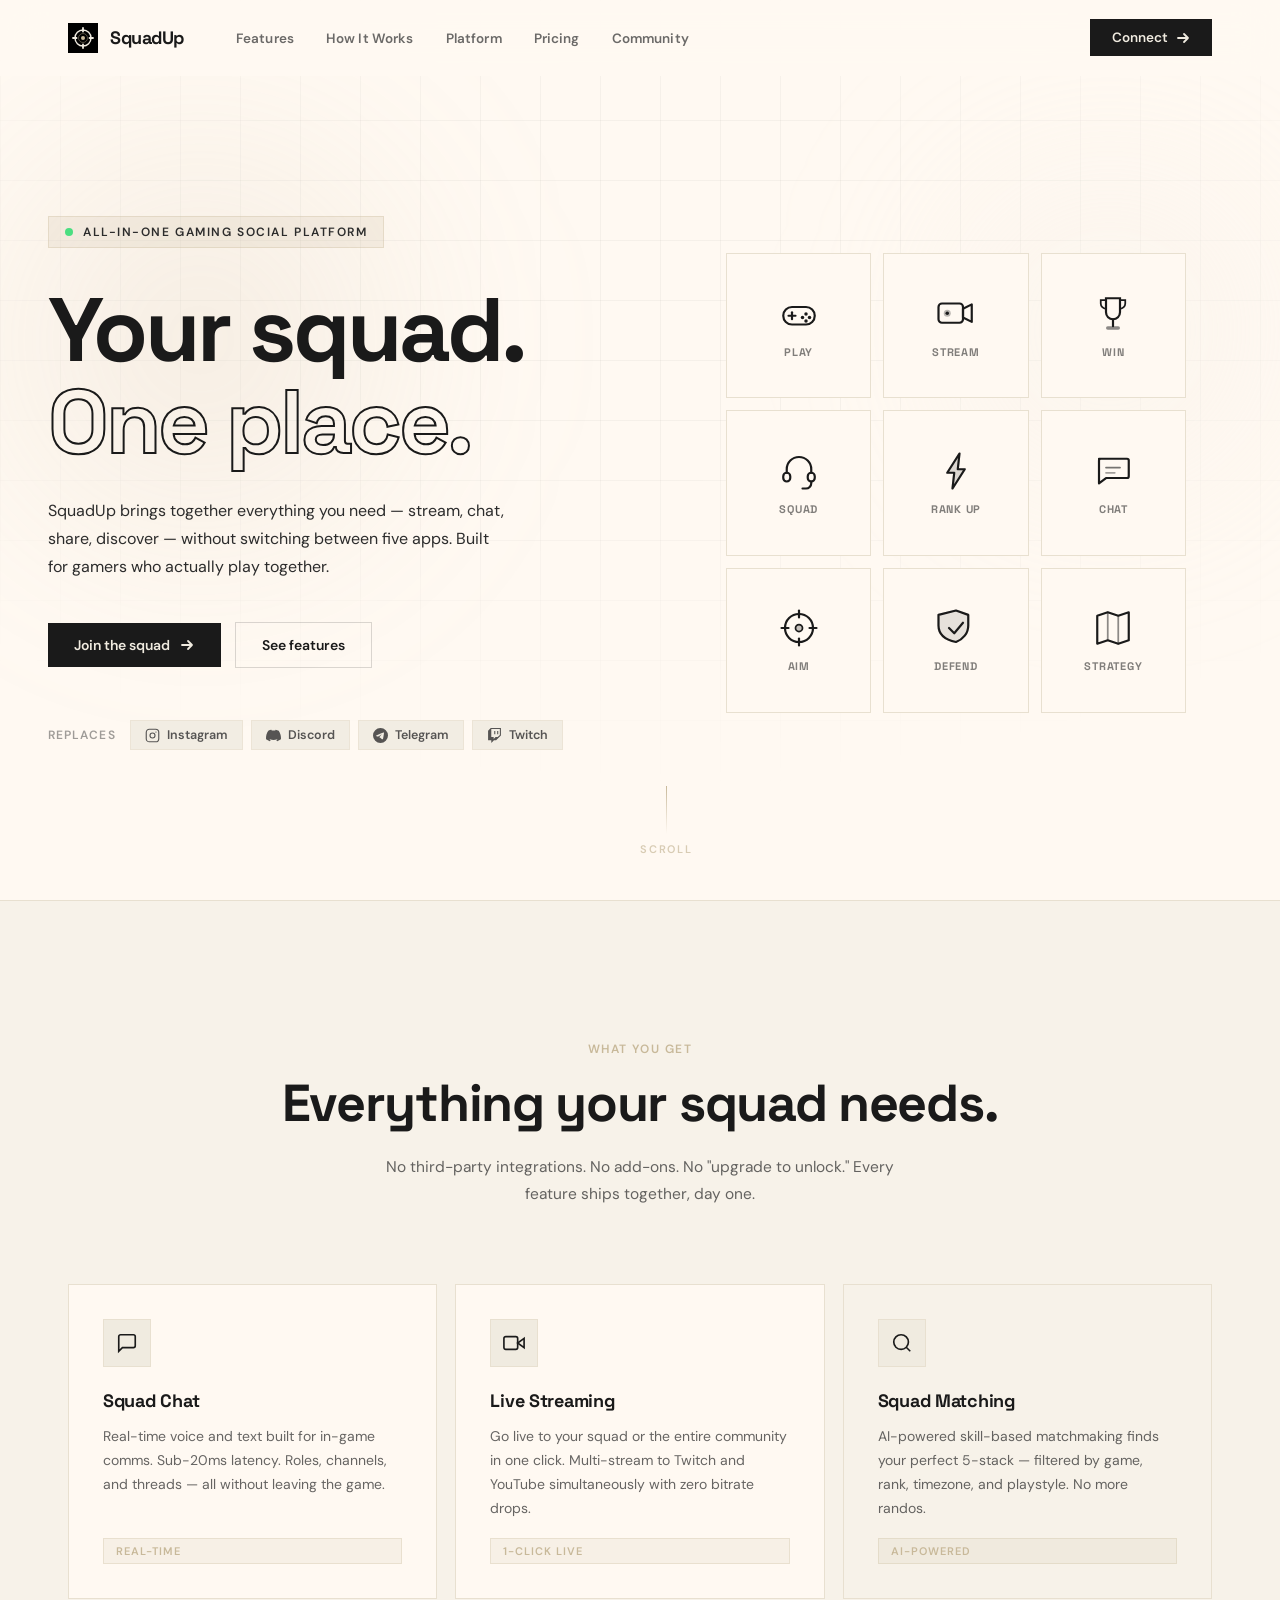
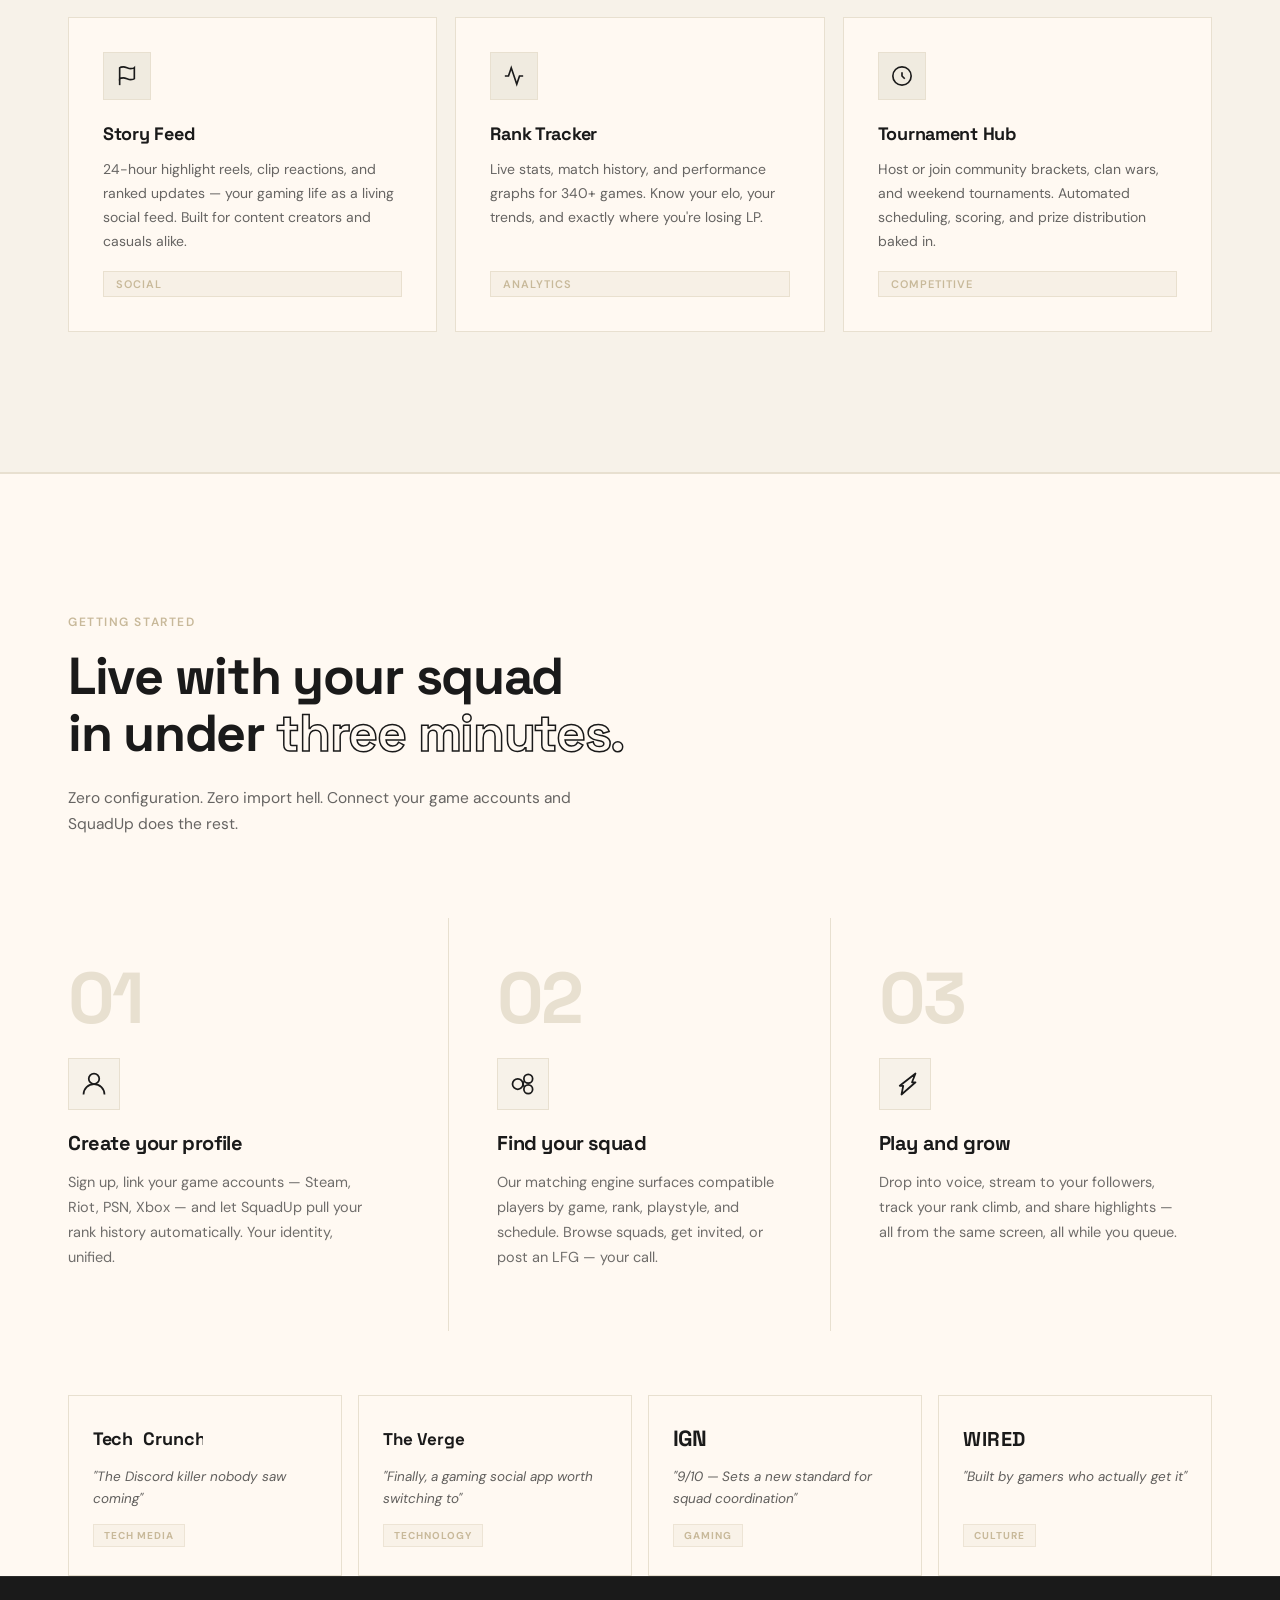
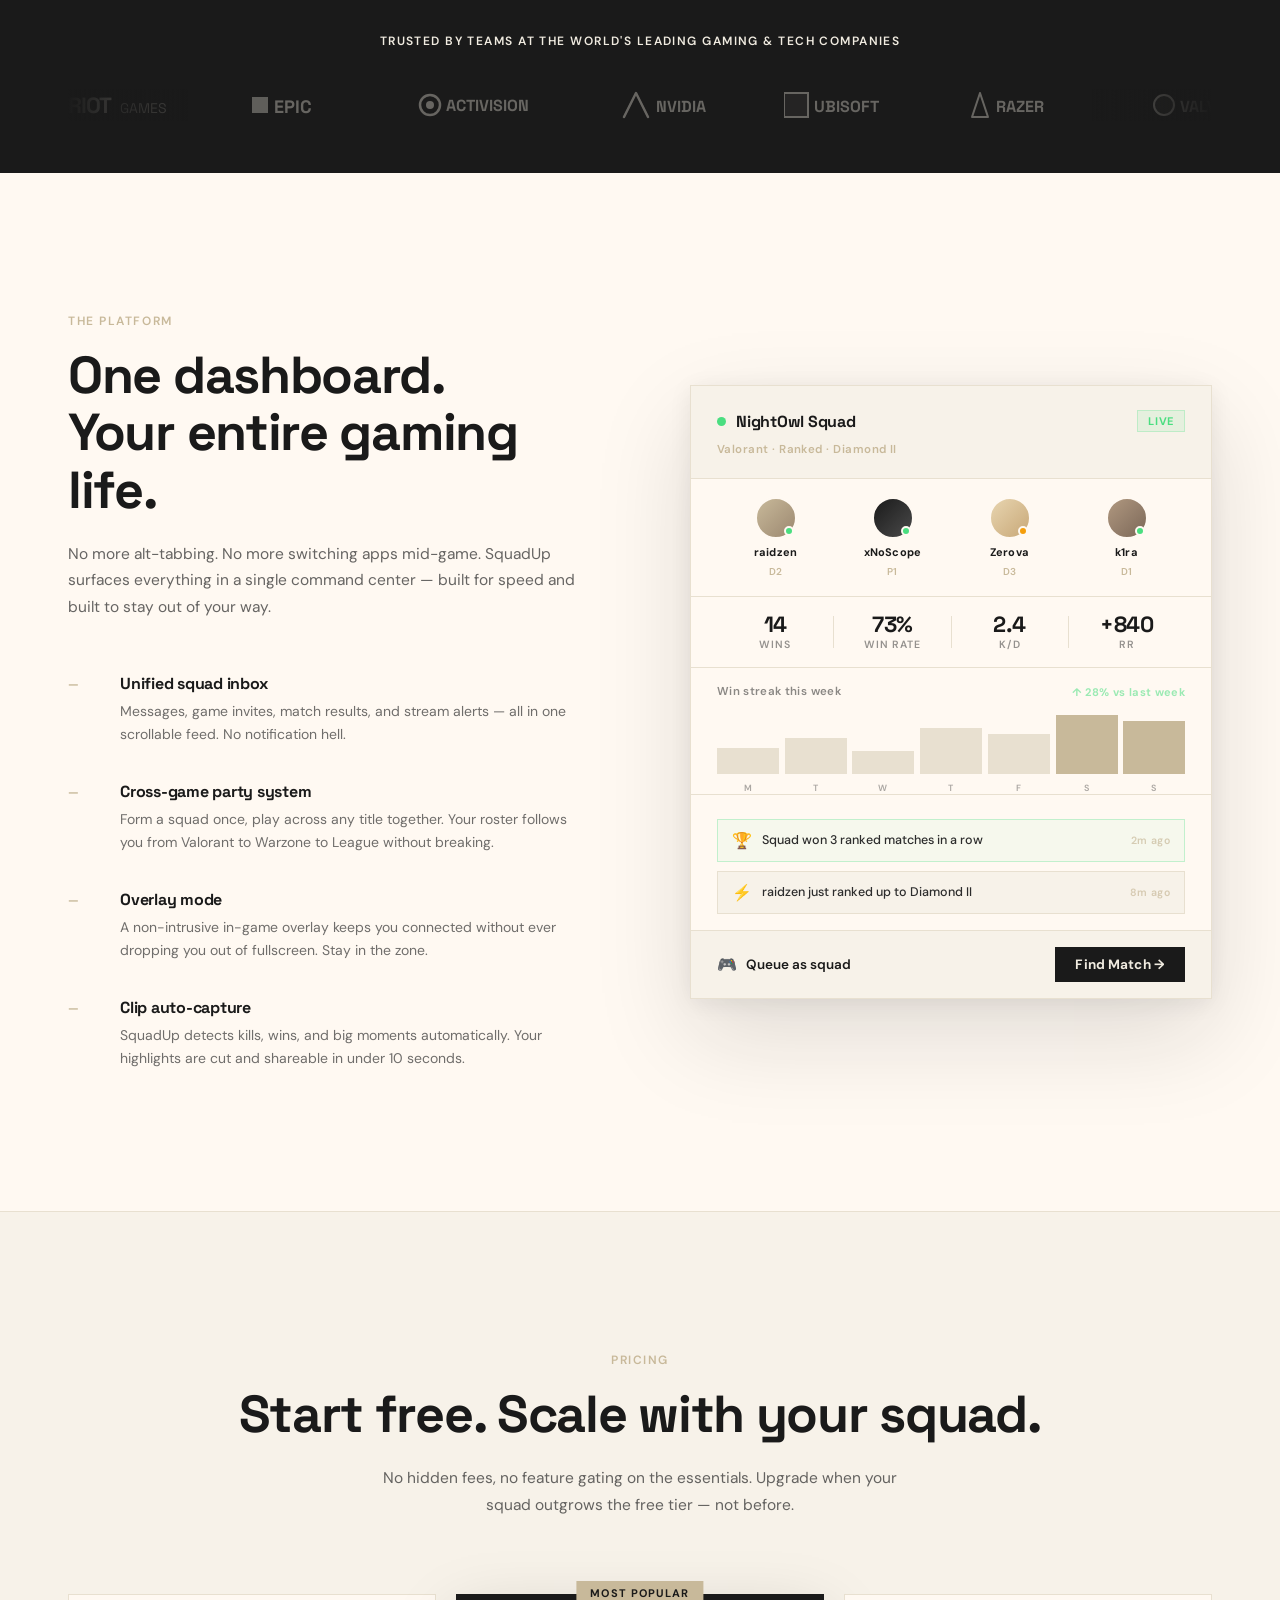
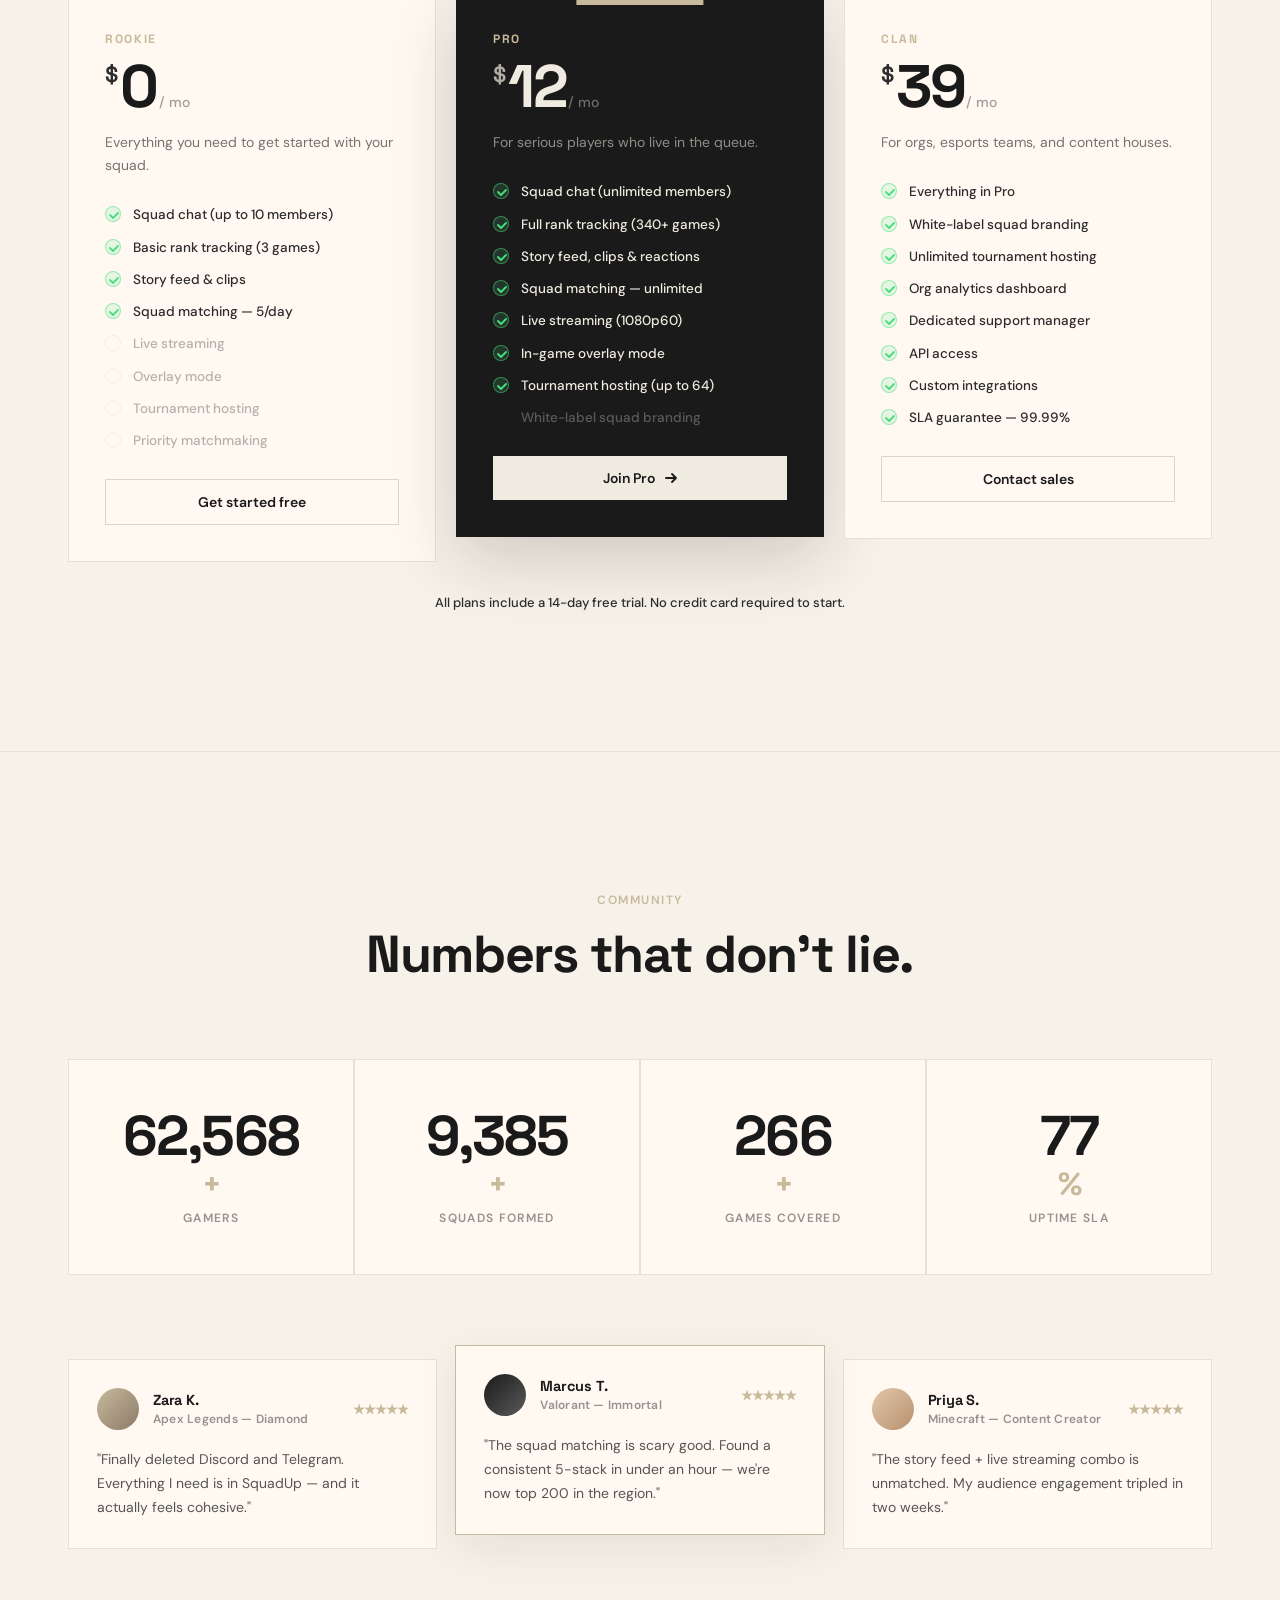
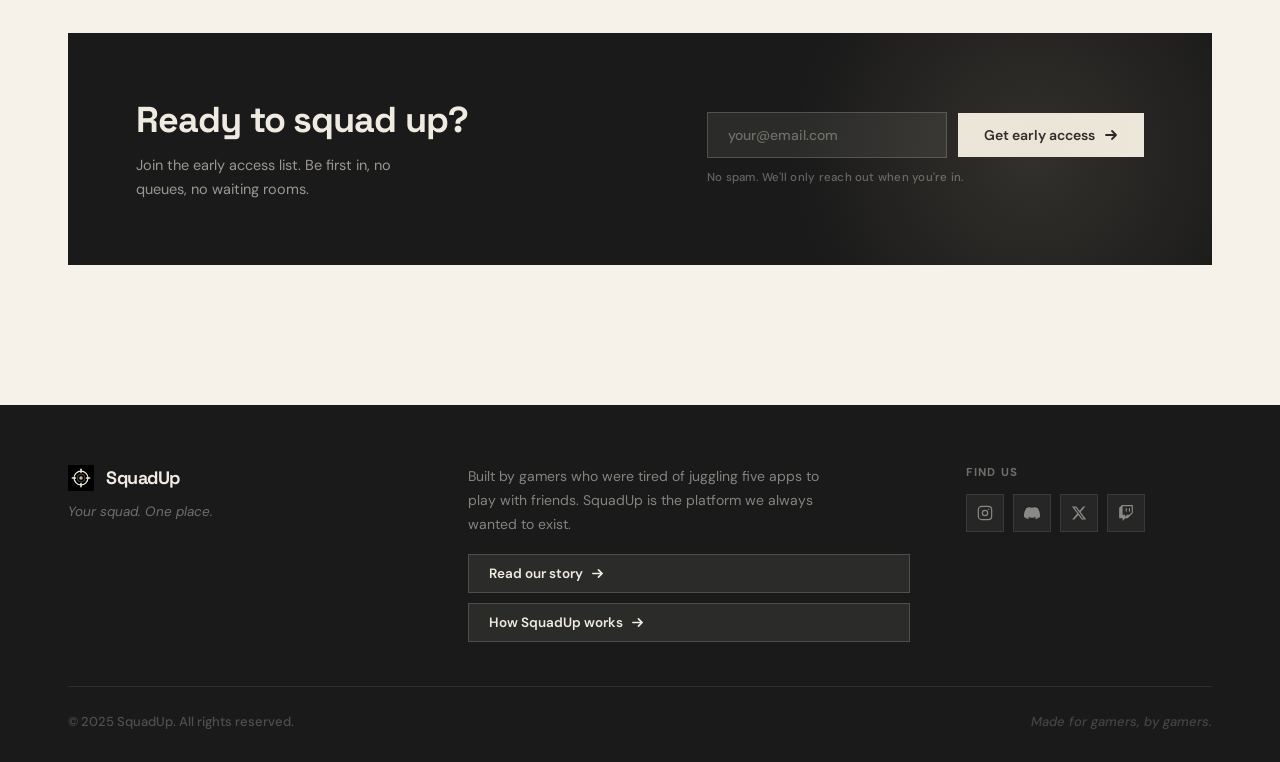
<file: index.html>
<!DOCTYPE html>
<html lang="en">
<head>
  <meta charset="UTF-8" />
  <meta name="viewport" content="width=device-width, initial-scale=1.0"/>
  <title>SquadUp</title>
  <link rel="stylesheet" href="style.css" />
  <link rel="preconnect" href="https://fonts.googleapis.com" />
  <link rel="preconnect" href="https://fonts.gstatic.com" crossorigin />
  <link href="https://fonts.googleapis.com/css2?family=DM+Sans:wght@300;400;500;600;700&family=Space+Grotesk:wght@400;500;600;700&display=swap" rel="stylesheet" />
</head>
<body>

  <!-- ═══════════════════ NAVBAR ═══════════════════ -->
  <nav class="navbar" id="navbar">
    <div class="nav-inner">
      <a href="/" class="nav-logo">
        <div class="logo-mark">
          <svg width="30" height="30" viewBox="0 0 30 30" fill="none" xmlns="http://www.w3.org/2000/svg">
            <rect width="30" height="30" fill="#000000"/>
            <!-- Crosshair outer ring -->
            <circle cx="15" cy="15" r="8" stroke="#f0ebe0" stroke-width="1.4" fill="none"/>
            <!-- Crosshair tick marks -->
            <line x1="15" y1="5" x2="15" y2="8.5" stroke="#f0ebe0" stroke-width="1.8" stroke-linecap="round"/>
            <line x1="15" y1="21.5" x2="15" y2="25" stroke="#f0ebe0" stroke-width="1.8" stroke-linecap="round"/>
            <line x1="5" y1="15" x2="8.5" y2="15" stroke="#f0ebe0" stroke-width="1.8" stroke-linecap="round"/>
            <line x1="21.5" y1="15" x2="25" y2="15" stroke="#f0ebe0" stroke-width="1.8" stroke-linecap="round"/>
            <!-- Center dot -->
            <circle cx="15" cy="15" r="2" fill="#c8b99a"/>
            <!-- Inner ring -->
            <circle cx="15" cy="15" r="4.5" stroke="#c8b99a" stroke-width="0.8" fill="none" opacity="0.5"/>
          </svg>
        </div>
        <span class="logo-text">SquadUp</span>
      </a>

      <ul class="nav-links">
        <li><a href="#features" class="nav-link">Features</a></li>
        <li><a href="#how-it-works" class="nav-link">How It Works</a></li>
        <li><a href="#platform" class="nav-link">Platform</a></li>
        <li><a href="#pricing" class="nav-link">Pricing</a></li>
        <li><a href="#community" class="nav-link">Community</a></li>
      </ul>

      <div class="nav-right">
        <a href="#connect" class="btn-connect">
          <span>Connect</span>
          <svg width="14" height="14" viewBox="0 0 14 14" fill="none">
            <path d="M2 7H12M12 7L8 3M12 7L8 11" stroke="currentColor" stroke-width="1.8" stroke-linecap="round" stroke-linejoin="round"/>
          </svg>
        </a>
      </div>

      <div class="nav-hamburger-wrap">
        <button class="nav-hamburger" id="navHamburger" aria-label="Menu">
          <span></span><span></span><span></span>
        </button>
        <div class="mobile-menu" id="mobileMenu">
          <a href="#features" class="mobile-link">Features</a>
          <a href="#how-it-works" class="mobile-link">How It Works</a>
          <a href="#platform" class="mobile-link">Platform</a>
          <a href="#pricing" class="mobile-link">Pricing</a>
          <a href="#community" class="mobile-link">Community</a>
          <a href="#connect" class="mobile-link mobile-link--cta">Connect →</a>
        </div>
      </div>
    </div>
  </nav>

  <!-- ═══════════════════ HERO ═══════════════════ -->
  <section class="hero" id="hero">
    <div class="hero-bg-grid"></div>
    <div class="hero-orb hero-orb--1"></div>
    <div class="hero-orb hero-orb--2"></div>

    <div class="hero-split">
      <div class="hero-left">
        <div class="hero-eyebrow reveal">
          <span class="dot-pulse"></span>
          All-in-one gaming social platform
        </div>
        <h1 class="hero-title reveal reveal--delay-1">
          Your squad.<br/>
          <em>One place.</em>
        </h1>
        <p class="hero-sub reveal reveal--delay-2">
          SquadUp brings together everything you need — stream, chat, share, discover —
          without switching between five apps. Built for gamers who actually play together.
        </p>
        <div class="hero-cta reveal reveal--delay-3">
          <a href="#connect" class="btn-primary">
            Join the squad
            <svg width="16" height="16" viewBox="0 0 16 16" fill="none">
              <path d="M3 8H13M13 8L9 4M13 8L9 12" stroke="currentColor" stroke-width="1.8" stroke-linecap="round" stroke-linejoin="round"/>
            </svg>
          </a>
          <a href="#features" class="btn-ghost">See features</a>
        </div>
        <div class="hero-platforms reveal reveal--delay-4">
          <span class="platform-label">Replaces</span>
          <div class="platform-pills">
            <div class="pill">
              <svg width="15" height="15" viewBox="0 0 24 24" fill="none" stroke="currentColor" stroke-width="1.8"><rect x="2" y="2" width="20" height="20" rx="5"/><circle cx="12" cy="12" r="4"/><circle cx="17.5" cy="6.5" r="1" fill="currentColor" stroke="none"/></svg>
              Instagram
            </div>
            <div class="pill">
              <svg width="15" height="15" viewBox="0 0 24 24" fill="currentColor"><path d="M20.317 4.37a19.791 19.791 0 0 0-4.885-1.515.074.074 0 0 0-.079.037c-.21.375-.444.864-.608 1.25a18.27 18.27 0 0 0-5.487 0 12.64 12.64 0 0 0-.617-1.25.077.077 0 0 0-.079-.037A19.736 19.736 0 0 0 3.677 4.37a.07.07 0 0 0-.032.027C.533 9.046-.32 13.58.099 18.057a.082.082 0 0 0 .031.057 19.9 19.9 0 0 0 5.993 3.03.078.078 0 0 0 .084-.028c.462-.63.874-1.295 1.226-1.994a.076.076 0 0 0-.041-.106 13.107 13.107 0 0 1-1.872-.892.077.077 0 0 1-.008-.128 10.2 10.2 0 0 0 .372-.292.074.074 0 0 1 .077-.01c3.928 1.793 8.18 1.793 12.062 0a.074.074 0 0 1 .078.01c.12.098.246.198.373.292a.077.077 0 0 1-.006.127 12.299 12.299 0 0 1-1.873.892.077.077 0 0 0-.041.107c.36.698.772 1.362 1.225 1.993a.076.076 0 0 0 .084.028 19.839 19.839 0 0 0 6.002-3.03.077.077 0 0 0 .032-.054c.5-5.177-.838-9.674-3.549-13.66a.061.061 0 0 0-.031-.03z"/></svg>
              Discord
            </div>
            <div class="pill">
              <svg width="15" height="15" viewBox="0 0 24 24" fill="currentColor"><path d="M11.944 0A12 12 0 0 0 0 12a12 12 0 0 0 12 12 12 12 0 0 0 12-12A12 12 0 0 0 12 0a12 12 0 0 0-.056 0zm4.962 7.224c.1-.002.321.023.465.14a.506.506 0 0 1 .171.325c.016.093.036.306.02.472-.18 1.898-.96 6.502-1.36 8.627-.168.9-.499 1.201-.82 1.23-.696.065-1.225-.46-1.9-.902-1.056-.693-1.653-1.124-2.678-1.8-1.185-.78-.417-1.21.258-1.91.177-.184 3.247-2.977 3.307-3.23.007-.032.014-.15-.056-.212s-.174-.041-.249-.024c-.106.024-1.793 1.14-5.061 3.345-.48.33-.913.49-1.302.48-.428-.008-1.252-.241-1.865-.44-.752-.245-1.349-.374-1.297-.789.027-.216.325-.437.893-.663 3.498-1.524 5.83-2.529 6.998-3.014 3.332-1.386 4.025-1.627 4.476-1.635z"/></svg>
              Telegram
            </div>
            <div class="pill">
              <svg width="15" height="15" viewBox="0 0 24 24" fill="currentColor"><path d="M11.571 4.714h1.715v5.143H11.57zm4.715 0H18v5.143h-1.714zM6 0L1.714 4.286v15.428h5.143V24l4.286-4.286h3.428L22.286 12V0zm14.571 11.143l-3.428 3.428h-3.429l-3 3v-3H6.857V1.714h13.714z"/></svg>
              Twitch
            </div>
          </div>
        </div>
      </div>

      <div class="hero-right reveal reveal--delay-2">
        <div class="gamer-icons-grid">
          <div class="gicon-card gicon-card--lg gicon-pulse">
            <svg class="gicon" viewBox="0 0 48 48" fill="none">
              <rect x="6" y="16" width="36" height="20" rx="10" fill="none" stroke="currentColor" stroke-width="2.5"/>
              <line x1="16" y1="22" x2="16" y2="30" stroke="currentColor" stroke-width="2.5" stroke-linecap="round"/>
              <line x1="12" y1="26" x2="20" y2="26" stroke="currentColor" stroke-width="2.5" stroke-linecap="round"/>
              <circle cx="32" cy="24" r="2" fill="currentColor"/>
              <circle cx="36" cy="28" r="2" fill="currentColor"/>
              <circle cx="28" cy="28" r="2" fill="currentColor"/>
              <circle cx="32" cy="32" r="2" fill="currentColor"/>
            </svg>
            <span class="gicon-label">Play</span>
          </div>
          <div class="gicon-card gicon-float-1">
            <svg class="gicon" viewBox="0 0 48 48" fill="none">
              <rect x="4" y="12" width="28" height="22" rx="4" fill="none" stroke="currentColor" stroke-width="2.5"/>
              <path d="M32 18l10-5v20l-10-5V18z" stroke="currentColor" stroke-width="2.5" stroke-linejoin="round"/>
              <circle cx="14" cy="23" r="4" fill="currentColor" opacity="0.3"/>
              <circle cx="14" cy="23" r="2" fill="currentColor"/>
            </svg>
            <span class="gicon-label">Stream</span>
          </div>
          <div class="gicon-card gicon-float-2">
            <svg class="gicon" viewBox="0 0 48 48" fill="none">
              <path d="M16 6h16v16a8 8 0 0 1-16 0V6z" stroke="currentColor" stroke-width="2.5" fill="none"/>
              <path d="M10 8H16v10a6 6 0 0 1-6-6V8z" stroke="currentColor" stroke-width="2" fill="none"/>
              <path d="M32 8h6v4a6 6 0 0 1-6 6V8z" stroke="currentColor" stroke-width="2" fill="none"/>
              <line x1="24" y1="30" x2="24" y2="38" stroke="currentColor" stroke-width="2.5" stroke-linecap="round"/>
              <rect x="16" y="38" width="16" height="4" rx="2" fill="currentColor" opacity="0.5"/>
            </svg>
            <span class="gicon-label">Win</span>
          </div>
          <div class="gicon-card gicon-float-3">
            <svg class="gicon" viewBox="0 0 48 48" fill="none">
              <path d="M10 26v-4a14 14 0 0 1 28 0v4" stroke="currentColor" stroke-width="2.5" stroke-linecap="round"/>
              <rect x="6" y="26" width="8" height="10" rx="4" fill="none" stroke="currentColor" stroke-width="2.5"/>
              <rect x="34" y="26" width="8" height="10" rx="4" fill="none" stroke="currentColor" stroke-width="2.5"/>
              <path d="M38 36v2a6 6 0 0 1-6 6h-4" stroke="currentColor" stroke-width="2.5" stroke-linecap="round"/>
            </svg>
            <span class="gicon-label">Squad</span>
          </div>
          <div class="gicon-card gicon-card--lg gicon-float-4">
            <svg class="gicon" viewBox="0 0 48 48" fill="none">
              <polygon points="28,4 14,26 22,26 20,44 34,22 26,22" stroke="currentColor" stroke-width="2.5" stroke-linejoin="round" fill="currentColor" opacity="0.15"/>
              <polygon points="28,4 14,26 22,26 20,44 34,22 26,22" stroke="currentColor" stroke-width="2.5" stroke-linejoin="round" fill="none"/>
            </svg>
            <span class="gicon-label">Rank Up</span>
          </div>
          <div class="gicon-card gicon-float-5">
            <svg class="gicon" viewBox="0 0 48 48" fill="none">
              <path d="M8 10h32a2 2 0 0 1 2 2v18a2 2 0 0 1-2 2H16l-8 6V12a2 2 0 0 1 2-2z" stroke="currentColor" stroke-width="2.5" stroke-linejoin="round"/>
              <line x1="16" y1="20" x2="32" y2="20" stroke="currentColor" stroke-width="2" stroke-linecap="round" opacity="0.6"/>
              <line x1="16" y1="26" x2="26" y2="26" stroke="currentColor" stroke-width="2" stroke-linecap="round" opacity="0.4"/>
            </svg>
            <span class="gicon-label">Chat</span>
          </div>
          <div class="gicon-card gicon-float-6">
            <svg class="gicon" viewBox="0 0 48 48" fill="none">
              <circle cx="24" cy="24" r="16" stroke="currentColor" stroke-width="2.5"/>
              <circle cx="24" cy="24" r="4" fill="currentColor" opacity="0.25"/>
              <circle cx="24" cy="24" r="4" stroke="currentColor" stroke-width="2"/>
              <line x1="24" y1="4" x2="24" y2="12" stroke="currentColor" stroke-width="2.5" stroke-linecap="round"/>
              <line x1="24" y1="36" x2="24" y2="44" stroke="currentColor" stroke-width="2.5" stroke-linecap="round"/>
              <line x1="4" y1="24" x2="12" y2="24" stroke="currentColor" stroke-width="2.5" stroke-linecap="round"/>
              <line x1="36" y1="24" x2="44" y2="24" stroke="currentColor" stroke-width="2.5" stroke-linecap="round"/>
            </svg>
            <span class="gicon-label">Aim</span>
          </div>
          <div class="gicon-card gicon-float-7">
            <svg class="gicon" viewBox="0 0 48 48" fill="none">
              <path d="M24 4l14 5v12c0 9-6 16-14 19C10 37 4 30 4 21V9l20-5z" stroke="currentColor" stroke-width="2.5" stroke-linejoin="round" fill="currentColor" opacity="0.1"/>
              <path d="M24 4l14 5v12c0 9-6 16-14 19C10 37 4 30 4 21V9l20-5z" stroke="currentColor" stroke-width="2.5" stroke-linejoin="round"/>
              <path d="M16 24l6 6 10-12" stroke="currentColor" stroke-width="2.5" stroke-linecap="round" stroke-linejoin="round"/>
            </svg>
            <span class="gicon-label">Defend</span>
          </div>
          <div class="gicon-card gicon-float-1">
            <svg class="gicon" viewBox="0 0 48 48" fill="none">
              <path d="M6 10l12-4 12 4 12-4v32l-12 4-12-4-12 4V10z" stroke="currentColor" stroke-width="2.5" stroke-linejoin="round"/>
              <line x1="18" y1="6" x2="18" y2="38" stroke="currentColor" stroke-width="2" stroke-linecap="round" opacity="0.5"/>
              <line x1="30" y1="10" x2="30" y2="42" stroke="currentColor" stroke-width="2" stroke-linecap="round" opacity="0.5"/>
            </svg>
            <span class="gicon-label">Strategy</span>
          </div>
        </div>
      </div>
    </div>

    <div class="hero-scroll-hint reveal reveal--delay-5">
      <div class="scroll-line"></div>
      <span>scroll</span>
    </div>
  </section>

  <!-- ═══════════════════ FEATURES ═══════════════════ -->
  <section class="features-section" id="features">
    <div class="section-inner">
      <div class="section-header">
        <p class="section-eyebrow">What you get</p>
        <h2 class="section-title">Everything your squad needs.</h2>
        <p class="section-desc">No third-party integrations. No add-ons. No "upgrade to unlock." Every feature ships together, day one.</p>
      </div>

      <div class="features-grid">
        <div class="feature-card reveal">
          <div class="feature-icon">
            <svg width="22" height="22" viewBox="0 0 24 24" fill="none" stroke="currentColor" stroke-width="1.8"><path d="M21 15a2 2 0 0 1-2 2H7l-4 4V5a2 2 0 0 1 2-2h14a2 2 0 0 1 2 2z"/></svg>
          </div>
          <h3 class="feature-title">Squad Chat</h3>
          <p class="feature-body">Real-time voice and text built for in-game comms. Sub-20ms latency. Roles, channels, and threads — all without leaving the game.</p>
          <span class="feature-tag">Real-time</span>
        </div>

        <div class="feature-card reveal reveal--delay-1">
          <div class="feature-icon">
            <svg width="22" height="22" viewBox="0 0 24 24" fill="none" stroke="currentColor" stroke-width="1.8"><polygon points="23 7 16 12 23 17 23 7"/><rect x="1" y="5" width="15" height="14" rx="2" ry="2"/></svg>
          </div>
          <h3 class="feature-title">Live Streaming</h3>
          <p class="feature-body">Go live to your squad or the entire community in one click. Multi-stream to Twitch and YouTube simultaneously with zero bitrate drops.</p>
          <span class="feature-tag">1-click live</span>
        </div>

        <div class="feature-card feature-card--warm reveal reveal--delay-2">
          <div class="feature-icon">
            <svg width="22" height="22" viewBox="0 0 24 24" fill="none" stroke="currentColor" stroke-width="1.8"><circle cx="11" cy="11" r="8"/><path d="m21 21-4.35-4.35"/></svg>
          </div>
          <h3 class="feature-title">Squad Matching</h3>
          <p class="feature-body">AI-powered skill-based matchmaking finds your perfect 5-stack — filtered by game, rank, timezone, and playstyle. No more randos.</p>
          <span class="feature-tag">AI-powered</span>
        </div>

        <div class="feature-card reveal reveal--delay-1">
          <div class="feature-icon">
            <svg width="22" height="22" viewBox="0 0 24 24" fill="none" stroke="currentColor" stroke-width="1.8"><path d="M4 15s1-1 4-1 5 2 8 2 4-1 4-1V3s-1 1-4 1-5-2-8-2-4 1-4 1z"/><line x1="4" y1="22" x2="4" y2="15"/></svg>
          </div>
          <h3 class="feature-title">Story Feed</h3>
          <p class="feature-body">24-hour highlight reels, clip reactions, and ranked updates — your gaming life as a living social feed. Built for content creators and casuals alike.</p>
          <span class="feature-tag">Social</span>
        </div>

        <div class="feature-card reveal reveal--delay-2">
          <div class="feature-icon">
            <svg width="22" height="22" viewBox="0 0 24 24" fill="none" stroke="currentColor" stroke-width="1.8"><polyline points="22 12 18 12 15 21 9 3 6 12 2 12"/></svg>
          </div>
          <h3 class="feature-title">Rank Tracker</h3>
          <p class="feature-body">Live stats, match history, and performance graphs for 340+ games. Know your elo, your trends, and exactly where you're losing LP.</p>
          <span class="feature-tag">Analytics</span>
        </div>

        <div class="feature-card reveal reveal--delay-3">
          <div class="feature-icon">
            <svg width="22" height="22" viewBox="0 0 24 24" fill="none" stroke="currentColor" stroke-width="1.8"><circle cx="12" cy="12" r="10"/><path d="M12 8v4l3 3"/></svg>
          </div>
          <h3 class="feature-title">Tournament Hub</h3>
          <p class="feature-body">Host or join community brackets, clan wars, and weekend tournaments. Automated scheduling, scoring, and prize distribution baked in.</p>
          <span class="feature-tag">Competitive</span>
        </div>
      </div>
    </div>
  </section>

  <!-- ═══════════════════ HOW IT WORKS ═══════════════════ -->
  <section class="how-section" id="how-it-works">
    <div class="section-inner">
      <div class="how-header">
        <p class="section-eyebrow">Getting started</p>
        <h2 class="section-title">Live with your squad<br/>in under <em>three minutes.</em></h2>
        <p class="section-desc">Zero configuration. Zero import hell. Connect your game accounts and SquadUp does the rest.</p>
      </div>

      <div class="how-steps">

        <div class="how-step reveal">
          <div class="how-step-num">01</div>
          <div class="how-step-body">
            <div class="how-step-icon">
              <svg width="28" height="28" viewBox="0 0 32 32" fill="none" stroke="currentColor" stroke-width="2">
                <circle cx="16" cy="10" r="6"/>
                <path d="M4 28c0-6.627 5.373-12 12-12s12 5.373 12 12"/>
              </svg>
            </div>
            <h3 class="how-step-title">Create your profile</h3>
            <p class="how-step-desc">Sign up, link your game accounts — Steam, Riot, PSN, Xbox — and let SquadUp pull your rank history automatically. Your identity, unified.</p>
          </div>
          <div class="how-step-connector"></div>
        </div>

        <div class="how-step reveal reveal--delay-1">
          <div class="how-step-num">02</div>
          <div class="how-step-body">
            <div class="how-step-icon">
              <svg width="28" height="28" viewBox="0 0 32 32" fill="none" stroke="currentColor" stroke-width="2">
                <circle cx="10" cy="16" r="6"/>
                <circle cx="22" cy="10" r="5"/>
                <circle cx="22" cy="22" r="5"/>
                <line x1="16" y1="16" x2="17" y2="13"/>
                <line x1="16" y1="16" x2="17" y2="19"/>
              </svg>
            </div>
            <h3 class="how-step-title">Find your squad</h3>
            <p class="how-step-desc">Our matching engine surfaces compatible players by game, rank, playstyle, and schedule. Browse squads, get invited, or post an LFG — your call.</p>
          </div>
          <div class="how-step-connector"></div>
        </div>

        <div class="how-step reveal reveal--delay-2">
          <div class="how-step-num">03</div>
          <div class="how-step-body">
            <div class="how-step-icon">
              <svg width="28" height="28" viewBox="0 0 32 32" fill="none" stroke="currentColor" stroke-width="2">
                <polygon points="28,4 10,18 14,18 12,28 28,14 24,14" stroke-linejoin="round"/>
              </svg>
            </div>
            <h3 class="how-step-title">Play and grow</h3>
            <p class="how-step-desc">Drop into voice, stream to your followers, track your rank climb, and share highlights — all from the same screen, all while you queue.</p>
          </div>
        </div>

      </div>

      <!-- Press cards grid -->
      <div class="press-cards reveal reveal--delay-3">
        <div class="press-card">
          <div class="press-card-logo">
            <svg viewBox="0 0 110 28" fill="none">
              <text x="0" y="21" font-family="Space Grotesk, sans-serif" font-weight="700" font-size="18" fill="currentColor" letter-spacing="-0.5">Tech</text>
              <text x="50" y="21" font-family="Space Grotesk, sans-serif" font-weight="700" font-size="18" fill="currentColor">Crunch</text>
            </svg>
          </div>
          <p class="press-card-quote">"The Discord killer nobody saw coming"</p>
          <span class="press-card-tag">Tech Media</span>
        </div>
        <div class="press-card">
          <div class="press-card-logo">
            <svg viewBox="0 0 90 28" fill="none">
              <text x="0" y="21" font-family="Space Grotesk, sans-serif" font-weight="700" font-size="17" fill="currentColor">The Verge</text>
            </svg>
          </div>
          <p class="press-card-quote">"Finally, a gaming social app worth switching to"</p>
          <span class="press-card-tag">Technology</span>
        </div>
        <div class="press-card">
          <div class="press-card-logo">
            <svg viewBox="0 0 50 28" fill="none">
              <text x="0" y="22" font-family="Space Grotesk, sans-serif" font-weight="900" font-size="22" fill="currentColor" letter-spacing="-1">IGN</text>
            </svg>
          </div>
          <p class="press-card-quote">"9/10 — Sets a new standard for squad coordination"</p>
          <span class="press-card-tag">Gaming</span>
        </div>
        <div class="press-card">
          <div class="press-card-logo">
            <svg viewBox="0 0 70 28" fill="none">
              <text x="0" y="22" font-family="Space Grotesk, sans-serif" font-weight="900" font-size="20" fill="currentColor" letter-spacing="0.5">WIRED</text>
            </svg>
          </div>
          <p class="press-card-quote">"Built by gamers who actually get it"</p>
          <span class="press-card-tag">Culture</span>
        </div>
      </div>

    </div>
  </section>

  <!-- ═══════════════════ TRUSTED BY ═══════════════════ -->
  <section class="trusted-section" id="trusted">
    <div class="trusted-inner">
      <p class="trusted-label reveal">Trusted by teams at the world's leading gaming & tech companies</p>
      <div class="trusted-marquee-wrap reveal reveal--delay-1">
        <div class="trusted-marquee">
          <div class="marquee-track">
            <div class="trust-logo">
              <svg viewBox="0 0 120 32" fill="none" xmlns="http://www.w3.org/2000/svg">
                <text x="0" y="24" font-family="Space Grotesk, sans-serif" font-weight="700" font-size="22" fill="currentColor" letter-spacing="-1">RIOT</text>
                <text x="52" y="24" font-family="Space Grotesk, sans-serif" font-weight="400" font-size="14" fill="currentColor" opacity="0.5">GAMES</text>
              </svg>
            </div>
            <div class="trust-logo">
              <svg viewBox="0 0 100 32" fill="none">
                <rect x="0" y="8" width="16" height="16" fill="currentColor" opacity="0.9"/>
                <text x="22" y="24" font-family="Space Grotesk, sans-serif" font-weight="700" font-size="18" fill="currentColor">EPIC</text>
              </svg>
            </div>
            <div class="trust-logo">
              <svg viewBox="0 0 140 32" fill="none">
                <circle cx="14" cy="16" r="10" stroke="currentColor" stroke-width="2.5" fill="none"/>
                <circle cx="14" cy="16" r="4" fill="currentColor"/>
                <text x="30" y="22" font-family="Space Grotesk, sans-serif" font-weight="700" font-size="16" fill="currentColor">ACTIVISION</text>
              </svg>
            </div>
            <div class="trust-logo">
              <svg viewBox="0 0 100 32" fill="none">
                <path d="M4 28 L16 4 L28 28" stroke="currentColor" stroke-width="2.5" fill="none" stroke-linecap="round" stroke-linejoin="round"/>
                <text x="36" y="23" font-family="Space Grotesk, sans-serif" font-weight="700" font-size="16" fill="currentColor">NVIDIA</text>
              </svg>
            </div>
            <div class="trust-logo">
              <svg viewBox="0 0 120 32" fill="none">
                <rect x="0" y="4" width="24" height="24" rx="0" fill="currentColor" opacity="0.15"/>
                <rect x="0" y="4" width="24" height="24" rx="0" stroke="currentColor" stroke-width="2"/>
                <text x="30" y="23" font-family="Space Grotesk, sans-serif" font-weight="700" font-size="16" fill="currentColor">UBISOFT</text>
              </svg>
            </div>
            <div class="trust-logo">
              <svg viewBox="0 0 120 32" fill="none">
                <polygon points="12,4 20,28 4,28" stroke="currentColor" stroke-width="2" fill="none" stroke-linejoin="round"/>
                <text x="28" y="23" font-family="Space Grotesk, sans-serif" font-weight="700" font-size="16" fill="currentColor">RAZER</text>
              </svg>
            </div>
            <div class="trust-logo">
              <svg viewBox="0 0 110 32" fill="none">
                <circle cx="12" cy="16" r="10" fill="currentColor" opacity="0.12"/>
                <circle cx="12" cy="16" r="10" stroke="currentColor" stroke-width="2"/>
                <text x="28" y="23" font-family="Space Grotesk, sans-serif" font-weight="700" font-size="16" fill="currentColor">VALVE</text>
              </svg>
            </div>
            <div class="trust-logo">
              <svg viewBox="0 0 130 32" fill="none">
                <path d="M4 16 Q12 4 20 16 Q28 28 36 16" stroke="currentColor" stroke-width="2.5" fill="none" stroke-linecap="round"/>
                <text x="44" y="23" font-family="Space Grotesk, sans-serif" font-weight="700" font-size="16" fill="currentColor">CORSAIR</text>
              </svg>
            </div>
            <div class="trust-logo">
              <svg viewBox="0 0 110 32" fill="none">
                <rect x="2" y="8" width="20" height="16" rx="3" stroke="currentColor" stroke-width="2" fill="none"/>
                <line x1="7" y1="13" x2="17" y2="13" stroke="currentColor" stroke-width="1.8" stroke-linecap="round"/>
                <line x1="7" y1="19" x2="14" y2="19" stroke="currentColor" stroke-width="1.8" stroke-linecap="round"/>
                <text x="28" y="23" font-family="Space Grotesk, sans-serif" font-weight="700" font-size="16" fill="currentColor">NEXON</text>
              </svg>
            </div>
            <div class="trust-logo">
              <svg viewBox="0 0 90 32" fill="none">
                <path d="M16 4 L28 28 L4 28Z" fill="currentColor" opacity="0.15"/>
                <path d="M16 4 L28 28 L4 28Z" stroke="currentColor" stroke-width="2" stroke-linejoin="round" fill="none"/>
                <text x="36" y="23" font-family="Space Grotesk, sans-serif" font-weight="700" font-size="16" fill="currentColor">EA</text>
              </svg>
            </div>
            <!-- duplicate set for seamless loop -->
            <div class="trust-logo"><svg viewBox="0 0 120 32" fill="none"><text x="0" y="24" font-family="Space Grotesk, sans-serif" font-weight="700" font-size="22" fill="currentColor" letter-spacing="-1">RIOT</text><text x="52" y="24" font-family="Space Grotesk, sans-serif" font-weight="400" font-size="14" fill="currentColor" opacity="0.5">GAMES</text></svg></div>
            <div class="trust-logo"><svg viewBox="0 0 100 32" fill="none"><rect x="0" y="8" width="16" height="16" fill="currentColor" opacity="0.9"/><text x="22" y="24" font-family="Space Grotesk, sans-serif" font-weight="700" font-size="18" fill="currentColor">EPIC</text></svg></div>
            <div class="trust-logo"><svg viewBox="0 0 140 32" fill="none"><circle cx="14" cy="16" r="10" stroke="currentColor" stroke-width="2.5" fill="none"/><circle cx="14" cy="16" r="4" fill="currentColor"/><text x="30" y="22" font-family="Space Grotesk, sans-serif" font-weight="700" font-size="16" fill="currentColor">ACTIVISION</text></svg></div>
            <div class="trust-logo"><svg viewBox="0 0 100 32" fill="none"><path d="M4 28 L16 4 L28 28" stroke="currentColor" stroke-width="2.5" fill="none" stroke-linecap="round" stroke-linejoin="round"/><text x="36" y="23" font-family="Space Grotesk, sans-serif" font-weight="700" font-size="16" fill="currentColor">NVIDIA</text></svg></div>
            <div class="trust-logo"><svg viewBox="0 0 120 32" fill="none"><rect x="0" y="4" width="24" height="24" rx="0" fill="currentColor" opacity="0.15"/><rect x="0" y="4" width="24" height="24" rx="0" stroke="currentColor" stroke-width="2"/><text x="30" y="23" font-family="Space Grotesk, sans-serif" font-weight="700" font-size="16" fill="currentColor">UBISOFT</text></svg></div>
            <div class="trust-logo"><svg viewBox="0 0 120 32" fill="none"><polygon points="12,4 20,28 4,28" stroke="currentColor" stroke-width="2" fill="none" stroke-linejoin="round"/><text x="28" y="23" font-family="Space Grotesk, sans-serif" font-weight="700" font-size="16" fill="currentColor">RAZER</text></svg></div>
            <div class="trust-logo"><svg viewBox="0 0 110 32" fill="none"><circle cx="12" cy="16" r="10" fill="currentColor" opacity="0.12"/><circle cx="12" cy="16" r="10" stroke="currentColor" stroke-width="2"/><text x="28" y="23" font-family="Space Grotesk, sans-serif" font-weight="700" font-size="16" fill="currentColor">VALVE</text></svg></div>
            <div class="trust-logo"><svg viewBox="0 0 130 32" fill="none"><path d="M4 16 Q12 4 20 16 Q28 28 36 16" stroke="currentColor" stroke-width="2.5" fill="none" stroke-linecap="round"/><text x="44" y="23" font-family="Space Grotesk, sans-serif" font-weight="700" font-size="16" fill="currentColor">CORSAIR</text></svg></div>
            <div class="trust-logo"><svg viewBox="0 0 110 32" fill="none"><rect x="2" y="8" width="20" height="16" rx="3" stroke="currentColor" stroke-width="2" fill="none"/><line x1="7" y1="13" x2="17" y2="13" stroke="currentColor" stroke-width="1.8" stroke-linecap="round"/><line x1="7" y1="19" x2="14" y2="19" stroke="currentColor" stroke-width="1.8" stroke-linecap="round"/><text x="28" y="23" font-family="Space Grotesk, sans-serif" font-weight="700" font-size="16" fill="currentColor">NEXON</text></svg></div>
            <div class="trust-logo"><svg viewBox="0 0 90 32" fill="none"><path d="M16 4 L28 28 L4 28Z" fill="currentColor" opacity="0.15"/><path d="M16 4 L28 28 L4 28Z" stroke="currentColor" stroke-width="2" stroke-linejoin="round" fill="none"/><text x="36" y="23" font-family="Space Grotesk, sans-serif" font-weight="700" font-size="16" fill="currentColor">EA</text></svg></div>
          </div>
        </div>
      </div>
    </div>
  </section>

  <!-- ═══════════════════ PLATFORM ═══════════════════ -->
  <section class="platform-section" id="platform">
    <div class="section-inner">
      <div class="platform-layout">
        <div class="platform-left">
          <p class="section-eyebrow">The platform</p>
          <h2 class="section-title">One dashboard.<br/>Your entire gaming life.</h2>
          <p class="section-desc">No more alt-tabbing. No more switching apps mid-game. SquadUp surfaces everything in a single command center — built for speed and built to stay out of your way.</p>

          <div class="platform-steps">
            <div class="pstep reveal reveal--delay-1">
              <span class="pstep-num">—</span>
              <div class="pstep-content">
                <h4>Unified squad inbox</h4>
                <p>Messages, game invites, match results, and stream alerts — all in one scrollable feed. No notification hell.</p>
              </div>
            </div>
            <div class="pstep reveal reveal--delay-2">
              <span class="pstep-num">—</span>
              <div class="pstep-content">
                <h4>Cross-game party system</h4>
                <p>Form a squad once, play across any title together. Your roster follows you from Valorant to Warzone to League without breaking.</p>
              </div>
            </div>
            <div class="pstep reveal reveal--delay-3">
              <span class="pstep-num">—</span>
              <div class="pstep-content">
                <h4>Overlay mode</h4>
                <p>A non-intrusive in-game overlay keeps you connected without ever dropping you out of fullscreen. Stay in the zone.</p>
              </div>
            </div>
            <div class="pstep reveal reveal--delay-4">
              <span class="pstep-num">—</span>
              <div class="pstep-content">
                <h4>Clip auto-capture</h4>
                <p>SquadUp detects kills, wins, and big moments automatically. Your highlights are cut and shareable in under 10 seconds.</p>
              </div>
            </div>
          </div>
        </div>

        <div class="platform-right platform-visual">
          <div class="squad-dashboard reveal reveal--delay-1">
            <div class="dash-header">
              <div class="dash-title-row">
                <div class="active-dot"></div>
                <span class="dash-title">NightOwl Squad</span>
                <span class="dash-badge">LIVE</span>
              </div>
              <span class="dash-game-tag">Valorant · Ranked · Diamond II</span>
            </div>
            <div class="dash-members">
              <div class="dash-member">
                <div class="dmem-av dmem-av--1"><div class="dmem-status online"></div></div>
                <span class="dmem-name">raidzen</span>
                <span class="dmem-rank">D2</span>
              </div>
              <div class="dash-member">
                <div class="dmem-av dmem-av--2"><div class="dmem-status online"></div></div>
                <span class="dmem-name">xNoScope</span>
                <span class="dmem-rank">P1</span>
              </div>
              <div class="dash-member">
                <div class="dmem-av dmem-av--3"><div class="dmem-status away"></div></div>
                <span class="dmem-name">Zerova</span>
                <span class="dmem-rank">D3</span>
              </div>
              <div class="dash-member">
                <div class="dmem-av dmem-av--4"><div class="dmem-status online"></div></div>
                <span class="dmem-name">k1ra</span>
                <span class="dmem-rank">D1</span>
              </div>
            </div>
            <div class="dash-stats">
              <div class="dash-stat-item"><span class="dstat-val">14</span><span class="dstat-label">Wins</span></div>
              <div class="dash-stat-sep"></div>
              <div class="dash-stat-item"><span class="dstat-val">73%</span><span class="dstat-label">Win Rate</span></div>
              <div class="dash-stat-sep"></div>
              <div class="dash-stat-item"><span class="dstat-val">2.4</span><span class="dstat-label">K/D</span></div>
              <div class="dash-stat-sep"></div>
              <div class="dash-stat-item"><span class="dstat-val">+840</span><span class="dstat-label">RR</span></div>
            </div>
            <div class="dash-chart-label">
              <span>Win streak this week</span>
              <span class="dash-chart-up">↑ 28% vs last week</span>
            </div>
            <div class="dash-chart">
              <div class="dchart-bar" style="height:40%" data-day="M"></div>
              <div class="dchart-bar" style="height:55%" data-day="T"></div>
              <div class="dchart-bar" style="height:35%" data-day="W"></div>
              <div class="dchart-bar" style="height:70%" data-day="T"></div>
              <div class="dchart-bar" style="height:60%" data-day="F"></div>
              <div class="dchart-bar dchart-bar--active" style="height:90%" data-day="S"></div>
              <div class="dchart-bar dchart-bar--active" style="height:80%" data-day="S"></div>
            </div>
            <div class="dash-feed">
              <div class="dfeed-item dfeed-item--win" id="dashFeed1">
                <span class="dfeed-icon">🏆</span>
                <span class="dfeed-text">Squad won 3 ranked matches in a row</span>
                <span class="dfeed-time">2m ago</span>
              </div>
              <div class="dfeed-item" id="dashFeed2">
                <span class="dfeed-icon">⚡</span>
                <span class="dfeed-text">raidzen just ranked up to Diamond II</span>
                <span class="dfeed-time">8m ago</span>
              </div>
            </div>
            <div class="dash-action">
              <div class="dash-action-left">
                <span class="dash-action-icon">🎮</span>
                <span>Queue as squad</span>
              </div>
              <button class="dash-queue-btn" onclick="window.location.href='match.html'">Find Match →</button>
            </div>
          </div>

        </div>
      </div>
    </div>
  </section>

  <!-- ═══════════════════ PRICING ═══════════════════ -->
  <section class="pricing-section" id="pricing">
    <div class="section-inner">
      <div class="section-header">
        <p class="section-eyebrow">Pricing</p>
        <h2 class="section-title">Start free. Scale with your squad.</h2>
        <p class="section-desc">No hidden fees, no feature gating on the essentials. Upgrade when your squad outgrows the free tier — not before.</p>
      </div>

      <div class="pricing-grid">

        <div class="pricing-card reveal">
          <div class="pricing-card-top">
            <span class="pricing-plan">Rookie</span>
            <div class="pricing-amount">
              <span class="pricing-currency">$</span>
              <span class="pricing-price">0</span>
              <span class="pricing-period">/ mo</span>
            </div>
            <p class="pricing-tagline">Everything you need to get started with your squad.</p>
          </div>
          <ul class="pricing-features">
            <li class="pf-item pf-yes">Squad chat (up to 10 members)</li>
            <li class="pf-item pf-yes">Basic rank tracking (3 games)</li>
            <li class="pf-item pf-yes">Story feed & clips</li>
            <li class="pf-item pf-yes">Squad matching — 5/day</li>
            <li class="pf-item pf-no">Live streaming</li>
            <li class="pf-item pf-no">Overlay mode</li>
            <li class="pf-item pf-no">Tournament hosting</li>
            <li class="pf-item pf-no">Priority matchmaking</li>
          </ul>
          <a href="#connect" class="btn-ghost pricing-btn">Get started free</a>
        </div>

        <div class="pricing-card pricing-card--featured reveal reveal--delay-1">
          <div class="pricing-badge-wrap">
            <span class="pricing-popular">Most Popular</span>
          </div>
          <div class="pricing-card-top">
            <span class="pricing-plan pricing-plan--light">Pro</span>
            <div class="pricing-amount">
              <span class="pricing-currency pricing-currency--light">$</span>
              <span class="pricing-price pricing-price--light">12</span>
              <span class="pricing-period pricing-period--light">/ mo</span>
            </div>
            <p class="pricing-tagline pricing-tagline--light">For serious players who live in the queue.</p>
          </div>
          <ul class="pricing-features pricing-features--light">
            <li class="pf-item pf-yes">Squad chat (unlimited members)</li>
            <li class="pf-item pf-yes">Full rank tracking (340+ games)</li>
            <li class="pf-item pf-yes">Story feed, clips & reactions</li>
            <li class="pf-item pf-yes">Squad matching — unlimited</li>
            <li class="pf-item pf-yes">Live streaming (1080p60)</li>
            <li class="pf-item pf-yes">In-game overlay mode</li>
            <li class="pf-item pf-yes">Tournament hosting (up to 64)</li>
            <li class="pf-item pf-no">White-label squad branding</li>
          </ul>
          <a href="#connect" class="btn-primary pricing-btn pricing-btn--light">
            Join Pro
            <svg width="14" height="14" viewBox="0 0 14 14" fill="none">
              <path d="M2 7H12M12 7L8 3M12 7L8 11" stroke="currentColor" stroke-width="1.8" stroke-linecap="round" stroke-linejoin="round"/>
            </svg>
          </a>
        </div>

        <div class="pricing-card reveal reveal--delay-2">
          <div class="pricing-card-top">
            <span class="pricing-plan">Clan</span>
            <div class="pricing-amount">
              <span class="pricing-currency">$</span>
              <span class="pricing-price">39</span>
              <span class="pricing-period">/ mo</span>
            </div>
            <p class="pricing-tagline">For orgs, esports teams, and content houses.</p>
          </div>
          <ul class="pricing-features">
            <li class="pf-item pf-yes">Everything in Pro</li>
            <li class="pf-item pf-yes">White-label squad branding</li>
            <li class="pf-item pf-yes">Unlimited tournament hosting</li>
            <li class="pf-item pf-yes">Org analytics dashboard</li>
            <li class="pf-item pf-yes">Dedicated support manager</li>
            <li class="pf-item pf-yes">API access</li>
            <li class="pf-item pf-yes">Custom integrations</li>
            <li class="pf-item pf-yes">SLA guarantee — 99.99%</li>
          </ul>
          <a href="#connect" class="btn-ghost pricing-btn">Contact sales</a>
        </div>

      </div>

      <p class="pricing-note reveal">All plans include a 14-day free trial. No credit card required to start.</p>
    </div>
  </section>

  <!-- ═══════════════════ COMMUNITY ═══════════════════ -->
  <section class="community-section" id="community">
    <div class="section-inner">
      <div class="community-header">
        <p class="section-eyebrow">Community</p>
        <h2 class="section-title">Numbers that don't lie.</h2>
      </div>

      <div class="community-grid">
        <div class="community-stat reveal">
          <span class="cstat-num" data-target="80000">0</span>
          <span class="cstat-unit">+</span>
          <span class="cstat-label">Gamers</span>
        </div>
        <div class="community-stat reveal reveal--delay-1">
          <span class="cstat-num" data-target="12000">0</span>
          <span class="cstat-unit">+</span>
          <span class="cstat-label">Squads formed</span>
        </div>
        <div class="community-stat reveal reveal--delay-2">
          <span class="cstat-num" data-target="340">0</span>
          <span class="cstat-unit">+</span>
          <span class="cstat-label">Games covered</span>
        </div>
        <div class="community-stat reveal reveal--delay-3">
          <span class="cstat-num" data-target="99">0</span>
          <span class="cstat-unit">%</span>
          <span class="cstat-label">Uptime SLA</span>
        </div>
      </div>

      <div class="testimonials reveal reveal--delay-1">
        <div class="tcard">
          <div class="tcard-top">
            <div class="tcard-avatar ta1"></div>
            <div>
              <p class="tcard-name">Zara K.</p>
              <p class="tcard-game">Apex Legends — Diamond</p>
            </div>
            <div class="tcard-stars">★★★★★</div>
          </div>
          <p class="tcard-text">"Finally deleted Discord and Telegram. Everything I need is in SquadUp — and it actually feels cohesive."</p>
        </div>
        <div class="tcard tcard--mid">
          <div class="tcard-top">
            <div class="tcard-avatar ta2"></div>
            <div>
              <p class="tcard-name">Marcus T.</p>
              <p class="tcard-game">Valorant — Immortal</p>
            </div>
            <div class="tcard-stars">★★★★★</div>
          </div>
          <p class="tcard-text">"The squad matching is scary good. Found a consistent 5-stack in under an hour — we're now top 200 in the region."</p>
        </div>
        <div class="tcard">
          <div class="tcard-top">
            <div class="tcard-avatar ta3"></div>
            <div>
              <p class="tcard-name">Priya S.</p>
              <p class="tcard-game">Minecraft — Content Creator</p>
            </div>
            <div class="tcard-stars">★★★★★</div>
          </div>
          <p class="tcard-text">"The story feed + live streaming combo is unmatched. My audience engagement tripled in two weeks."</p>
        </div>
      </div>

      <!-- CTA Banner -->
      <div class="cta-banner reveal reveal--delay-2" id="connect">
        <div class="cta-banner-inner">
          <div class="cta-banner-glow"></div>
          <div class="cta-left">
            <h3 class="cta-title">Ready to squad up?</h3>
            <p class="cta-body">Join the early access list. Be first in, no queues, no waiting rooms.</p>
          </div>
          <div class="cta-right">
            <div class="cta-input-row">
              <input type="email" class="cta-input" placeholder="your@email.com" />
              <button class="btn-primary cta-btn">
                Get early access
                <svg width="14" height="14" viewBox="0 0 14 14" fill="none">
                  <path d="M2 7H12M12 7L8 3M12 7L8 11" stroke="currentColor" stroke-width="1.8" stroke-linecap="round" stroke-linejoin="round"/>
                </svg>
              </button>
            </div>
            <p class="cta-note">No spam. We'll only reach out when you're in.</p>
          </div>
        </div>
      </div>
    </div>
  </section>

  <!-- ═══════════════════ FOOTER ═══════════════════ -->
  <footer class="footer">
    <div class="footer-inner">
      <div class="footer-compact">
        <div class="footer-brand">
          <a href="/" class="nav-logo footer-logo">
            <div class="logo-mark">
              <svg width="26" height="26" viewBox="0 0 30 30" fill="none" xmlns="http://www.w3.org/2000/svg">
                <rect width="30" height="30" fill="#000000"/>
                <circle cx="15" cy="15" r="8" stroke="#f0ebe0" stroke-width="1.4" fill="none"/>
                <line x1="15" y1="5" x2="15" y2="8.5" stroke="#f0ebe0" stroke-width="1.8" stroke-linecap="round"/>
                <line x1="15" y1="21.5" x2="15" y2="25" stroke="#f0ebe0" stroke-width="1.8" stroke-linecap="round"/>
                <line x1="5" y1="15" x2="8.5" y2="15" stroke="#f0ebe0" stroke-width="1.8" stroke-linecap="round"/>
                <line x1="21.5" y1="15" x2="25" y2="15" stroke="#f0ebe0" stroke-width="1.8" stroke-linecap="round"/>
                <circle cx="15" cy="15" r="2" fill="#c8b99a"/>
                <circle cx="15" cy="15" r="4.5" stroke="#c8b99a" stroke-width="0.8" fill="none" opacity="0.5"/>
              </svg>
            </div>
            <span class="logo-text">SquadUp</span>
          </a>
          <p class="footer-tagline">Your squad. One place.</p>
        </div>

        <div class="footer-about">
          <p class="footer-about-text">Built by gamers who were tired of juggling five apps to play with friends. SquadUp is the platform we always wanted to exist.</p>
          <div class="footer-links-row">
            <a href="/story" class="btn-about-story">
              Read our story
              <svg width="13" height="13" viewBox="0 0 14 14" fill="none">
                <path d="M2 7H12M12 7L8 3M12 7L8 11" stroke="currentColor" stroke-width="1.8" stroke-linecap="round" stroke-linejoin="round"/>
              </svg>
            </a>
            <a href="/start" class="btn-how-works">
              How SquadUp works
              <svg width="13" height="13" viewBox="0 0 14 14" fill="none">
                <path d="M2 7H12M12 7L8 3M12 7L8 11" stroke="currentColor" stroke-width="1.8" stroke-linecap="round" stroke-linejoin="round"/>
              </svg>
            </a>
          </div>
        </div>

        <div class="footer-socials-col">
          <p class="footer-socials-label">Find us</p>
          <div class="footer-socials">
            <a href="#" class="social-icon" aria-label="Instagram">
              <svg width="16" height="16" viewBox="0 0 24 24" fill="none" stroke="currentColor" stroke-width="1.8"><rect x="2" y="2" width="20" height="20" rx="5"/><circle cx="12" cy="12" r="4"/><circle cx="17.5" cy="6.5" r="1" fill="currentColor" stroke="none"/></svg>
            </a>
            <a href="#" class="social-icon" aria-label="Discord">
              <svg width="16" height="16" viewBox="0 0 24 24" fill="currentColor"><path d="M20.317 4.37a19.791 19.791 0 0 0-4.885-1.515.074.074 0 0 0-.079.037c-.21.375-.444.864-.608 1.25a18.27 18.27 0 0 0-5.487 0 12.64 12.64 0 0 0-.617-1.25.077.077 0 0 0-.079-.037A19.736 19.736 0 0 0 3.677 4.37a.07.07 0 0 0-.032.027C.533 9.046-.32 13.58.099 18.057a.082.082 0 0 0 .031.057 19.9 19.9 0 0 0 5.993 3.03.078.078 0 0 0 .084-.028c.462-.63.874-1.295 1.226-1.994a.076.076 0 0 0-.041-.106 13.107 13.107 0 0 1-1.872-.892.077.077 0 0 1-.008-.128 10.2 10.2 0 0 0 .372-.292.074.074 0 0 1 .077-.01c3.928 1.793 8.18 1.793 12.062 0a.074.074 0 0 1 .078.01c.12.098.246.198.373.292a.077.077 0 0 1-.006.127 12.299 12.299 0 0 1-1.873.892.077.077 0 0 0-.041.107c.36.698.772 1.362 1.225 1.993a.076.076 0 0 0 .084.028 19.839 19.839 0 0 0 6.002-3.03.077.077 0 0 0 .032-.054c.5-5.177-.838-9.674-3.549-13.66a.061.061 0 0 0-.031-.03z"/></svg>
            </a>
            <a href="#" class="social-icon" aria-label="Twitter">
              <svg width="16" height="16" viewBox="0 0 24 24" fill="currentColor"><path d="M18.244 2.25h3.308l-7.227 8.26 8.502 11.24H16.17l-5.214-6.817L4.99 21.75H1.68l7.73-8.835L1.254 2.25H8.08l4.713 6.231zm-1.161 17.52h1.833L7.084 4.126H5.117z"/></svg>
            </a>
            <a href="#" class="social-icon" aria-label="Twitch">
              <svg width="16" height="16" viewBox="0 0 24 24" fill="currentColor"><path d="M11.571 4.714h1.715v5.143H11.57zm4.715 0H18v5.143h-1.714zM6 0L1.714 4.286v15.428h5.143V24l4.286-4.286h3.428L22.286 12V0zm14.571 11.143l-3.428 3.428h-3.429l-3 3v-3H6.857V1.714h13.714z"/></svg>
            </a>
          </div>
        </div>
      </div>

      <div class="footer-bottom">
        <p class="footer-copy">© 2025 SquadUp. All rights reserved.</p>
        <p class="footer-made">Made for gamers, by gamers.</p>
      </div>
    </div>
  </footer>

  <script src="main.js"></script>
</body>
</html>
</file>
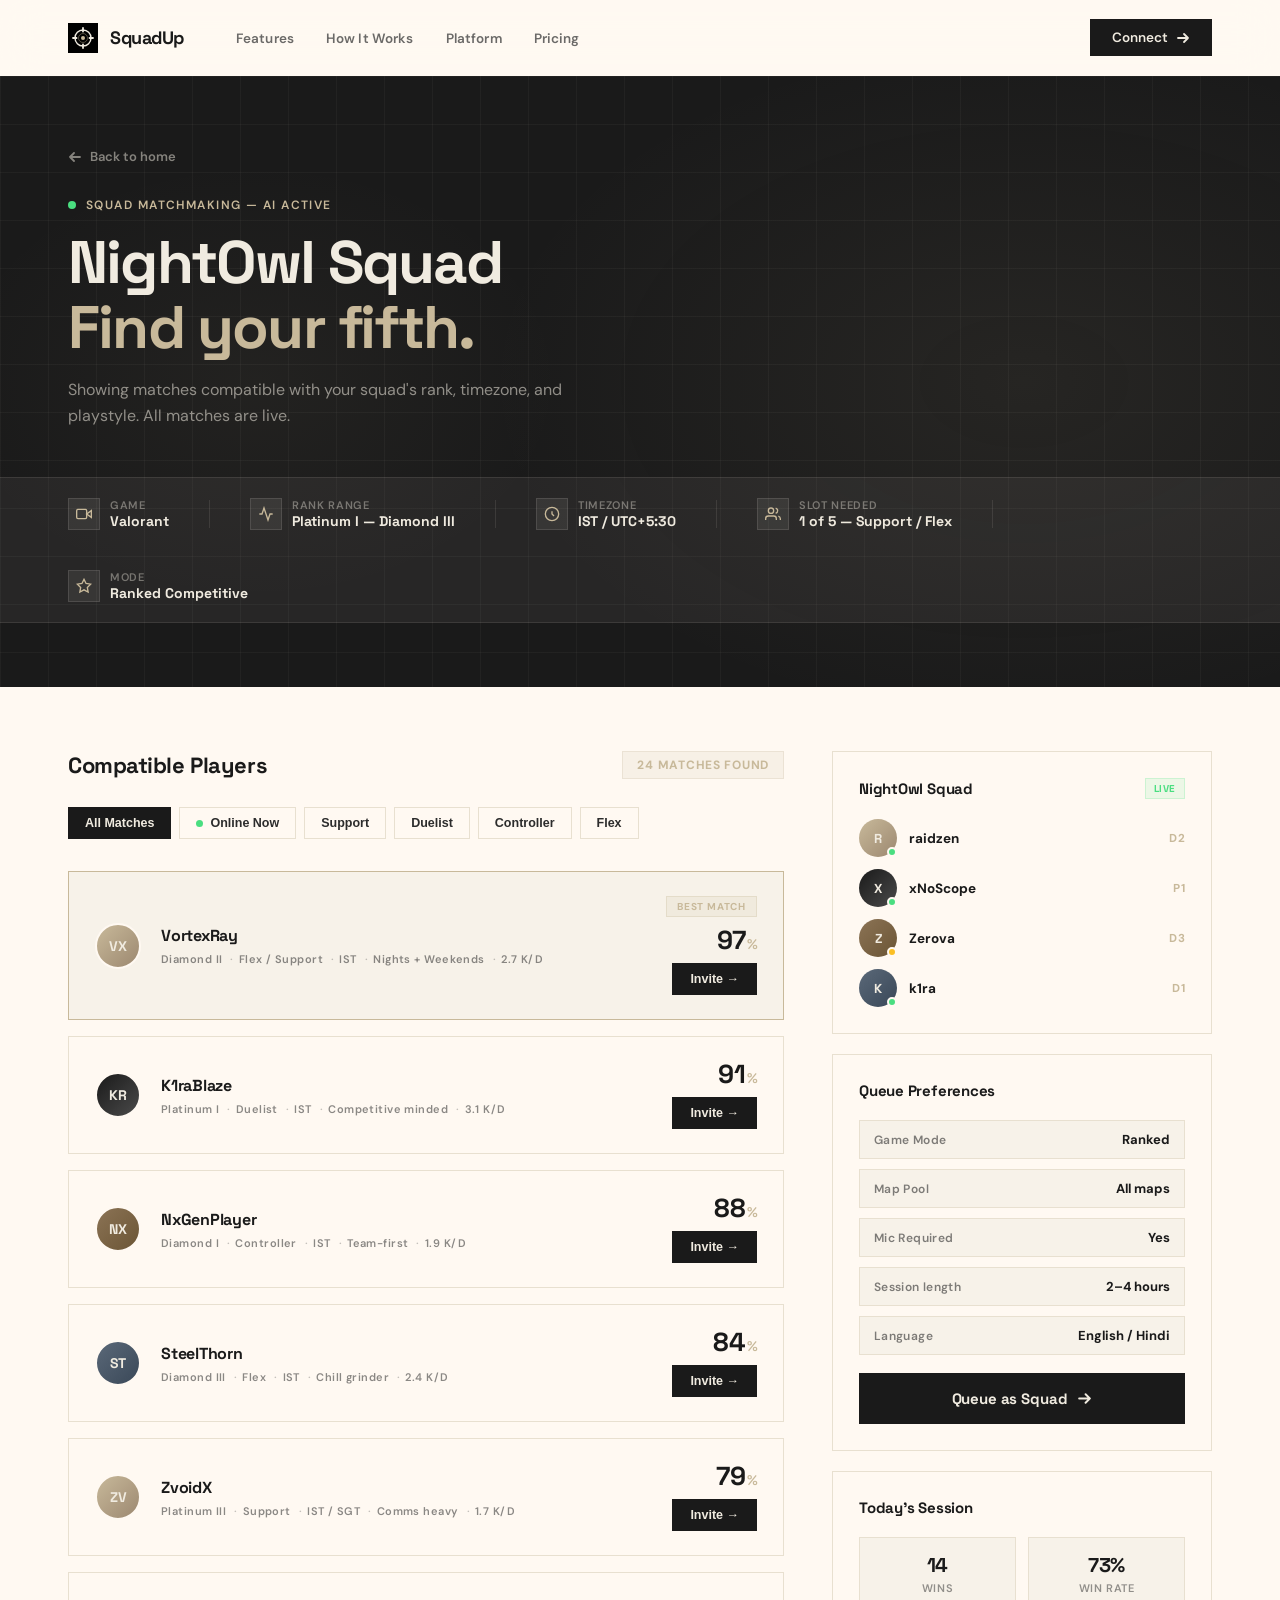
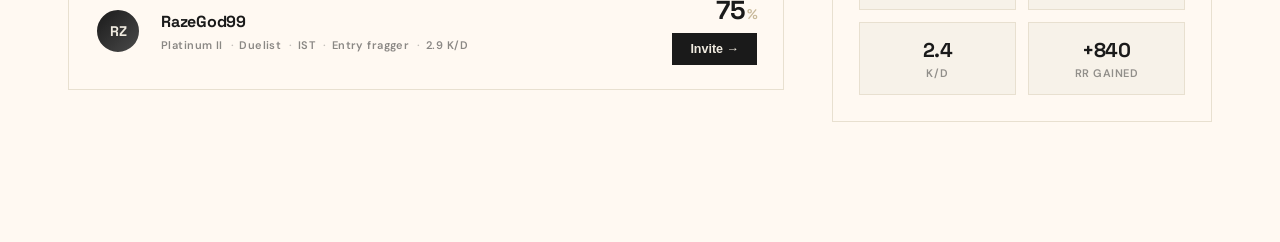
<file: match.html>
<!DOCTYPE html>
<html lang="en">
<head>
  <meta charset="UTF-8" />
  <meta name="viewport" content="width=device-width, initial-scale=1.0"/>
  <title>SquadUp — Find Your Match</title>
  <link rel="stylesheet" href="style.css" />
  <link rel="preconnect" href="https://fonts.googleapis.com" />
  <link rel="preconnect" href="https://fonts.gstatic.com" crossorigin />
  <link href="https://fonts.googleapis.com/css2?family=DM+Sans:wght@300;400;500;600;700&family=Space+Grotesk:wght@400;500;600;700&display=swap" rel="stylesheet" />
  <style>
    /* ── MATCH PAGE STYLES ── */
    .match-page {
      min-height: 100vh;
      background: var(--off-white);
      padding-top: var(--nav-h);
    }

    .match-hero {
      background: var(--ink);
      padding: 72px 0 64px;
      position: relative;
      overflow: hidden;
    }
    .match-hero::before {
      content: '';
      position: absolute;
      inset: 0;
      background:
        radial-gradient(ellipse 60% 80% at 80% 50%, rgba(200,185,154,0.07) 0%, transparent 70%),
        radial-gradient(ellipse 40% 60% at 20% 50%, rgba(200,185,154,0.05) 0%, transparent 60%);
    }
    /* Animated grid lines */
    .match-hero-grid {
      position: absolute;
      inset: 0;
      background-image:
        linear-gradient(rgba(240,235,224,0.04) 1px, transparent 1px),
        linear-gradient(90deg, rgba(240,235,224,0.04) 1px, transparent 1px);
      background-size: 48px 48px;
    }

    .match-hero-inner {
      max-width: 1240px;
      margin: 0 auto;
      padding: 0 48px;
      position: relative;
      z-index: 1;
    }
    .match-back {
      display: inline-flex;
      align-items: center;
      gap: 8px;
      font-size: 13px;
      font-weight: 600;
      color: var(--cream);
      opacity: 0.5;
      text-decoration: none;
      margin-bottom: 32px;
      transition: opacity 0.2s, gap 0.2s;
    }
    .match-back:hover { opacity: 1; gap: 4px; }
    .match-back svg { transform: rotate(180deg); }

    .match-eyebrow {
      display: flex;
      align-items: center;
      gap: 10px;
      font-size: 12px;
      font-weight: 600;
      letter-spacing: 0.12em;
      text-transform: uppercase;
      color: var(--muted-gold);
      margin-bottom: 18px;
    }
    .match-eyebrow .blink-dot {
      width: 8px;
      height: 8px;
      border-radius: 50%;
      background: #4ade80;
      box-shadow: 0 0 0 0 rgba(74,222,128,0.4);
      animation: pulse 2s ease-out infinite;
    }

    .match-hero-title {
      font-family: var(--font-display);
      font-size: clamp(36px, 5vw, 60px);
      font-weight: 700;
      color: var(--cream);
      line-height: 1.08;
      letter-spacing: -0.03em;
      margin-bottom: 16px;
    }
    .match-hero-title em {
      font-style: normal;
      color: var(--muted-gold);
    }
    .match-hero-sub {
      font-size: 16px;
      font-weight: 400;
      color: var(--cream);
      opacity: 0.55;
      max-width: 500px;
      line-height: 1.65;
    }

    /* ── SQUAD INFO STRIP ── */
    .squad-strip {
      background: rgba(240,235,224,0.06);
      border-top: 1px solid rgba(240,235,224,0.1);
      border-bottom: 1px solid rgba(240,235,224,0.1);
      margin-top: 48px;
      padding: 20px 0;
    }
    .squad-strip-inner {
      max-width: 1240px;
      margin: 0 auto;
      padding: 0 48px;
      display: flex;
      align-items: center;
      gap: 40px;
      flex-wrap: wrap;
    }
    .squad-strip-item {
      display: flex;
      align-items: center;
      gap: 10px;
      color: var(--cream);
    }
    .squad-strip-icon {
      width: 32px;
      height: 32px;
      background: rgba(240,235,224,0.08);
      border: 1px solid rgba(240,235,224,0.12);
      display: flex;
      align-items: center;
      justify-content: center;
      color: var(--muted-gold);
    }
    .squad-strip-label {
      font-size: 11px;
      font-weight: 600;
      color: var(--cream);
      opacity: 0.4;
      letter-spacing: 0.06em;
      text-transform: uppercase;
      display: block;
    }
    .squad-strip-val {
      font-family: var(--font-display);
      font-size: 14px;
      font-weight: 700;
      color: var(--cream);
      display: block;
    }
    .squad-strip-div {
      width: 1px;
      height: 28px;
      background: rgba(240,235,224,0.1);
      flex-shrink: 0;
    }

    /* ── MAIN LAYOUT ── */
    .match-body {
      max-width: 1240px;
      margin: 0 auto;
      padding: 64px 48px 120px;
      display: grid;
      grid-template-columns: 1fr 380px;
      gap: 48px;
      align-items: start;
    }

    /* ── LEFT — MATCH RESULTS ── */
    .match-results-header {
      display: flex;
      align-items: center;
      justify-content: space-between;
      margin-bottom: 28px;
    }
    .match-results-title {
      font-family: var(--font-display);
      font-size: 22px;
      font-weight: 700;
      color: var(--ink);
      letter-spacing: -0.02em;
    }
    .match-results-count {
      font-size: 12px;
      font-weight: 700;
      color: var(--muted-gold);
      background: rgba(200,185,154,0.14);
      border: 1px solid rgba(200,185,154,0.25);
      padding: 5px 14px;
      letter-spacing: 0.06em;
      text-transform: uppercase;
    }

    .match-filters {
      display: flex;
      gap: 8px;
      flex-wrap: wrap;
      margin-bottom: 32px;
    }
    .mfilter {
      display: inline-flex;
      align-items: center;
      gap: 7px;
      padding: 8px 16px;
      font-size: 12.5px;
      font-weight: 600;
      cursor: pointer;
      border: 1px solid var(--warm-sand);
      background: var(--off-white);
      color: var(--charcoal);
      border-radius: 0;
      transition: background 0.2s, border-color 0.2s, color 0.2s;
    }
    .mfilter.active, .mfilter:hover {
      background: var(--ink);
      border-color: var(--ink);
      color: var(--cream);
    }
    .mfilter-dot {
      width: 7px;
      height: 7px;
      border-radius: 50%;
      background: #4ade80;
    }

    .match-cards {
      display: flex;
      flex-direction: column;
      gap: 16px;
    }

    .mcard {
      background: var(--off-white);
      border: 1px solid var(--warm-sand);
      padding: 24px 26px;
      display: grid;
      grid-template-columns: auto 1fr auto;
      align-items: center;
      gap: 20px;
      transition: transform 0.25s var(--ease-out), box-shadow 0.25s, border-color 0.25s;
      cursor: pointer;
    }
    .mcard:hover {
      transform: translateY(-3px);
      box-shadow: 0 12px 36px rgba(26,26,26,0.1);
      border-color: var(--muted-gold);
    }
    .mcard--top {
      border-color: var(--muted-gold);
      background: var(--beige-mid);
    }

    .mcard-avatar-group {
      display: flex;
      gap: -6px;
    }
    .mcard-av {
      width: 46px;
      height: 46px;
      border-radius: 50%;
      border: 2px solid var(--off-white);
      display: flex;
      align-items: center;
      justify-content: center;
      font-family: var(--font-display);
      font-size: 14px;
      font-weight: 700;
      color: var(--cream);
      flex-shrink: 0;
    }
    .mcard-av--1 { background: linear-gradient(135deg, #c8b99a, #9c8870); }
    .mcard-av--2 { background: linear-gradient(135deg, #1a1a1a, #4a4a4a); }
    .mcard-av--3 { background: linear-gradient(135deg, #8b7355, #6b5535); }
    .mcard-av--4 { background: linear-gradient(135deg, #5a6878, #3a4858); }

    .mcard-info {}
    .mcard-name {
      font-family: var(--font-display);
      font-size: 16px;
      font-weight: 700;
      color: var(--ink);
      letter-spacing: -0.015em;
      margin-bottom: 6px;
    }
    .mcard-tags {
      display: flex;
      gap: 8px;
      flex-wrap: wrap;
    }
    .mcard-tag {
      font-size: 11px;
      font-weight: 600;
      color: var(--charcoal);
      opacity: 0.55;
      letter-spacing: 0.04em;
    }
    .mcard-tag::before {
      content: '·';
      margin-right: 5px;
      opacity: 0.5;
    }
    .mcard-tag:first-child::before { content: ''; margin: 0; }

    .mcard-right {
      display: flex;
      flex-direction: column;
      align-items: flex-end;
      gap: 10px;
    }
    .mcard-match-pct {
      font-family: var(--font-display);
      font-size: 26px;
      font-weight: 700;
      color: var(--ink);
      line-height: 1;
      letter-spacing: -0.03em;
    }
    .mcard-match-pct span {
      font-size: 14px;
      font-weight: 600;
      color: var(--muted-gold);
      margin-left: 2px;
    }
    .mcard-invite-btn {
      display: inline-flex;
      align-items: center;
      gap: 7px;
      padding: 9px 18px;
      font-size: 12.5px;
      font-weight: 600;
      background: var(--ink);
      color: var(--cream);
      border: none;
      border-radius: 0;
      cursor: pointer;
      transition: background 0.2s, transform 0.2s;
    }
    .mcard-invite-btn:hover {
      background: var(--charcoal);
      transform: translateY(-1px);
    }
    .mcard--top .mcard-invite-btn {
      background: var(--ink);
      color: var(--cream);
    }
    .mcard--top .mcard-invite-btn:hover {
      background: var(--charcoal);
    }

    .mcard-best-match-badge {
      font-size: 10px;
      font-weight: 700;
      letter-spacing: 0.08em;
      text-transform: uppercase;
      color: var(--muted-gold);
      background: rgba(200,185,154,0.15);
      border: 1px solid rgba(200,185,154,0.3);
      padding: 3px 10px;
    }

    /* ── RIGHT SIDEBAR ── */
    .match-sidebar {
      position: sticky;
      top: calc(var(--nav-h) + 24px);
      display: flex;
      flex-direction: column;
      gap: 20px;
    }

    .msidebar-card {
      background: var(--off-white);
      border: 1px solid var(--warm-sand);
      padding: 26px;
    }
    .msidebar-title {
      font-family: var(--font-display);
      font-size: 15px;
      font-weight: 700;
      color: var(--ink);
      letter-spacing: -0.015em;
      margin-bottom: 20px;
      display: flex;
      align-items: center;
      justify-content: space-between;
    }
    .msidebar-title-badge {
      font-size: 10px;
      font-weight: 700;
      letter-spacing: 0.06em;
      text-transform: uppercase;
      color: #4ade80;
      background: rgba(74,222,128,0.1);
      border: 1px solid rgba(74,222,128,0.2);
      padding: 3px 8px;
    }

    /* Your squad card */
    .your-squad-members {
      display: flex;
      flex-direction: column;
      gap: 12px;
    }
    .ysm-item {
      display: flex;
      align-items: center;
      gap: 12px;
    }
    .ysm-av {
      width: 38px;
      height: 38px;
      border-radius: 50%;
      position: relative;
      flex-shrink: 0;
      display: flex;
      align-items: center;
      justify-content: center;
      font-family: var(--font-display);
      font-weight: 700;
      font-size: 13px;
      color: var(--cream);
    }
    .ysm-av--1 { background: linear-gradient(135deg, #c8b99a, #9c8870); }
    .ysm-av--2 { background: linear-gradient(135deg, #1a1a1a, #4a4a4a); }
    .ysm-av--3 { background: linear-gradient(135deg, #8b7355, #6b5535); }
    .ysm-av--4 { background: linear-gradient(135deg, #5a6878, #3a4858); }
    .ysm-status {
      position: absolute;
      bottom: 0;
      right: 0;
      width: 10px;
      height: 10px;
      border-radius: 50%;
      border: 2px solid var(--off-white);
    }
    .ysm-status--online { background: #4ade80; }
    .ysm-status--away { background: #fbbf24; }
    .ysm-name {
      font-size: 13.5px;
      font-weight: 700;
      color: var(--ink);
      flex: 1;
    }
    .ysm-rank {
      font-size: 11.5px;
      font-weight: 700;
      color: var(--muted-gold);
      letter-spacing: 0.04em;
    }

    /* Queue preferences */
    .qpref-rows {
      display: flex;
      flex-direction: column;
      gap: 10px;
    }
    .qpref-row {
      display: flex;
      justify-content: space-between;
      align-items: center;
      padding: 10px 14px;
      background: var(--beige-mid);
      border: 1px solid var(--warm-sand);
    }
    .qpref-label {
      font-size: 12px;
      font-weight: 600;
      color: var(--charcoal);
      opacity: 0.6;
      letter-spacing: 0.03em;
    }
    .qpref-val {
      font-size: 13px;
      font-weight: 700;
      color: var(--ink);
    }

    /* Queue button */
    .queue-now-btn {
      width: 100%;
      display: flex;
      align-items: center;
      justify-content: center;
      gap: 10px;
      padding: 16px 24px;
      background: var(--ink);
      color: var(--cream);
      font-family: var(--font-display);
      font-size: 15px;
      font-weight: 700;
      border: none;
      border-radius: 0;
      cursor: pointer;
      letter-spacing: -0.01em;
      transition: background 0.2s, transform 0.2s, box-shadow 0.2s;
    }
    .queue-now-btn:hover {
      background: var(--charcoal);
      transform: translateY(-2px);
      box-shadow: 0 10px 32px rgba(26,26,26,0.2);
    }
    .queue-now-btn.searching {
      background: rgba(74,222,128,0.15);
      color: #16a34a;
      border: 1.5px solid rgba(74,222,128,0.3);
      cursor: default;
      transform: none;
      box-shadow: none;
    }
    .queue-pulse {
      display: none;
    }
    .queue-now-btn.searching .queue-pulse {
      display: flex;
      width: 10px;
      height: 10px;
      border-radius: 50%;
      background: #4ade80;
      box-shadow: 0 0 0 0 rgba(74,222,128,0.5);
      animation: pulse 1.5s ease-out infinite;
    }
    .queue-now-btn.searching .queue-arrow { display: none; }

    /* Stats mini card */
    .mstats-grid {
      display: grid;
      grid-template-columns: 1fr 1fr;
      gap: 12px;
    }
    .mstat-box {
      background: var(--beige-mid);
      border: 1px solid var(--warm-sand);
      padding: 14px 16px;
      text-align: center;
    }
    .mstat-val {
      font-family: var(--font-display);
      font-size: 20px;
      font-weight: 700;
      color: var(--ink);
      letter-spacing: -0.02em;
      display: block;
    }
    .mstat-label {
      font-size: 11px;
      font-weight: 600;
      color: var(--charcoal);
      opacity: 0.5;
      letter-spacing: 0.05em;
      text-transform: uppercase;
      display: block;
      margin-top: 3px;
    }

    /* Searching overlay animation */
    @keyframes scanline {
      0% { transform: translateY(-100%); }
      100% { transform: translateY(400%); }
    }

    @media (max-width: 1024px) {
      .match-body {
        grid-template-columns: 1fr;
        gap: 40px;
      }
      .match-sidebar { position: static; }
    }
    @media (max-width: 680px) {
      .match-hero-inner { padding: 0 24px; }
      .match-body { padding: 40px 24px 80px; }
      .squad-strip-inner { padding: 0 24px; gap: 20px; }
      .mcard {
        grid-template-columns: auto 1fr;
        grid-template-rows: auto auto;
      }
      .mcard-right { grid-column: 1 / -1; flex-direction: row; align-items: center; justify-content: space-between; }
    }
  </style>
</head>
<body>

  <!-- ═══════════════════ NAVBAR ═══════════════════ -->
  <nav class="navbar scrolled" id="navbar">
    <div class="nav-inner">
      <a href="index.html" class="nav-logo">
        <div class="logo-mark">
          <svg width="30" height="30" viewBox="0 0 30 30" fill="none">
            <rect width="30" height="30" fill="#000000"/>
            <circle cx="15" cy="15" r="8" stroke="#f0ebe0" stroke-width="1.4" fill="none"/>
            <line x1="15" y1="5" x2="15" y2="8.5" stroke="#f0ebe0" stroke-width="1.8" stroke-linecap="round"/>
            <line x1="15" y1="21.5" x2="15" y2="25" stroke="#f0ebe0" stroke-width="1.8" stroke-linecap="round"/>
            <line x1="5" y1="15" x2="8.5" y2="15" stroke="#f0ebe0" stroke-width="1.8" stroke-linecap="round"/>
            <line x1="21.5" y1="15" x2="25" y2="15" stroke="#f0ebe0" stroke-width="1.8" stroke-linecap="round"/>
            <circle cx="15" cy="15" r="2" fill="#c8b99a"/>
            <circle cx="15" cy="15" r="4.5" stroke="#c8b99a" stroke-width="0.8" fill="none" opacity="0.5"/>
          </svg>
        </div>
        <span class="logo-text">SquadUp</span>
      </a>
      <ul class="nav-links">
        <li><a href="index.html#features" class="nav-link">Features</a></li>
        <li><a href="index.html#how-it-works" class="nav-link">How It Works</a></li>
        <li><a href="index.html#platform" class="nav-link">Platform</a></li>
        <li><a href="index.html#pricing" class="nav-link">Pricing</a></li>
      </ul>
      <div class="nav-right">
        <a href="index.html#connect" class="btn-connect">
          <span>Connect</span>
          <svg width="14" height="14" viewBox="0 0 14 14" fill="none">
            <path d="M2 7H12M12 7L8 3M12 7L8 11" stroke="currentColor" stroke-width="1.8" stroke-linecap="round" stroke-linejoin="round"/>
          </svg>
        </a>
      </div>
    </div>
  </nav>

  <main class="match-page">

    <!-- ── HERO ── -->
    <div class="match-hero">
      <div class="match-hero-grid"></div>
      <div class="match-hero-inner">
        <a href="index.html" class="match-back">
          <svg width="14" height="14" viewBox="0 0 14 14" fill="none">
            <path d="M2 7H12M12 7L8 3M12 7L8 11" stroke="currentColor" stroke-width="1.8" stroke-linecap="round" stroke-linejoin="round"/>
          </svg>
          Back to home
        </a>

        <div class="match-eyebrow">
          <div class="blink-dot"></div>
          Squad Matchmaking — AI Active
        </div>

        <h1 class="match-hero-title">
          NightOwl Squad<br/>
          <em>Find your fifth.</em>
        </h1>
        <p class="match-hero-sub">
          Showing matches compatible with your squad's rank, timezone, and playstyle. All matches are live.
        </p>
      </div>

      <!-- Squad context strip -->
      <div class="squad-strip">
        <div class="squad-strip-inner">
          <div class="squad-strip-item">
            <div class="squad-strip-icon">
              <svg width="16" height="16" viewBox="0 0 24 24" fill="none" stroke="currentColor" stroke-width="2">
                <polygon points="23 7 16 12 23 17 23 7"/><rect x="1" y="5" width="15" height="14" rx="2" ry="2"/>
              </svg>
            </div>
            <div>
              <span class="squad-strip-label">Game</span>
              <span class="squad-strip-val">Valorant</span>
            </div>
          </div>
          <div class="squad-strip-div"></div>
          <div class="squad-strip-item">
            <div class="squad-strip-icon">
              <svg width="16" height="16" viewBox="0 0 24 24" fill="none" stroke="currentColor" stroke-width="2">
                <polyline points="22 12 18 12 15 21 9 3 6 12 2 12"/>
              </svg>
            </div>
            <div>
              <span class="squad-strip-label">Rank range</span>
              <span class="squad-strip-val">Platinum I — Diamond III</span>
            </div>
          </div>
          <div class="squad-strip-div"></div>
          <div class="squad-strip-item">
            <div class="squad-strip-icon">
              <svg width="16" height="16" viewBox="0 0 24 24" fill="none" stroke="currentColor" stroke-width="2">
                <circle cx="12" cy="12" r="10"/><path d="M12 8v4l3 3"/>
              </svg>
            </div>
            <div>
              <span class="squad-strip-label">Timezone</span>
              <span class="squad-strip-val">IST / UTC+5:30</span>
            </div>
          </div>
          <div class="squad-strip-div"></div>
          <div class="squad-strip-item">
            <div class="squad-strip-icon">
              <svg width="16" height="16" viewBox="0 0 24 24" fill="none" stroke="currentColor" stroke-width="2">
                <path d="M17 21v-2a4 4 0 0 0-4-4H5a4 4 0 0 0-4 4v2"/><circle cx="9" cy="7" r="4"/><path d="M23 21v-2a4 4 0 0 0-3-3.87"/><path d="M16 3.13a4 4 0 0 1 0 7.75"/>
              </svg>
            </div>
            <div>
              <span class="squad-strip-label">Slot needed</span>
              <span class="squad-strip-val">1 of 5 — Support / Flex</span>
            </div>
          </div>
          <div class="squad-strip-div"></div>
          <div class="squad-strip-item">
            <div class="squad-strip-icon">
              <svg width="16" height="16" viewBox="0 0 24 24" fill="none" stroke="currentColor" stroke-width="2">
                <path d="M12 2l3.09 6.26L22 9.27l-5 4.87 1.18 6.88L12 17.77l-6.18 3.25L7 14.14 2 9.27l6.91-1.01L12 2z"/>
              </svg>
            </div>
            <div>
              <span class="squad-strip-label">Mode</span>
              <span class="squad-strip-val">Ranked Competitive</span>
            </div>
          </div>
        </div>
      </div>
    </div>

    <!-- ── BODY ── -->
    <div class="match-body">

      <!-- LEFT — Match Results -->
      <div class="match-main">
        <div class="match-results-header">
          <h2 class="match-results-title">Compatible Players</h2>
          <span class="match-results-count" id="resultsCount">24 matches found</span>
        </div>

        <div class="match-filters">
          <button class="mfilter active" onclick="filterMatches(this, 'all')">All Matches</button>
          <button class="mfilter" onclick="filterMatches(this, 'online')">
            <span class="mfilter-dot"></span>Online Now
          </button>
          <button class="mfilter" onclick="filterMatches(this, 'support')">Support</button>
          <button class="mfilter" onclick="filterMatches(this, 'duelist')">Duelist</button>
          <button class="mfilter" onclick="filterMatches(this, 'controller')">Controller</button>
          <button class="mfilter" onclick="filterMatches(this, 'flex')">Flex</button>
        </div>

        <div class="match-cards" id="matchCards">

          <!-- Best match -->
          <div class="mcard mcard--top reveal">
            <div class="mcard-av mcard-av--1">VX</div>
            <div class="mcard-info">
              <p class="mcard-name">VortexRay</p>
              <div class="mcard-tags">
                <span class="mcard-tag">Diamond II</span>
                <span class="mcard-tag">Flex / Support</span>
                <span class="mcard-tag">IST</span>
                <span class="mcard-tag">Nights + Weekends</span>
                <span class="mcard-tag">2.7 K/D</span>
              </div>
            </div>
            <div class="mcard-right">
              <span class="mcard-best-match-badge">Best Match</span>
              <div class="mcard-match-pct">97<span>%</span></div>
              <button class="mcard-invite-btn" onclick="sendInvite(this, 'VortexRay')">
                Invite →
              </button>
            </div>
          </div>

          <div class="mcard reveal">
            <div class="mcard-av mcard-av--2">KR</div>
            <div class="mcard-info">
              <p class="mcard-name">K1raBlaze</p>
              <div class="mcard-tags">
                <span class="mcard-tag">Platinum I</span>
                <span class="mcard-tag">Duelist</span>
                <span class="mcard-tag">IST</span>
                <span class="mcard-tag">Competitive minded</span>
                <span class="mcard-tag">3.1 K/D</span>
              </div>
            </div>
            <div class="mcard-right">
              <div class="mcard-match-pct">91<span>%</span></div>
              <button class="mcard-invite-btn" onclick="sendInvite(this, 'K1raBlaze')">
                Invite →
              </button>
            </div>
          </div>

          <div class="mcard reveal">
            <div class="mcard-av mcard-av--3">NX</div>
            <div class="mcard-info">
              <p class="mcard-name">NxGenPlayer</p>
              <div class="mcard-tags">
                <span class="mcard-tag">Diamond I</span>
                <span class="mcard-tag">Controller</span>
                <span class="mcard-tag">IST</span>
                <span class="mcard-tag">Team-first</span>
                <span class="mcard-tag">1.9 K/D</span>
              </div>
            </div>
            <div class="mcard-right">
              <div class="mcard-match-pct">88<span>%</span></div>
              <button class="mcard-invite-btn" onclick="sendInvite(this, 'NxGenPlayer')">
                Invite →
              </button>
            </div>
          </div>

          <div class="mcard reveal">
            <div class="mcard-av mcard-av--4">ST</div>
            <div class="mcard-info">
              <p class="mcard-name">SteelThorn</p>
              <div class="mcard-tags">
                <span class="mcard-tag">Diamond III</span>
                <span class="mcard-tag">Flex</span>
                <span class="mcard-tag">IST</span>
                <span class="mcard-tag">Chill grinder</span>
                <span class="mcard-tag">2.4 K/D</span>
              </div>
            </div>
            <div class="mcard-right">
              <div class="mcard-match-pct">84<span>%</span></div>
              <button class="mcard-invite-btn" onclick="sendInvite(this, 'SteelThorn')">
                Invite →
              </button>
            </div>
          </div>

          <div class="mcard reveal">
            <div class="mcard-av mcard-av--1">ZV</div>
            <div class="mcard-info">
              <p class="mcard-name">ZvoidX</p>
              <div class="mcard-tags">
                <span class="mcard-tag">Platinum III</span>
                <span class="mcard-tag">Support</span>
                <span class="mcard-tag">IST / SGT</span>
                <span class="mcard-tag">Comms heavy</span>
                <span class="mcard-tag">1.7 K/D</span>
              </div>
            </div>
            <div class="mcard-right">
              <div class="mcard-match-pct">79<span>%</span></div>
              <button class="mcard-invite-btn" onclick="sendInvite(this, 'ZvoidX')">
                Invite →
              </button>
            </div>
          </div>

          <div class="mcard reveal">
            <div class="mcard-av mcard-av--2">RZ</div>
            <div class="mcard-info">
              <p class="mcard-name">RazeGod99</p>
              <div class="mcard-tags">
                <span class="mcard-tag">Platinum II</span>
                <span class="mcard-tag">Duelist</span>
                <span class="mcard-tag">IST</span>
                <span class="mcard-tag">Entry fragger</span>
                <span class="mcard-tag">2.9 K/D</span>
              </div>
            </div>
            <div class="mcard-right">
              <div class="mcard-match-pct">75<span>%</span></div>
              <button class="mcard-invite-btn" onclick="sendInvite(this, 'RazeGod99')">
                Invite →
              </button>
            </div>
          </div>

        </div>
      </div>

      <!-- RIGHT — Sidebar -->
      <aside class="match-sidebar">

        <!-- Your squad -->
        <div class="msidebar-card">
          <div class="msidebar-title">
            NightOwl Squad
            <span class="msidebar-title-badge">LIVE</span>
          </div>
          <div class="your-squad-members">
            <div class="ysm-item">
              <div class="ysm-av ysm-av--1">
                R
                <div class="ysm-status ysm-status--online"></div>
              </div>
              <span class="ysm-name">raidzen</span>
              <span class="ysm-rank">D2</span>
            </div>
            <div class="ysm-item">
              <div class="ysm-av ysm-av--2">
                X
                <div class="ysm-status ysm-status--online"></div>
              </div>
              <span class="ysm-name">xNoScope</span>
              <span class="ysm-rank">P1</span>
            </div>
            <div class="ysm-item">
              <div class="ysm-av ysm-av--3">
                Z
                <div class="ysm-status ysm-status--away"></div>
              </div>
              <span class="ysm-name">Zerova</span>
              <span class="ysm-rank">D3</span>
            </div>
            <div class="ysm-item">
              <div class="ysm-av ysm-av--4">
                K
                <div class="ysm-status ysm-status--online"></div>
              </div>
              <span class="ysm-name">k1ra</span>
              <span class="ysm-rank">D1</span>
            </div>
          </div>
        </div>

        <!-- Queue prefs -->
        <div class="msidebar-card">
          <div class="msidebar-title">Queue Preferences</div>
          <div class="qpref-rows">
            <div class="qpref-row">
              <span class="qpref-label">Game Mode</span>
              <span class="qpref-val">Ranked</span>
            </div>
            <div class="qpref-row">
              <span class="qpref-label">Map Pool</span>
              <span class="qpref-val">All maps</span>
            </div>
            <div class="qpref-row">
              <span class="qpref-label">Mic Required</span>
              <span class="qpref-val">Yes</span>
            </div>
            <div class="qpref-row">
              <span class="qpref-label">Session length</span>
              <span class="qpref-val">2–4 hours</span>
            </div>
            <div class="qpref-row">
              <span class="qpref-label">Language</span>
              <span class="qpref-val">English / Hindi</span>
            </div>
          </div>
          <button class="queue-now-btn" id="queueBtn" style="margin-top:18px;" onclick="toggleQueue()">
            <span class="queue-pulse"></span>
            <span class="queue-label">Queue as Squad</span>
            <svg class="queue-arrow" width="15" height="15" viewBox="0 0 14 14" fill="none">
              <path d="M2 7H12M12 7L8 3M12 7L8 11" stroke="currentColor" stroke-width="1.8" stroke-linecap="round" stroke-linejoin="round"/>
            </svg>
          </button>
        </div>

        <!-- Session stats -->
        <div class="msidebar-card">
          <div class="msidebar-title">Today's Session</div>
          <div class="mstats-grid">
            <div class="mstat-box">
              <span class="mstat-val">14</span>
              <span class="mstat-label">Wins</span>
            </div>
            <div class="mstat-box">
              <span class="mstat-val">73%</span>
              <span class="mstat-label">Win Rate</span>
            </div>
            <div class="mstat-box">
              <span class="mstat-val">2.4</span>
              <span class="mstat-label">K/D</span>
            </div>
            <div class="mstat-box">
              <span class="mstat-val">+840</span>
              <span class="mstat-label">RR Gained</span>
            </div>
          </div>
        </div>

      </aside>
    </div>
  </main>

  <script src="main.js"></script>
  <script>
    function filterMatches(btn, type) {
      document.querySelectorAll('.mfilter').forEach(b => b.classList.remove('active'));
      btn.classList.add('active');
    }

    function sendInvite(btn, name) {
      const original = btn.innerHTML;
      btn.innerHTML = '✓ Invited';
      btn.style.background = 'rgba(74,222,128,0.15)';
      btn.style.color = '#16a34a';
      btn.style.border = '1px solid rgba(74,222,128,0.3)';
      btn.disabled = true;
      setTimeout(() => {
        btn.innerHTML = original;
        btn.style.cssText = '';
        btn.disabled = false;
      }, 3000);
    }

    function toggleQueue() {
      const btn = document.getElementById('queueBtn');
      const label = btn.querySelector('.queue-label');
      if (btn.classList.contains('searching')) {
        btn.classList.remove('searching');
        label.textContent = 'Queue as Squad';
      } else {
        btn.classList.add('searching');
        label.textContent = 'Searching...';
      }
    }

    // init reveal
    document.addEventListener('DOMContentLoaded', () => {
      const reveals = document.querySelectorAll('.reveal');
      const obs = new IntersectionObserver(entries => {
        entries.forEach(e => { if (e.isIntersecting) { e.target.classList.add('in-view'); obs.unobserve(e.target); } });
      }, { threshold: 0.1 });
      reveals.forEach(el => obs.observe(el));
    });
  </script>
</body>
</html>
</file>
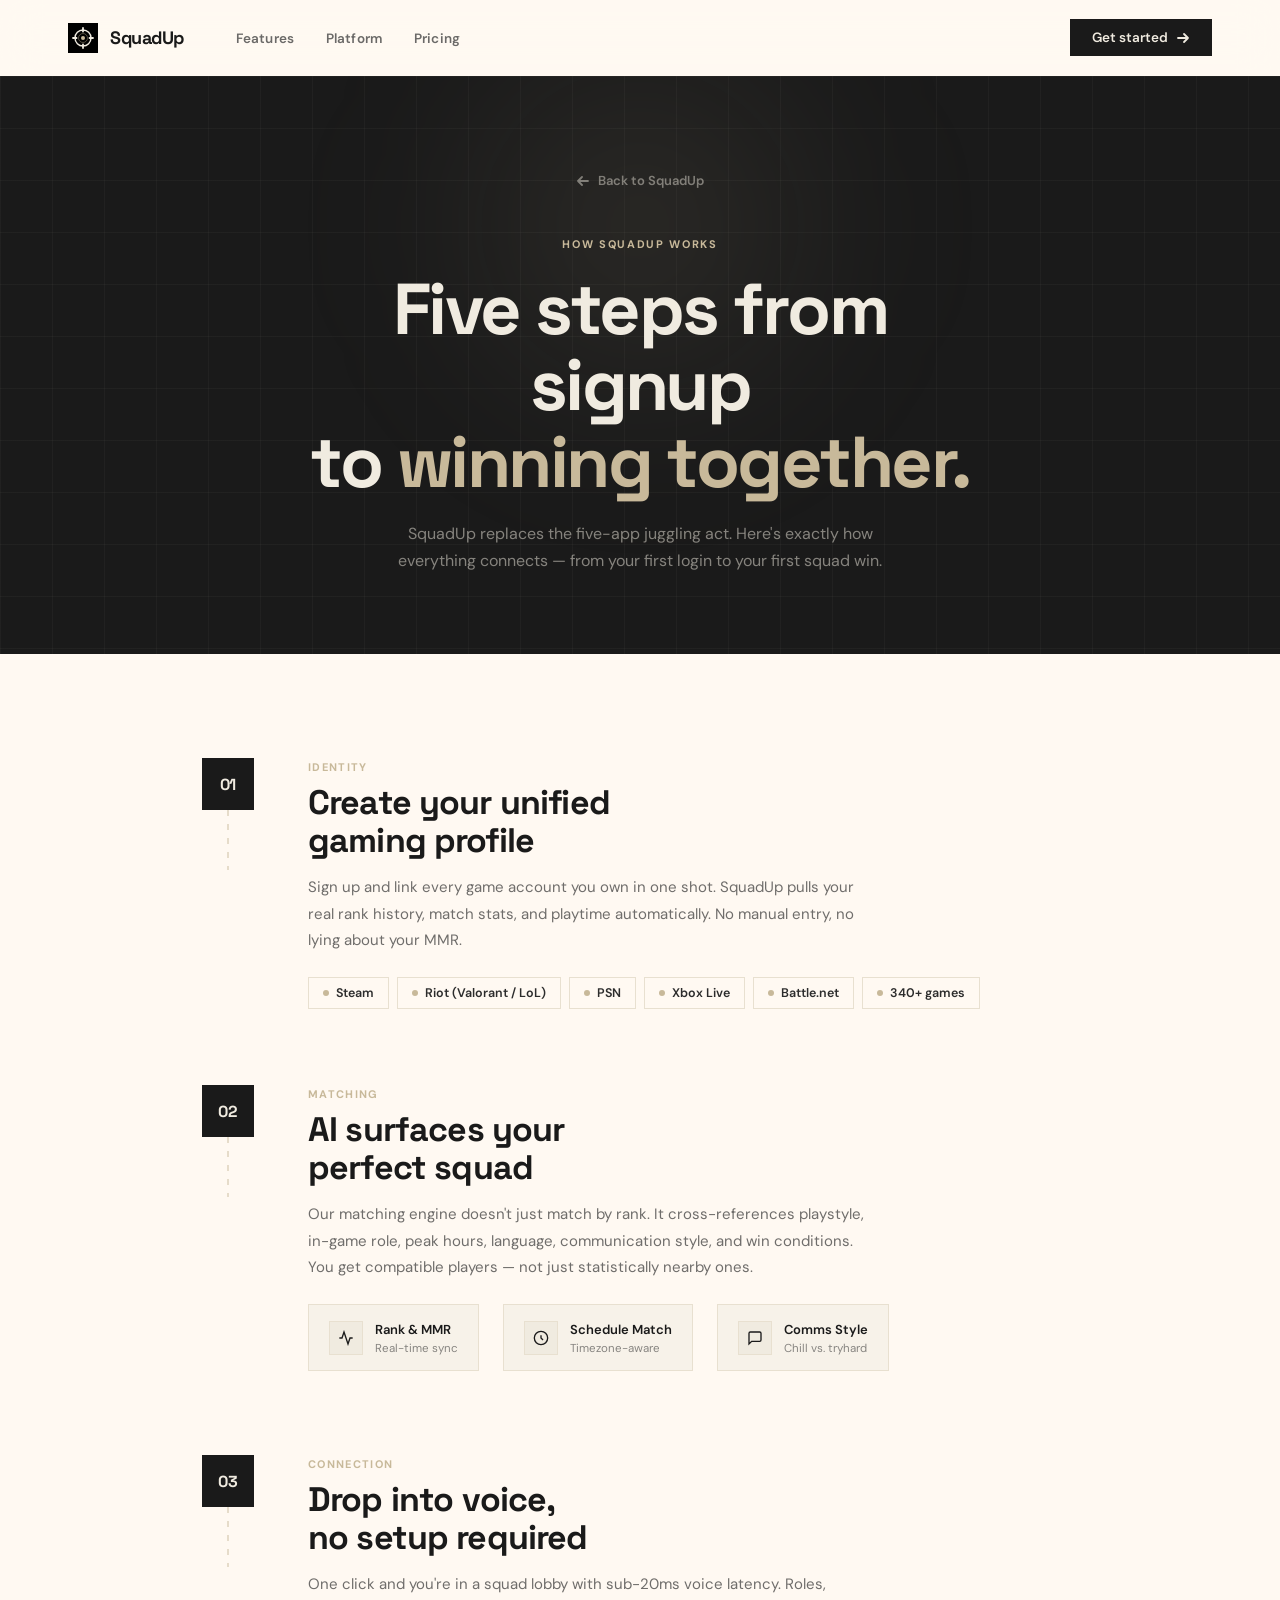
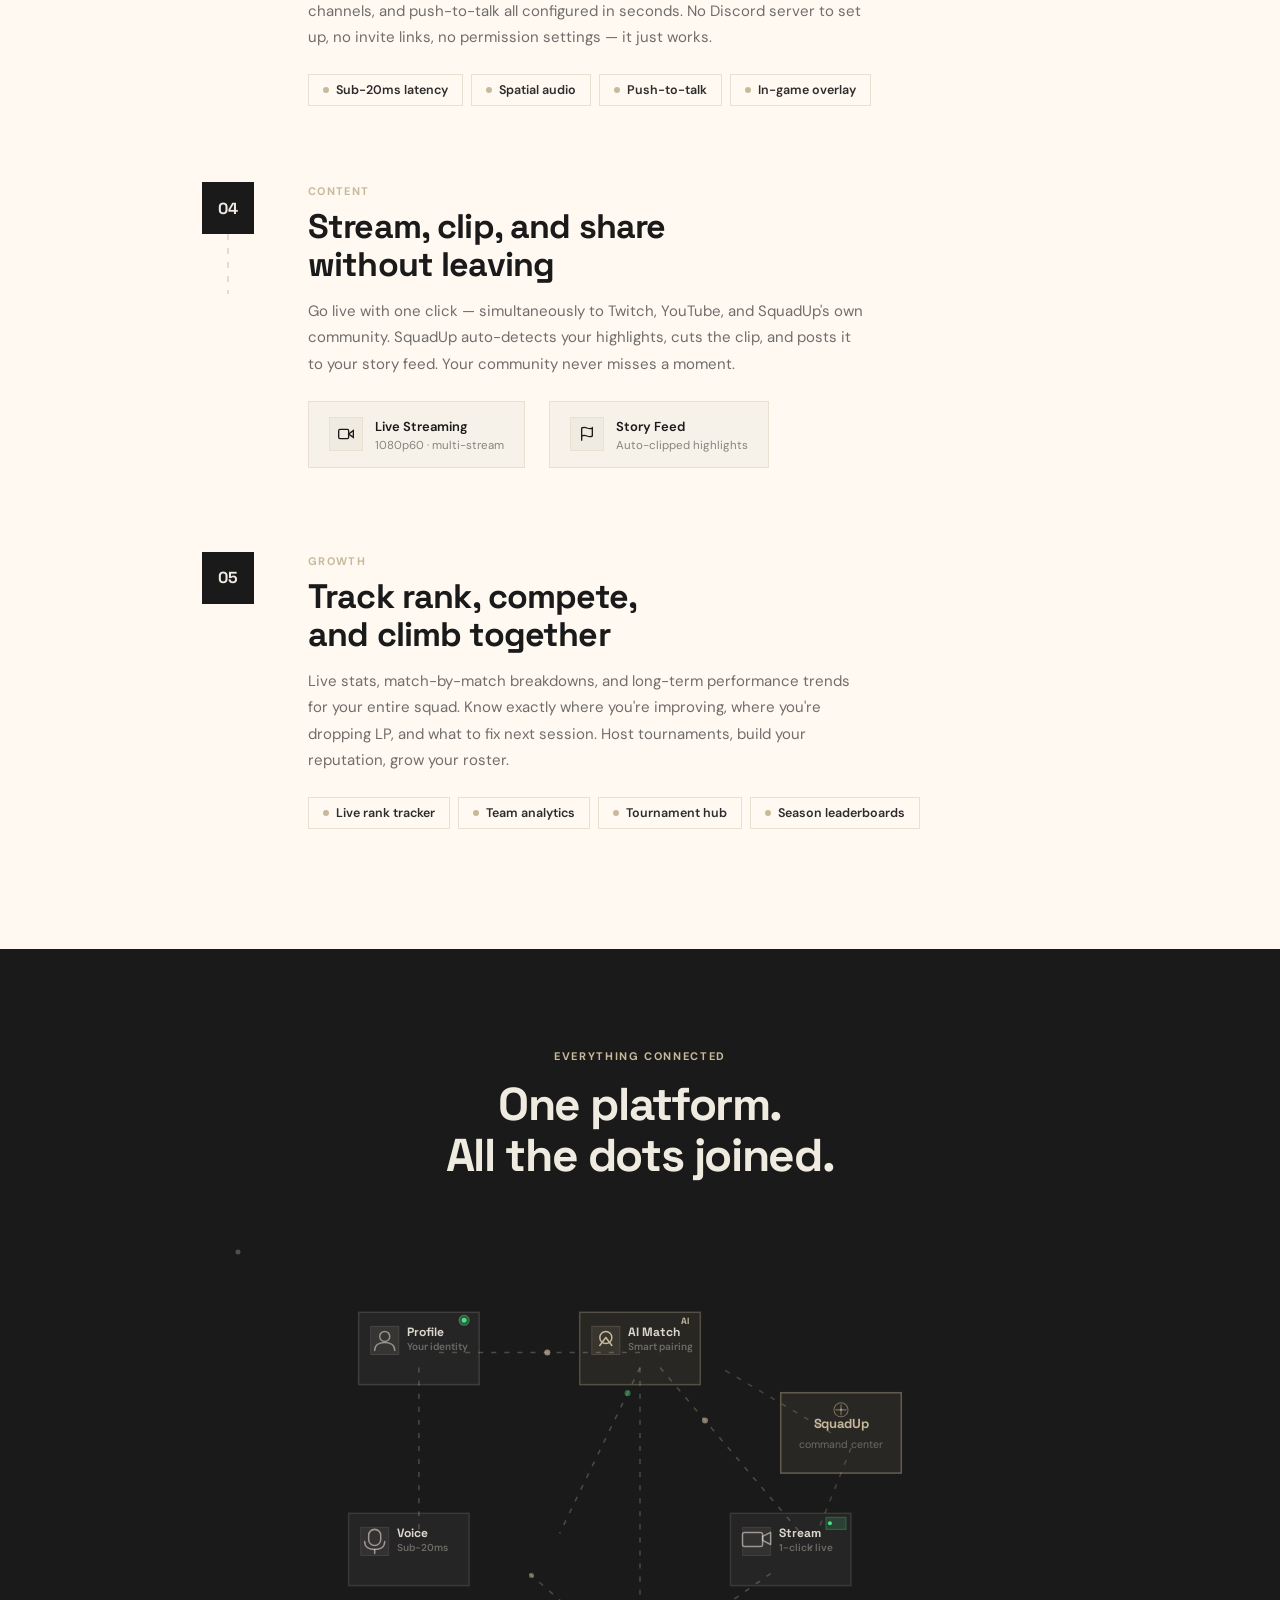
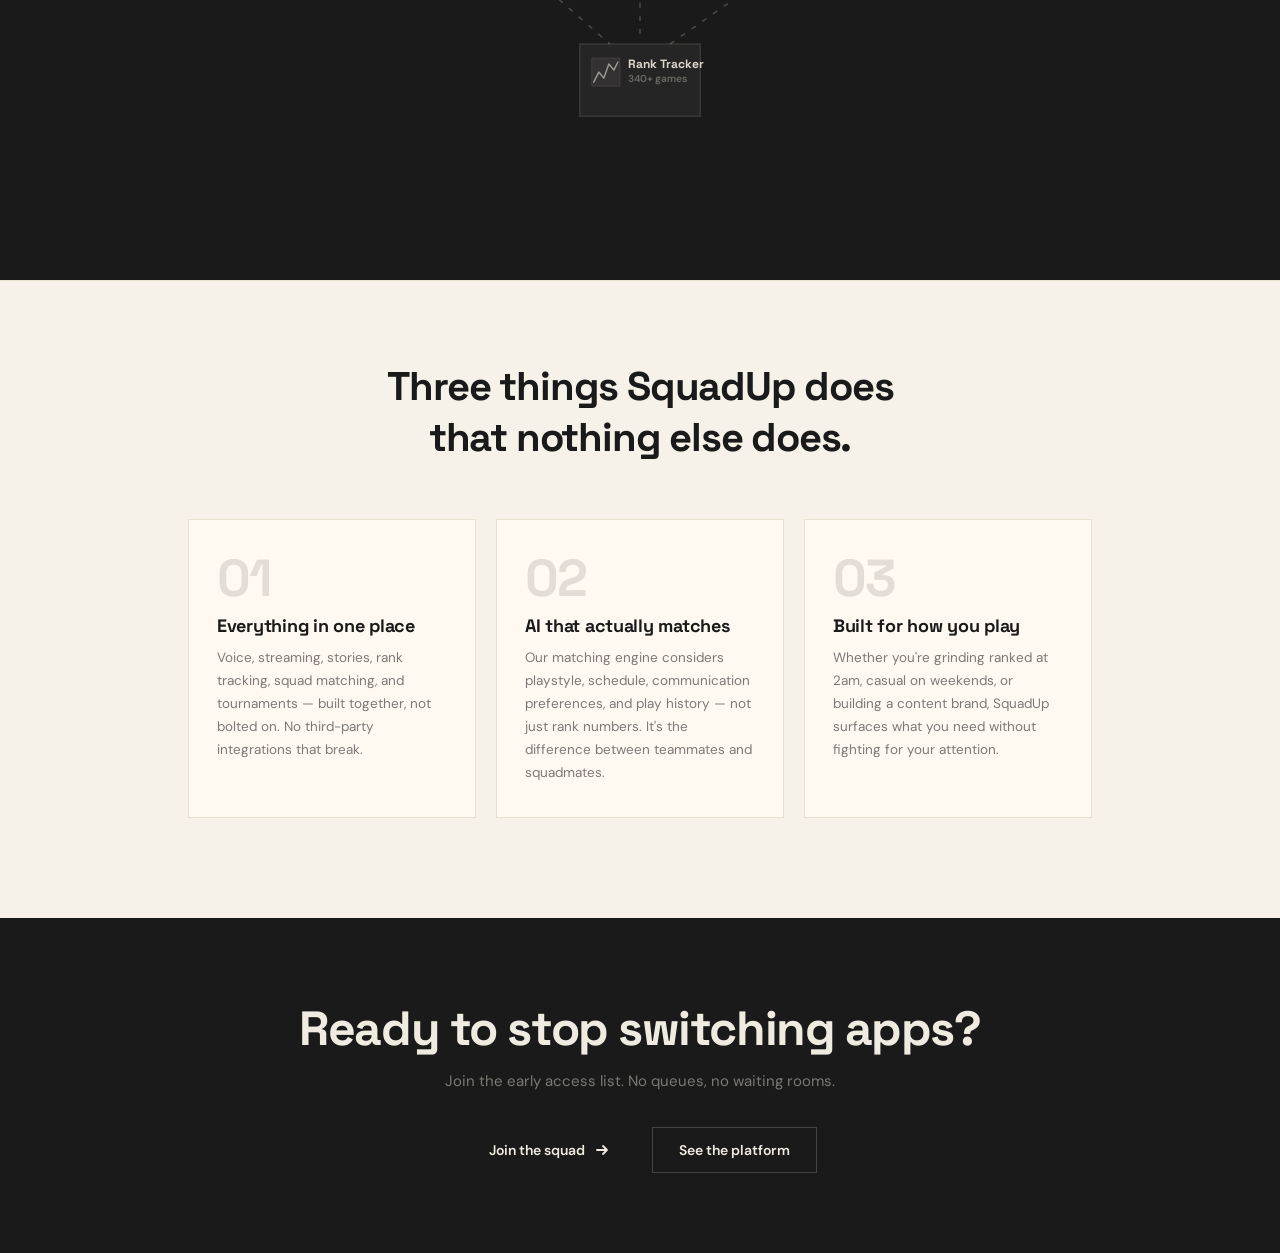
<file: start.html>
<!DOCTYPE html>
<html lang="en">
<head>
  <meta charset="UTF-8" />
  <meta name="viewport" content="width=device-width, initial-scale=1.0"/>
  <title>SquadUp — How It Works</title>
  <link rel="stylesheet" href="style.css" />
  <link rel="preconnect" href="https://fonts.googleapis.com" />
  <link rel="preconnect" href="https://fonts.gstatic.com" crossorigin />
  <link href="https://fonts.googleapis.com/css2?family=DM+Sans:wght@300;400;500;600;700&family=Space+Grotesk:wght@400;500;600;700&display=swap" rel="stylesheet" />
  <style>
    /* ── HOW IT WORKS PAGE ── */
    .start-page {
      min-height: 100vh;
      background: var(--off-white);
      padding-top: var(--nav-h);
      overflow-x: hidden;
    }

    /* HERO */
    .start-hero {
      background: var(--ink);
      padding: 96px 48px 80px;
      text-align: center;
      position: relative;
      overflow: hidden;
    }
    .start-hero-grid {
      position: absolute;
      inset: 0;
      background-image:
        linear-gradient(rgba(240,235,224,0.035) 1px, transparent 1px),
        linear-gradient(90deg, rgba(240,235,224,0.035) 1px, transparent 1px);
      background-size: 52px 52px;
      animation: gridShift 20s linear infinite;
    }
    @keyframes gridShift {
      0% { background-position: 0 0; }
      100% { background-position: 52px 52px; }
    }
    .start-hero-orb {
      position: absolute;
      border-radius: 50%;
      filter: blur(80px);
    }
    .start-hero-orb--1 {
      width: 500px; height: 500px;
      background: radial-gradient(circle, rgba(200,185,154,0.12) 0%, transparent 70%);
      top: -100px; left: 50%;
      transform: translateX(-50%);
    }

    .start-hero-inner {
      position: relative;
      z-index: 1;
      max-width: 720px;
      margin: 0 auto;
    }
    .start-back {
      display: inline-flex;
      align-items: center;
      gap: 8px;
      font-size: 13px;
      font-weight: 600;
      color: var(--cream);
      opacity: 0.45;
      text-decoration: none;
      margin-bottom: 48px;
      transition: opacity 0.2s, gap 0.2s;
    }
    .start-back:hover { opacity: 0.8; gap: 4px; }
    .start-back svg { transform: rotate(180deg); }

    .start-eyebrow {
      font-size: 11px;
      font-weight: 700;
      letter-spacing: 0.15em;
      text-transform: uppercase;
      color: var(--muted-gold);
      margin-bottom: 20px;
    }
    .start-title {
      font-family: var(--font-display);
      font-size: clamp(38px, 6vw, 72px);
      font-weight: 700;
      color: var(--cream);
      line-height: 1.06;
      letter-spacing: -0.035em;
      margin-bottom: 20px;
    }
    .start-title em {
      font-style: normal;
      color: var(--muted-gold);
    }
    .start-sub {
      font-size: 16px;
      font-weight: 400;
      color: var(--cream);
      opacity: 0.5;
      line-height: 1.7;
      max-width: 500px;
      margin: 0 auto;
    }

    /* ── FLOW DIAGRAM ── */
    .flow-section {
      padding: 100px 0 120px;
      background: var(--off-white);
    }
    .flow-inner {
      max-width: 1000px;
      margin: 0 auto;
      padding: 0 48px;
    }

    /* Flow nodes connected by dotted lines */
    .flow-track {
      position: relative;
      display: flex;
      flex-direction: column;
      gap: 0;
    }

    .flow-node {
      display: grid;
      grid-template-columns: 80px 1fr;
      gap: 40px;
      align-items: flex-start;
      position: relative;
      opacity: 0;
      transform: translateX(-24px);
      transition: opacity 0.6s var(--ease-out), transform 0.6s var(--ease-out);
    }
    .flow-node.visible {
      opacity: 1;
      transform: translateX(0);
    }
    .flow-node:nth-child(2) { transition-delay: 0.15s; }
    .flow-node:nth-child(3) { transition-delay: 0.3s; }
    .flow-node:nth-child(4) { transition-delay: 0.45s; }
    .flow-node:nth-child(5) { transition-delay: 0.6s; }

    /* Left column: number + dotted line */
    .flow-spine {
      display: flex;
      flex-direction: column;
      align-items: center;
      padding-top: 4px;
    }
    .flow-num-wrap {
      width: 52px;
      height: 52px;
      border: 2px solid var(--ink);
      background: var(--ink);
      display: flex;
      align-items: center;
      justify-content: center;
      flex-shrink: 0;
      position: relative;
      z-index: 2;
    }
    .flow-num {
      font-family: var(--font-display);
      font-size: 16px;
      font-weight: 700;
      color: var(--cream);
      letter-spacing: -0.02em;
    }
    .flow-line {
      width: 2px;
      flex: 1;
      min-height: 60px;
      background: repeating-linear-gradient(
        to bottom,
        var(--muted-gold) 0px,
        var(--muted-gold) 6px,
        transparent 6px,
        transparent 14px
      );
      margin-top: 0;
      opacity: 0.45;
      animation: lineDash 1.5s linear infinite;
      background-size: 2px 14px;
    }
    @keyframes lineDash {
      0% { background-position: 0 0; }
      100% { background-position: 0 14px; }
    }
    .flow-node:last-child .flow-line { display: none; }

    /* Right column: content */
    .flow-content {
      padding: 6px 0 72px;
    }
    .flow-node:last-child .flow-content { padding-bottom: 0; }
    .flow-step-eyebrow {
      font-size: 11px;
      font-weight: 700;
      letter-spacing: 0.12em;
      text-transform: uppercase;
      color: var(--muted-gold);
      margin-bottom: 10px;
    }
    .flow-step-title {
      font-family: var(--font-display);
      font-size: clamp(24px, 3vw, 34px);
      font-weight: 700;
      color: var(--ink);
      letter-spacing: -0.025em;
      line-height: 1.12;
      margin-bottom: 14px;
    }
    .flow-step-body {
      font-size: 15px;
      font-weight: 400;
      color: var(--charcoal);
      opacity: 0.68;
      line-height: 1.75;
      max-width: 560px;
      margin-bottom: 24px;
    }

    /* Mini illustration card for each step */
    .flow-card {
      display: inline-flex;
      align-items: center;
      gap: 12px;
      padding: 14px 20px;
      background: var(--beige-mid);
      border: 1px solid var(--warm-sand);
      margin-bottom: 8px;
    }
    .flow-card + .flow-card { margin-left: 12px; }
    .flow-card-icon {
      width: 34px;
      height: 34px;
      background: var(--cream);
      border: 1px solid var(--warm-sand);
      display: flex;
      align-items: center;
      justify-content: center;
      color: var(--ink);
      flex-shrink: 0;
    }
    .flow-card-text {
      font-size: 13px;
      font-weight: 600;
      color: var(--ink);
    }
    .flow-card-sub {
      font-size: 11.5px;
      font-weight: 400;
      color: var(--charcoal);
      opacity: 0.55;
      display: block;
      margin-top: 2px;
    }

    .flow-pill-row {
      display: flex;
      flex-wrap: wrap;
      gap: 8px;
      margin-top: 8px;
    }
    .flow-pill {
      display: inline-flex;
      align-items: center;
      gap: 7px;
      padding: 7px 14px;
      border: 1px solid var(--warm-sand);
      font-size: 12.5px;
      font-weight: 600;
      color: var(--charcoal);
      background: var(--off-white);
    }
    .flow-pill-dot {
      width: 6px;
      height: 6px;
      border-radius: 50%;
      background: var(--muted-gold);
      flex-shrink: 0;
    }

    /* ── CENTRAL CONNECTION DIAGRAM ── */
    .connection-section {
      background: var(--ink);
      padding: 100px 0;
      overflow: hidden;
      position: relative;
    }
    .connection-inner {
      max-width: 900px;
      margin: 0 auto;
      padding: 0 48px;
      text-align: center;
    }
    .connection-header {
      margin-bottom: 72px;
    }
    .connection-eyebrow {
      font-size: 11px;
      font-weight: 700;
      letter-spacing: 0.15em;
      text-transform: uppercase;
      color: var(--muted-gold);
      margin-bottom: 16px;
    }
    .connection-title {
      font-family: var(--font-display);
      font-size: clamp(28px, 4vw, 46px);
      font-weight: 700;
      color: var(--cream);
      letter-spacing: -0.03em;
      line-height: 1.1;
    }

    /* SVG diagram */
    .connection-diagram {
      position: relative;
      width: 100%;
    }
    .connection-diagram svg {
      width: 100%;
      height: auto;
      overflow: visible;
    }

    /* ── SUMMARY ROW ── */
    .summary-section {
      background: var(--beige-mid);
      border-top: 1px solid var(--warm-sand);
      padding: 80px 0 100px;
    }
    .summary-inner {
      max-width: 1000px;
      margin: 0 auto;
      padding: 0 48px;
    }
    .summary-headline {
      font-family: var(--font-display);
      font-size: clamp(26px, 4vw, 40px);
      font-weight: 700;
      color: var(--ink);
      letter-spacing: -0.03em;
      margin-bottom: 56px;
      text-align: center;
    }
    .summary-grid {
      display: grid;
      grid-template-columns: repeat(3, 1fr);
      gap: 20px;
    }
    .summary-card {
      background: var(--off-white);
      border: 1px solid var(--warm-sand);
      padding: 32px 28px;
      opacity: 0;
      transform: translateY(20px);
      transition: opacity 0.5s var(--ease-out), transform 0.5s var(--ease-out);
    }
    .summary-card.visible { opacity: 1; transform: translateY(0); }
    .summary-card:nth-child(2) { transition-delay: 0.1s; }
    .summary-card:nth-child(3) { transition-delay: 0.2s; }
    .summary-card-num {
      font-family: var(--font-display);
      font-size: 52px;
      font-weight: 700;
      color: var(--ink);
      letter-spacing: -0.04em;
      line-height: 1;
      margin-bottom: 10px;
      opacity: 0.12;
    }
    .summary-card-title {
      font-family: var(--font-display);
      font-size: 18px;
      font-weight: 700;
      color: var(--ink);
      letter-spacing: -0.015em;
      margin-bottom: 10px;
    }
    .summary-card-body {
      font-size: 13.5px;
      font-weight: 400;
      color: var(--charcoal);
      opacity: 0.62;
      line-height: 1.7;
    }

    /* CTA */
    .start-cta {
      background: var(--ink);
      padding: 80px 48px;
      text-align: center;
    }
    .start-cta-title {
      font-family: var(--font-display);
      font-size: clamp(28px, 4vw, 48px);
      font-weight: 700;
      color: var(--cream);
      letter-spacing: -0.03em;
      margin-bottom: 12px;
    }
    .start-cta-sub {
      font-size: 15px;
      font-weight: 400;
      color: var(--cream);
      opacity: 0.45;
      margin-bottom: 36px;
    }
    .start-cta-btns {
      display: flex;
      align-items: center;
      justify-content: center;
      gap: 16px;
      flex-wrap: wrap;
    }

    @media (max-width: 768px) {
      .start-hero { padding: 64px 24px 60px; }
      .flow-inner { padding: 0 24px; }
      .connection-inner { padding: 0 24px; }
      .summary-inner { padding: 0 24px; }
      .summary-grid { grid-template-columns: 1fr; }
      .flow-node { grid-template-columns: 56px 1fr; gap: 20px; }
      .flow-cards-row { flex-direction: column; }
    }
  </style>
</head>
<body>

  <!-- ═══════════════════ NAVBAR ═══════════════════ -->
  <nav class="navbar scrolled" id="navbar">
    <div class="nav-inner">
      <a href="index.html" class="nav-logo">
        <div class="logo-mark">
          <svg width="30" height="30" viewBox="0 0 30 30" fill="none">
            <rect width="30" height="30" fill="#000000"/>
            <circle cx="15" cy="15" r="8" stroke="#f0ebe0" stroke-width="1.4" fill="none"/>
            <line x1="15" y1="5" x2="15" y2="8.5" stroke="#f0ebe0" stroke-width="1.8" stroke-linecap="round"/>
            <line x1="15" y1="21.5" x2="15" y2="25" stroke="#f0ebe0" stroke-width="1.8" stroke-linecap="round"/>
            <line x1="5" y1="15" x2="8.5" y2="15" stroke="#f0ebe0" stroke-width="1.8" stroke-linecap="round"/>
            <line x1="21.5" y1="15" x2="25" y2="15" stroke="#f0ebe0" stroke-width="1.8" stroke-linecap="round"/>
            <circle cx="15" cy="15" r="2" fill="#c8b99a"/>
            <circle cx="15" cy="15" r="4.5" stroke="#c8b99a" stroke-width="0.8" fill="none" opacity="0.5"/>
          </svg>
        </div>
        <span class="logo-text">SquadUp</span>
      </a>
      <ul class="nav-links">
        <li><a href="index.html#features" class="nav-link">Features</a></li>
        <li><a href="index.html#platform" class="nav-link">Platform</a></li>
        <li><a href="index.html#pricing" class="nav-link">Pricing</a></li>
      </ul>
      <div class="nav-right">
        <a href="index.html#connect" class="btn-connect">
          <span>Get started</span>
          <svg width="14" height="14" viewBox="0 0 14 14" fill="none">
            <path d="M2 7H12M12 7L8 3M12 7L8 11" stroke="currentColor" stroke-width="1.8" stroke-linecap="round" stroke-linejoin="round"/>
          </svg>
        </a>
      </div>
    </div>
  </nav>

  <main class="start-page">

    <!-- ── HERO ── -->
    <section class="start-hero">
      <div class="start-hero-grid"></div>
      <div class="start-hero-orb start-hero-orb--1"></div>
      <div class="start-hero-inner">
        <a href="index.html" class="start-back">
          <svg width="14" height="14" viewBox="0 0 14 14" fill="none">
            <path d="M2 7H12M12 7L8 3M12 7L8 11" stroke="currentColor" stroke-width="1.8" stroke-linecap="round" stroke-linejoin="round"/>
          </svg>
          Back to SquadUp
        </a>
        <p class="start-eyebrow">How SquadUp Works</p>
        <h1 class="start-title">
          Five steps from signup<br/>
          to <em>winning together.</em>
        </h1>
        <p class="start-sub">
          SquadUp replaces the five-app juggling act. Here's exactly how everything connects — from your first login to your first squad win.
        </p>
      </div>
    </section>

    <!-- ── FLOW DIAGRAM ── -->
    <section class="flow-section" id="flow">
      <div class="flow-inner">
        <div class="flow-track" id="flowTrack">

          <!-- STEP 01 -->
          <div class="flow-node" data-step="1">
            <div class="flow-spine">
              <div class="flow-num-wrap">
                <span class="flow-num">01</span>
              </div>
              <div class="flow-line"></div>
            </div>
            <div class="flow-content">
              <p class="flow-step-eyebrow">Identity</p>
              <h2 class="flow-step-title">Create your unified<br/>gaming profile</h2>
              <p class="flow-step-body">
                Sign up and link every game account you own in one shot. SquadUp pulls your real rank history, match stats, and playtime automatically. No manual entry, no lying about your MMR.
              </p>
              <div class="flow-pill-row">
                <div class="flow-pill"><span class="flow-pill-dot"></span>Steam</div>
                <div class="flow-pill"><span class="flow-pill-dot"></span>Riot (Valorant / LoL)</div>
                <div class="flow-pill"><span class="flow-pill-dot"></span>PSN</div>
                <div class="flow-pill"><span class="flow-pill-dot"></span>Xbox Live</div>
                <div class="flow-pill"><span class="flow-pill-dot"></span>Battle.net</div>
                <div class="flow-pill"><span class="flow-pill-dot"></span>340+ games</div>
              </div>
            </div>
          </div>

          <!-- STEP 02 -->
          <div class="flow-node" data-step="2">
            <div class="flow-spine">
              <div class="flow-num-wrap">
                <span class="flow-num">02</span>
              </div>
              <div class="flow-line"></div>
            </div>
            <div class="flow-content">
              <p class="flow-step-eyebrow">Matching</p>
              <h2 class="flow-step-title">AI surfaces your<br/>perfect squad</h2>
              <p class="flow-step-body">
                Our matching engine doesn't just match by rank. It cross-references playstyle, in-game role, peak hours, language, communication style, and win conditions. You get compatible players — not just statistically nearby ones.
              </p>
              <div style="display:flex; gap:12px; flex-wrap:wrap;">
                <div class="flow-card">
                  <div class="flow-card-icon">
                    <svg width="16" height="16" viewBox="0 0 24 24" fill="none" stroke="currentColor" stroke-width="2"><polyline points="22 12 18 12 15 21 9 3 6 12 2 12"/></svg>
                  </div>
                  <div>
                    <span class="flow-card-text">Rank & MMR</span>
                    <span class="flow-card-sub">Real-time sync</span>
                  </div>
                </div>
                <div class="flow-card">
                  <div class="flow-card-icon">
                    <svg width="16" height="16" viewBox="0 0 24 24" fill="none" stroke="currentColor" stroke-width="2"><circle cx="12" cy="12" r="10"/><path d="M12 8v4l3 3"/></svg>
                  </div>
                  <div>
                    <span class="flow-card-text">Schedule Match</span>
                    <span class="flow-card-sub">Timezone-aware</span>
                  </div>
                </div>
                <div class="flow-card">
                  <div class="flow-card-icon">
                    <svg width="16" height="16" viewBox="0 0 24 24" fill="none" stroke="currentColor" stroke-width="2"><path d="M21 15a2 2 0 0 1-2 2H7l-4 4V5a2 2 0 0 1 2-2h14a2 2 0 0 1 2 2z"/></svg>
                  </div>
                  <div>
                    <span class="flow-card-text">Comms Style</span>
                    <span class="flow-card-sub">Chill vs. tryhard</span>
                  </div>
                </div>
              </div>
            </div>
          </div>

          <!-- STEP 03 -->
          <div class="flow-node" data-step="3">
            <div class="flow-spine">
              <div class="flow-num-wrap">
                <span class="flow-num">03</span>
              </div>
              <div class="flow-line"></div>
            </div>
            <div class="flow-content">
              <p class="flow-step-eyebrow">Connection</p>
              <h2 class="flow-step-title">Drop into voice,<br/>no setup required</h2>
              <p class="flow-step-body">
                One click and you're in a squad lobby with sub-20ms voice latency. Roles, channels, and push-to-talk all configured in seconds. No Discord server to set up, no invite links, no permission settings — it just works.
              </p>
              <div class="flow-pill-row">
                <div class="flow-pill"><span class="flow-pill-dot"></span>Sub-20ms latency</div>
                <div class="flow-pill"><span class="flow-pill-dot"></span>Spatial audio</div>
                <div class="flow-pill"><span class="flow-pill-dot"></span>Push-to-talk</div>
                <div class="flow-pill"><span class="flow-pill-dot"></span>In-game overlay</div>
              </div>
            </div>
          </div>

          <!-- STEP 04 -->
          <div class="flow-node" data-step="4">
            <div class="flow-spine">
              <div class="flow-num-wrap">
                <span class="flow-num">04</span>
              </div>
              <div class="flow-line"></div>
            </div>
            <div class="flow-content">
              <p class="flow-step-eyebrow">Content</p>
              <h2 class="flow-step-title">Stream, clip, and share<br/>without leaving</h2>
              <p class="flow-step-body">
                Go live with one click — simultaneously to Twitch, YouTube, and SquadUp's own community. SquadUp auto-detects your highlights, cuts the clip, and posts it to your story feed. Your community never misses a moment.
              </p>
              <div style="display:flex; gap:12px; flex-wrap:wrap;">
                <div class="flow-card">
                  <div class="flow-card-icon">
                    <svg width="16" height="16" viewBox="0 0 24 24" fill="none" stroke="currentColor" stroke-width="2"><polygon points="23 7 16 12 23 17 23 7"/><rect x="1" y="5" width="15" height="14" rx="2" ry="2"/></svg>
                  </div>
                  <div>
                    <span class="flow-card-text">Live Streaming</span>
                    <span class="flow-card-sub">1080p60 · multi-stream</span>
                  </div>
                </div>
                <div class="flow-card">
                  <div class="flow-card-icon">
                    <svg width="16" height="16" viewBox="0 0 24 24" fill="none" stroke="currentColor" stroke-width="2"><path d="M4 15s1-1 4-1 5 2 8 2 4-1 4-1V3s-1 1-4 1-5-2-8-2-4 1-4 1z"/><line x1="4" y1="22" x2="4" y2="15"/></svg>
                  </div>
                  <div>
                    <span class="flow-card-text">Story Feed</span>
                    <span class="flow-card-sub">Auto-clipped highlights</span>
                  </div>
                </div>
              </div>
            </div>
          </div>

          <!-- STEP 05 -->
          <div class="flow-node" data-step="5">
            <div class="flow-spine">
              <div class="flow-num-wrap">
                <span class="flow-num">05</span>
              </div>
            </div>
            <div class="flow-content">
              <p class="flow-step-eyebrow">Growth</p>
              <h2 class="flow-step-title">Track rank, compete,<br/>and climb together</h2>
              <p class="flow-step-body">
                Live stats, match-by-match breakdowns, and long-term performance trends for your entire squad. Know exactly where you're improving, where you're dropping LP, and what to fix next session. Host tournaments, build your reputation, grow your roster.
              </p>
              <div class="flow-pill-row">
                <div class="flow-pill"><span class="flow-pill-dot"></span>Live rank tracker</div>
                <div class="flow-pill"><span class="flow-pill-dot"></span>Team analytics</div>
                <div class="flow-pill"><span class="flow-pill-dot"></span>Tournament hub</div>
                <div class="flow-pill"><span class="flow-pill-dot"></span>Season leaderboards</div>
              </div>
            </div>
          </div>

        </div>
      </div>
    </section>

    <!-- ── CONNECTED DIAGRAM ── -->
    <section class="connection-section" id="connection">
      <div class="connection-inner">
        <div class="connection-header">
          <p class="connection-eyebrow">Everything Connected</p>
          <h2 class="connection-title">One platform.<br/>All the dots joined.</h2>
        </div>

        <div class="connection-diagram" id="connDiagram">
          <svg viewBox="0 0 800 520" fill="none" xmlns="http://www.w3.org/2000/svg">
            <!-- Dotted connecting lines (drawn first, behind nodes) -->
            <!-- Profile → Matching -->
            <line class="conn-line" x1="200" y1="100" x2="400" y2="100" stroke="rgba(200,185,154,0.3)" stroke-width="1.5" stroke-dasharray="5 8"/>
            <!-- Profile → Voice -->
            <line class="conn-line" x1="180" y1="115" x2="180" y2="280" stroke="rgba(200,185,154,0.3)" stroke-width="1.5" stroke-dasharray="5 8"/>
            <!-- Matching → Voice -->
            <line class="conn-line" x1="400" y1="115" x2="320" y2="280" stroke="rgba(200,185,154,0.3)" stroke-width="1.5" stroke-dasharray="5 8"/>
            <!-- Matching → Stream -->
            <line class="conn-line" x1="420" y1="115" x2="560" y2="280" stroke="rgba(200,185,154,0.3)" stroke-width="1.5" stroke-dasharray="5 8"/>
            <!-- Matching → Stats -->
            <line class="conn-line" x1="400" y1="115" x2="400" y2="380" stroke="rgba(200,185,154,0.3)" stroke-width="1.5" stroke-dasharray="5 8"/>
            <!-- Voice → Stats -->
            <line class="conn-line" x1="290" y1="320" x2="370" y2="390" stroke="rgba(200,185,154,0.3)" stroke-width="1.5" stroke-dasharray="5 8"/>
            <!-- Stream → Stats -->
            <line class="conn-line" x1="530" y1="320" x2="430" y2="390" stroke="rgba(200,185,154,0.3)" stroke-width="1.5" stroke-dasharray="5 8"/>
            <!-- Central SquadUp hub -->
            <line class="conn-line" x1="590" y1="180" x2="480" y2="115" stroke="rgba(200,185,154,0.25)" stroke-width="1.5" stroke-dasharray="5 8"/>
            <line class="conn-line" x1="610" y1="195" x2="570" y2="295" stroke="rgba(200,185,154,0.25)" stroke-width="1.5" stroke-dasharray="5 8"/>

            <!-- SquadUp central node -->
            <rect x="540" y="140" width="120" height="80" fill="rgba(200,185,154,0.08)" stroke="rgba(200,185,154,0.4)" stroke-width="1.5"/>
            <text x="600" y="175" font-family="Space Grotesk, sans-serif" font-weight="700" font-size="13" fill="#c8b99a" text-anchor="middle" letter-spacing="-0.3">SquadUp</text>
            <text x="600" y="195" font-family="DM Sans, sans-serif" font-weight="400" font-size="10.5" fill="rgba(240,235,224,0.35)" text-anchor="middle">command center</text>
            <!-- Crosshair inside central node -->
            <circle cx="600" cy="157" r="7" stroke="rgba(200,185,154,0.5)" stroke-width="1" fill="none"/>
            <line x1="600" y1="152" x2="600" y2="155" stroke="rgba(200,185,154,0.5)" stroke-width="1.2" stroke-linecap="round"/>
            <line x1="600" y1="159" x2="600" y2="162" stroke="rgba(200,185,154,0.5)" stroke-width="1.2" stroke-linecap="round"/>
            <line x1="595" y1="157" x2="598" y2="157" stroke="rgba(200,185,154,0.5)" stroke-width="1.2" stroke-linecap="round"/>
            <line x1="602" y1="157" x2="605" y2="157" stroke="rgba(200,185,154,0.5)" stroke-width="1.2" stroke-linecap="round"/>
            <circle cx="600" cy="157" r="1.5" fill="rgba(200,185,154,0.7)"/>

            <!-- NODE: Profile (top left) -->
            <g class="conn-node" transform="translate(120,60)">
              <rect x="0" y="0" width="120" height="72" fill="rgba(240,235,224,0.05)" stroke="rgba(240,235,224,0.15)" stroke-width="1.5"/>
              <rect x="12" y="14" width="28" height="28" fill="rgba(240,235,224,0.08)" stroke="rgba(240,235,224,0.12)" stroke-width="1"/>
              <!-- Profile icon -->
              <circle cx="26" cy="24" r="5" stroke="rgba(240,235,224,0.5)" stroke-width="1.5" fill="none"/>
              <path d="M16 38c0-5.5 4.5-8 10-8s10 2.5 10 8" stroke="rgba(240,235,224,0.5)" stroke-width="1.5" fill="none" stroke-linecap="round"/>
              <text x="48" y="24" font-family="Space Grotesk, sans-serif" font-weight="700" font-size="12" fill="rgba(240,235,224,0.9)">Profile</text>
              <text x="48" y="38" font-family="DM Sans, sans-serif" font-size="10" fill="rgba(240,235,224,0.35)">Your identity</text>
              <circle cx="105" cy="8" r="5" fill="rgba(74,222,128,0.25)" stroke="rgba(74,222,128,0.5)" stroke-width="1"/>
              <circle cx="105" cy="8" r="2.5" fill="#4ade80"/>
            </g>

            <!-- NODE: AI Matching (top center) -->
            <g class="conn-node" transform="translate(340,60)">
              <rect x="0" y="0" width="120" height="72" fill="rgba(200,185,154,0.08)" stroke="rgba(200,185,154,0.3)" stroke-width="1.5"/>
              <rect x="12" y="14" width="28" height="28" fill="rgba(200,185,154,0.1)" stroke="rgba(200,185,154,0.2)" stroke-width="1"/>
              <!-- AI/match icon -->
              <circle cx="26" cy="25" r="6" stroke="#c8b99a" stroke-width="1.5" fill="none"/>
              <path d="M20 33l6-8 6 8" stroke="#c8b99a" stroke-width="1.5" fill="none" stroke-linecap="round" stroke-linejoin="round"/>
              <text x="48" y="24" font-family="Space Grotesk, sans-serif" font-weight="700" font-size="12" fill="rgba(240,235,224,0.9)">AI Match</text>
              <text x="48" y="38" font-family="DM Sans, sans-serif" font-size="10" fill="rgba(240,235,224,0.35)">Smart pairing</text>
              <text x="105" y="12" font-family="Space Grotesk, sans-serif" font-weight="700" font-size="9" fill="#c8b99a" text-anchor="middle">AI</text>
            </g>

            <!-- NODE: Voice Chat (mid left) -->
            <g class="conn-node" transform="translate(110,260)">
              <rect x="0" y="0" width="120" height="72" fill="rgba(240,235,224,0.05)" stroke="rgba(240,235,224,0.12)" stroke-width="1.5"/>
              <rect x="12" y="14" width="28" height="28" fill="rgba(240,235,224,0.06)" stroke="rgba(240,235,224,0.1)" stroke-width="1"/>
              <!-- Mic icon -->
              <rect x="20" y="16" width="12" height="16" rx="6" stroke="rgba(240,235,224,0.55)" stroke-width="1.5" fill="none"/>
              <path d="M16 28c0 5.5 4.5 8 10 8s10-2.5 10-8" stroke="rgba(240,235,224,0.55)" stroke-width="1.5" fill="none" stroke-linecap="round"/>
              <line x1="26" y1="36" x2="26" y2="40" stroke="rgba(240,235,224,0.55)" stroke-width="1.5" stroke-linecap="round"/>
              <text x="48" y="24" font-family="Space Grotesk, sans-serif" font-weight="700" font-size="12" fill="rgba(240,235,224,0.9)">Voice</text>
              <text x="48" y="38" font-family="DM Sans, sans-serif" font-size="10" fill="rgba(240,235,224,0.35)">Sub-20ms</text>
            </g>

            <!-- NODE: Stream (mid right) -->
            <g class="conn-node" transform="translate(490,260)">
              <rect x="0" y="0" width="120" height="72" fill="rgba(240,235,224,0.05)" stroke="rgba(240,235,224,0.12)" stroke-width="1.5"/>
              <rect x="12" y="14" width="28" height="28" fill="rgba(240,235,224,0.06)" stroke="rgba(240,235,224,0.1)" stroke-width="1"/>
              <!-- Video camera icon -->
              <rect x="12" y="19" width="20" height="14" rx="2" stroke="rgba(240,235,224,0.55)" stroke-width="1.5" fill="none"/>
              <path d="M32 23l8-4v12l-8-4V23z" stroke="rgba(240,235,224,0.55)" stroke-width="1.5" fill="none" stroke-linejoin="round"/>
              <text x="48" y="24" font-family="Space Grotesk, sans-serif" font-weight="700" font-size="12" fill="rgba(240,235,224,0.9)">Stream</text>
              <text x="48" y="38" font-family="DM Sans, sans-serif" font-size="10" fill="rgba(240,235,224,0.35)">1-click live</text>
              <!-- Live badge -->
              <rect x="95" y="4" width="20" height="12" fill="rgba(74,222,128,0.15)" stroke="rgba(74,222,128,0.3)" stroke-width="1"/>
              <circle cx="99" cy="10" r="2" fill="#4ade80"/>
            </g>

            <!-- NODE: Stats / Growth (bottom center) -->
            <g class="conn-node" transform="translate(340,390)">
              <rect x="0" y="0" width="120" height="72" fill="rgba(240,235,224,0.05)" stroke="rgba(240,235,224,0.12)" stroke-width="1.5"/>
              <rect x="12" y="14" width="28" height="28" fill="rgba(240,235,224,0.06)" stroke="rgba(240,235,224,0.1)" stroke-width="1"/>
              <!-- Chart icon -->
              <polyline points="14,38 19,28 24,34 29,20 34,26 38,18" stroke="rgba(240,235,224,0.55)" stroke-width="1.5" fill="none" stroke-linecap="round" stroke-linejoin="round"/>
              <text x="48" y="24" font-family="Space Grotesk, sans-serif" font-weight="700" font-size="12" fill="rgba(240,235,224,0.9)">Rank Tracker</text>
              <text x="48" y="38" font-family="DM Sans, sans-serif" font-size="10" fill="rgba(240,235,224,0.35)">340+ games</text>
            </g>

            <!-- Animated traveling dots on lines -->
            <circle r="3" fill="#c8b99a" opacity="0.7">
              <animateMotion dur="3s" repeatCount="indefinite" path="M200,100 L400,100"/>
            </circle>
            <circle r="3" fill="rgba(74,222,128,0.7)" opacity="0.6">
              <animateMotion dur="4s" repeatCount="indefinite" begin="1s" path="M400,115 L320,280"/>
            </circle>
            <circle r="3" fill="#c8b99a" opacity="0.6">
              <animateMotion dur="3.5s" repeatCount="indefinite" begin="0.5s" path="M420,115 L560,280"/>
            </circle>
            <circle r="2.5" fill="rgba(240,235,224,0.5)" opacity="0.5">
              <animateMotion dur="5s" repeatCount="indefinite" begin="2s" path="M400,115 L400,380"/>
            </circle>
            <circle r="2.5" fill="#c8b99a" opacity="0.5">
              <animateMotion dur="4.5s" repeatCount="indefinite" begin="1.5s" path="M290,320 L370,390"/>
            </circle>
          </svg>
        </div>
      </div>
    </section>

    <!-- ── SUMMARY ── -->
    <section class="summary-section" id="summary">
      <div class="summary-inner">
        <h2 class="summary-headline">Three things SquadUp does<br/>that nothing else does.</h2>
        <div class="summary-grid">
          <div class="summary-card">
            <div class="summary-card-num">01</div>
            <h3 class="summary-card-title">Everything in one place</h3>
            <p class="summary-card-body">Voice, streaming, stories, rank tracking, squad matching, and tournaments — built together, not bolted on. No third-party integrations that break.</p>
          </div>
          <div class="summary-card">
            <div class="summary-card-num">02</div>
            <h3 class="summary-card-title">AI that actually matches</h3>
            <p class="summary-card-body">Our matching engine considers playstyle, schedule, communication preferences, and play history — not just rank numbers. It's the difference between teammates and squadmates.</p>
          </div>
          <div class="summary-card">
            <div class="summary-card-num">03</div>
            <h3 class="summary-card-title">Built for how you play</h3>
            <p class="summary-card-body">Whether you're grinding ranked at 2am, casual on weekends, or building a content brand, SquadUp surfaces what you need without fighting for your attention.</p>
          </div>
        </div>
      </div>
    </section>

    <!-- ── CTA ── -->
    <section class="start-cta">
      <h2 class="start-cta-title">Ready to stop switching apps?</h2>
      <p class="start-cta-sub">Join the early access list. No queues, no waiting rooms.</p>
      <div class="start-cta-btns">
        <a href="index.html#connect" class="btn-primary">
          Join the squad
          <svg width="16" height="16" viewBox="0 0 16 16" fill="none">
            <path d="M3 8H13M13 8L9 4M13 8L9 12" stroke="currentColor" stroke-width="1.8" stroke-linecap="round" stroke-linejoin="round"/>
          </svg>
        </a>
        <a href="index.html" class="btn-ghost" style="color:var(--cream); border-color:rgba(240,235,224,0.2);">
          See the platform
        </a>
      </div>
    </section>

  </main>

  <script src="main.js"></script>
  <script>
    // ── Animate flow nodes on scroll ──
    const flowNodes = document.querySelectorAll('.flow-node');
    const summaryCards = document.querySelectorAll('.summary-card');

    const obs = new IntersectionObserver(entries => {
      entries.forEach(e => {
        if (e.isIntersecting) {
          e.target.classList.add('visible');
          obs.unobserve(e.target);
        }
      });
    }, { threshold: 0.15, rootMargin: '0px 0px -60px 0px' });

    flowNodes.forEach(n => obs.observe(n));
    summaryCards.forEach(c => obs.observe(c));

    // ── Navbar scroll ──
    const navbar = document.getElementById('navbar');
    window.addEventListener('scroll', () => {
      navbar.classList.toggle('scrolled', window.scrollY > 10);
    }, { passive: true });
    navbar.classList.add('scrolled');
  </script>
</body>
</html>
</file>
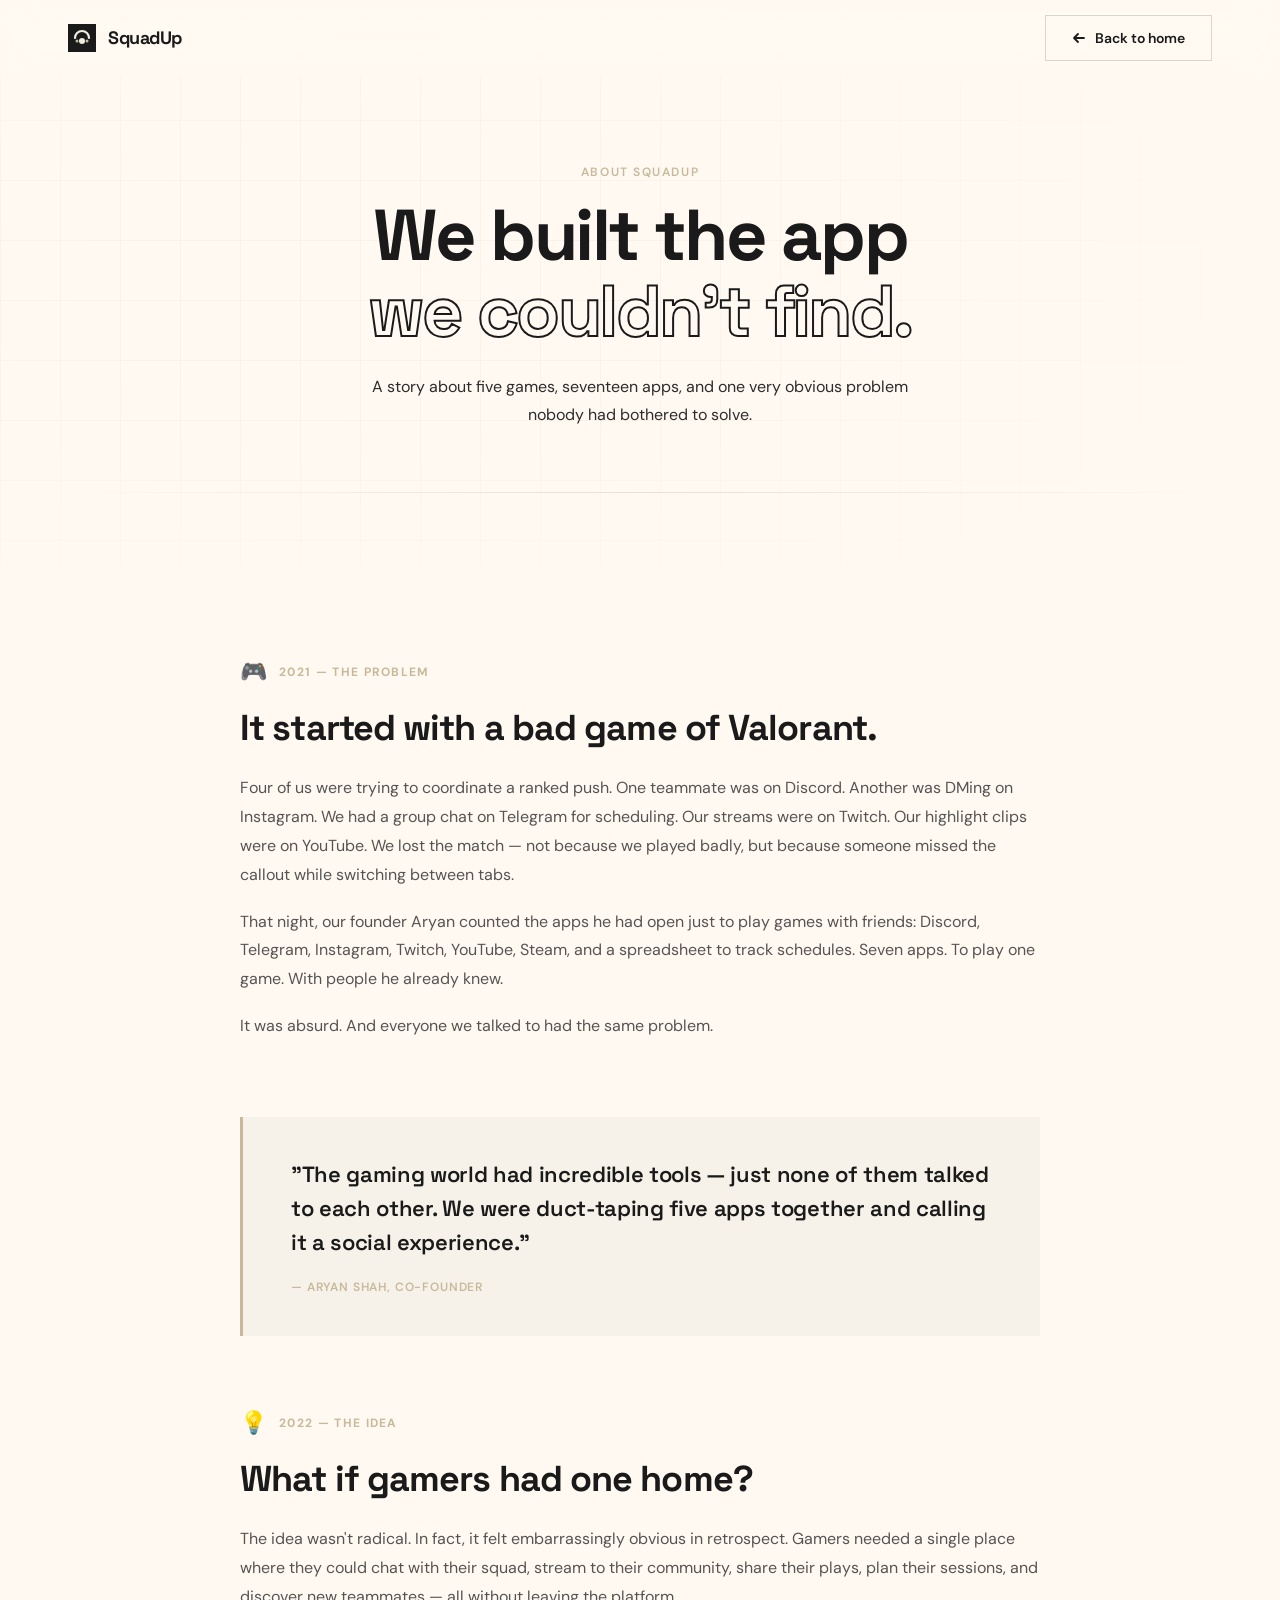
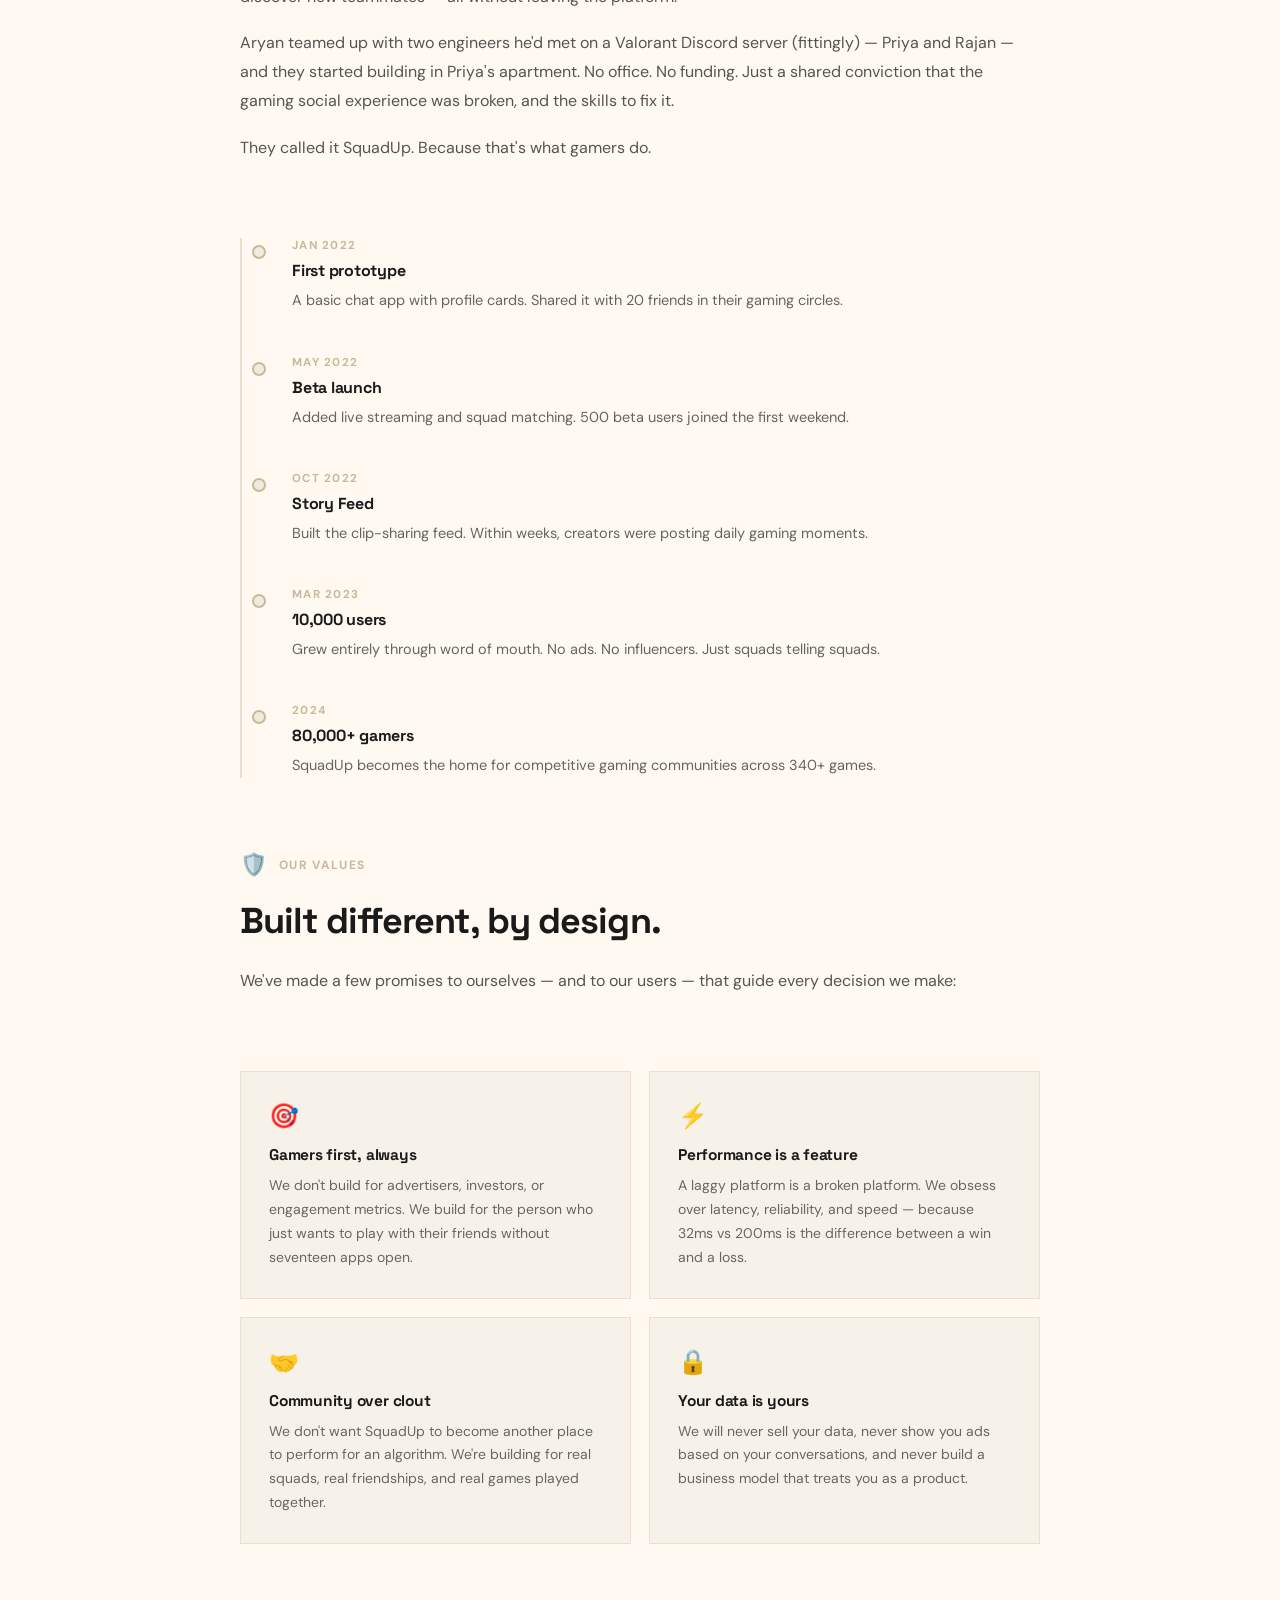
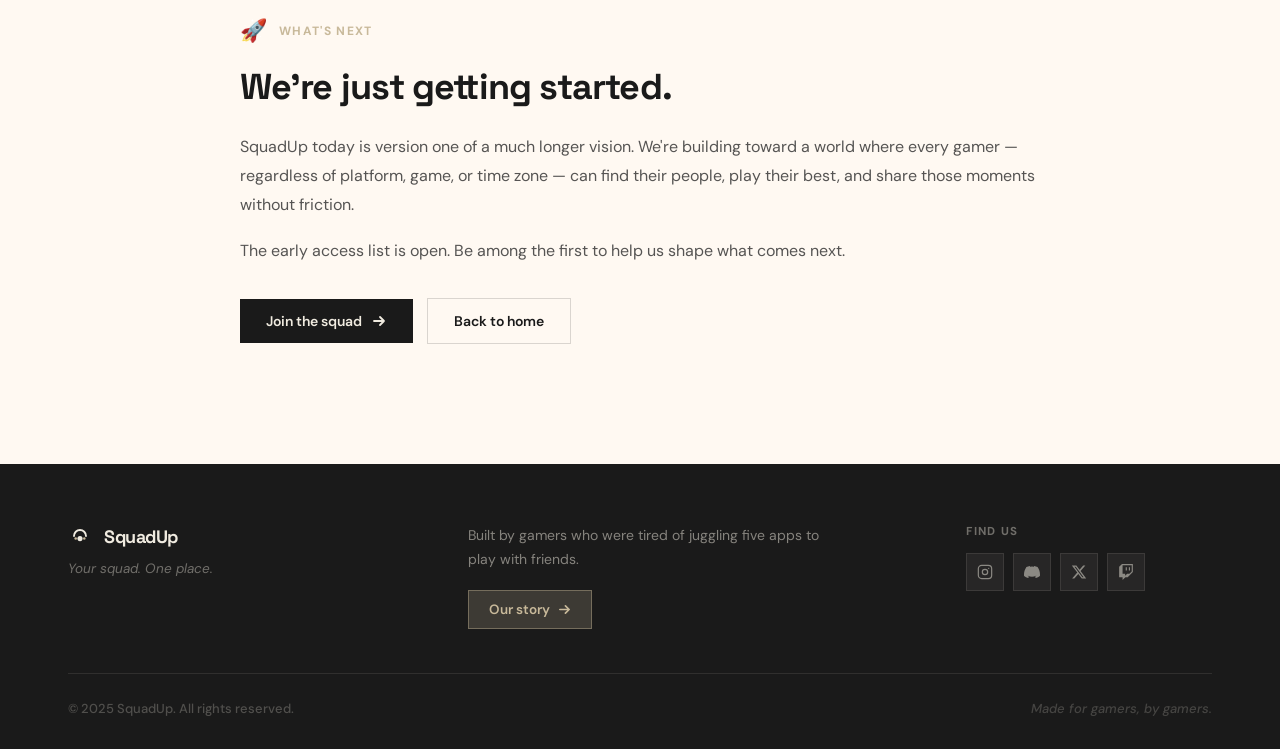
<file: story.html>
<!DOCTYPE html>
<html lang="en">
<head>
  <meta charset="UTF-8" />
  <meta name="viewport" content="width=device-width, initial-scale=1.0"/>
  <title>Our Story — SquadUp</title>
  <link rel="stylesheet" href="style.css" />
  <link rel="preconnect" href="https://fonts.googleapis.com" />
  <link rel="preconnect" href="https://fonts.gstatic.com" crossorigin />
  <link href="https://fonts.googleapis.com/css2?family=DM+Sans:wght@300;400;500;600;700&family=Space+Grotesk:wght@400;500;600;700&display=swap" rel="stylesheet" />
</head>
<body>

  <!-- NAVBAR -->
  <nav class="navbar" id="navbar">
    <div class="nav-inner">
      <a href="/" class="nav-logo">
        <div class="logo-mark">
          <svg width="28" height="28" viewBox="0 0 28 28" fill="none">
            <rect width="28" height="28" rx="0" fill="#1a1a1a"/>
            <path d="M7 14C7 10.134 10.134 7 14 7C17.866 7 21 10.134 21 14" stroke="#f0ebe0" stroke-width="2.2" stroke-linecap="round"/>
            <circle cx="14" cy="17" r="3" fill="#f0ebe0"/>
            <circle cx="9" cy="17" r="1.5" fill="#c8b99a"/>
            <circle cx="19" cy="17" r="1.5" fill="#c8b99a"/>
          </svg>
        </div>
        <span class="logo-text">SquadUp</span>
      </a>
      <div class="nav-right">
        <a href="/" class="btn-ghost story-back-btn">
          <svg width="14" height="14" viewBox="0 0 14 14" fill="none">
            <path d="M12 7H2M2 7L6 3M2 7L6 11" stroke="currentColor" stroke-width="1.8" stroke-linecap="round" stroke-linejoin="round"/>
          </svg>
          Back to home
        </a>
      </div>
    </div>
  </nav>

  <!-- STORY HERO -->
  <section class="story-hero">
    <div class="story-hero-inner">
      <p class="section-eyebrow reveal">About SquadUp</p>
      <h1 class="story-title reveal reveal--delay-1">We built the app<br/><em>we couldn't find.</em></h1>
      <p class="story-subtitle reveal reveal--delay-2">A story about five games, seventeen apps, and one very obvious problem nobody had bothered to solve.</p>
    </div>
    <div class="story-hero-line reveal reveal--delay-3"></div>
  </section>

  <!-- STORY CONTENT -->
  <article class="story-article">
    <div class="story-inner">

      <div class="story-chapter reveal">
        <div class="story-chapter-marker">
          <div class="chapter-icon">🎮</div>
          <span>2021 — The Problem</span>
        </div>
        <h2>It started with a bad game of Valorant.</h2>
        <p>Four of us were trying to coordinate a ranked push. One teammate was on Discord. Another was DMing on Instagram. We had a group chat on Telegram for scheduling. Our streams were on Twitch. Our highlight clips were on YouTube. We lost the match — not because we played badly, but because someone missed the callout while switching between tabs.</p>
        <p>That night, our founder Aryan counted the apps he had open just to play games with friends: Discord, Telegram, Instagram, Twitch, YouTube, Steam, and a spreadsheet to track schedules. Seven apps. To play one game. With people he already knew.</p>
        <p>It was absurd. And everyone we talked to had the same problem.</p>
      </div>

      <div class="story-pull-quote reveal">
        <blockquote>"The gaming world had incredible tools — just none of them talked to each other. We were duct-taping five apps together and calling it a social experience."</blockquote>
        <cite>— Aryan Shah, Co-founder</cite>
      </div>

      <div class="story-chapter reveal">
        <div class="story-chapter-marker">
          <div class="chapter-icon">💡</div>
          <span>2022 — The Idea</span>
        </div>
        <h2>What if gamers had one home?</h2>
        <p>The idea wasn't radical. In fact, it felt embarrassingly obvious in retrospect. Gamers needed a single place where they could chat with their squad, stream to their community, share their plays, plan their sessions, and discover new teammates — all without leaving the platform.</p>
        <p>Aryan teamed up with two engineers he'd met on a Valorant Discord server (fittingly) — Priya and Rajan — and they started building in Priya's apartment. No office. No funding. Just a shared conviction that the gaming social experience was broken, and the skills to fix it.</p>
        <p>They called it SquadUp. Because that's what gamers do.</p>
      </div>

      <div class="story-timeline reveal">
        <div class="timeline-item">
          <div class="timeline-dot"></div>
          <div class="timeline-content">
            <span class="timeline-date">Jan 2022</span>
            <h4>First prototype</h4>
            <p>A basic chat app with profile cards. Shared it with 20 friends in their gaming circles.</p>
          </div>
        </div>
        <div class="timeline-item">
          <div class="timeline-dot"></div>
          <div class="timeline-content">
            <span class="timeline-date">May 2022</span>
            <h4>Beta launch</h4>
            <p>Added live streaming and squad matching. 500 beta users joined the first weekend.</p>
          </div>
        </div>
        <div class="timeline-item">
          <div class="timeline-dot"></div>
          <div class="timeline-content">
            <span class="timeline-date">Oct 2022</span>
            <h4>Story Feed</h4>
            <p>Built the clip-sharing feed. Within weeks, creators were posting daily gaming moments.</p>
          </div>
        </div>
        <div class="timeline-item">
          <div class="timeline-dot"></div>
          <div class="timeline-content">
            <span class="timeline-date">Mar 2023</span>
            <h4>10,000 users</h4>
            <p>Grew entirely through word of mouth. No ads. No influencers. Just squads telling squads.</p>
          </div>
        </div>
        <div class="timeline-item">
          <div class="timeline-dot"></div>
          <div class="timeline-content">
            <span class="timeline-date">2024</span>
            <h4>80,000+ gamers</h4>
            <p>SquadUp becomes the home for competitive gaming communities across 340+ games.</p>
          </div>
        </div>
      </div>

      <div class="story-chapter reveal">
        <div class="story-chapter-marker">
          <div class="chapter-icon">🛡️</div>
          <span>Our Values</span>
        </div>
        <h2>Built different, by design.</h2>
        <p>We've made a few promises to ourselves — and to our users — that guide every decision we make:</p>
      </div>

      <div class="story-values reveal">
        <div class="value-card">
          <div class="value-icon">🎯</div>
          <h4>Gamers first, always</h4>
          <p>We don't build for advertisers, investors, or engagement metrics. We build for the person who just wants to play with their friends without seventeen apps open.</p>
        </div>
        <div class="value-card">
          <div class="value-icon">⚡</div>
          <h4>Performance is a feature</h4>
          <p>A laggy platform is a broken platform. We obsess over latency, reliability, and speed — because 32ms vs 200ms is the difference between a win and a loss.</p>
        </div>
        <div class="value-card">
          <div class="value-icon">🤝</div>
          <h4>Community over clout</h4>
          <p>We don't want SquadUp to become another place to perform for an algorithm. We're building for real squads, real friendships, and real games played together.</p>
        </div>
        <div class="value-card">
          <div class="value-icon">🔒</div>
          <h4>Your data is yours</h4>
          <p>We will never sell your data, never show you ads based on your conversations, and never build a business model that treats you as a product.</p>
        </div>
      </div>

      <div class="story-chapter reveal">
        <div class="story-chapter-marker">
          <div class="chapter-icon">🚀</div>
          <span>What's next</span>
        </div>
        <h2>We're just getting started.</h2>
        <p>SquadUp today is version one of a much longer vision. We're building toward a world where every gamer — regardless of platform, game, or time zone — can find their people, play their best, and share those moments without friction.</p>
        <p>The early access list is open. Be among the first to help us shape what comes next.</p>

        <div class="story-cta">
          <a href="/#connect" class="btn-primary">
            Join the squad
            <svg width="16" height="16" viewBox="0 0 16 16" fill="none">
              <path d="M3 8H13M13 8L9 4M13 8L9 12" stroke="currentColor" stroke-width="1.8" stroke-linecap="round" stroke-linejoin="round"/>
            </svg>
          </a>
          <a href="/" class="btn-ghost">Back to home</a>
        </div>
      </div>

    </div>
  </article>

  <!-- FOOTER (same compact footer) -->
  <footer class="footer">
    <div class="footer-inner">
      <div class="footer-compact">
        <div class="footer-brand">
          <a href="/" class="nav-logo footer-logo">
            <div class="logo-mark">
              <svg width="24" height="24" viewBox="0 0 28 28" fill="none">
                <rect width="28" height="28" rx="0" fill="#1a1a1a"/>
                <path d="M7 14C7 10.134 10.134 7 14 7C17.866 7 21 10.134 21 14" stroke="#f0ebe0" stroke-width="2.2" stroke-linecap="round"/>
                <circle cx="14" cy="17" r="3" fill="#f0ebe0"/>
                <circle cx="9" cy="17" r="1.5" fill="#c8b99a"/>
                <circle cx="19" cy="17" r="1.5" fill="#c8b99a"/>
              </svg>
            </div>
            <span class="logo-text">SquadUp</span>
          </a>
          <p class="footer-tagline">Your squad. One place.</p>
        </div>
        <div class="footer-about">
          <p class="footer-about-text">Built by gamers who were tired of juggling five apps to play with friends.</p>
          <a href="/story" class="btn-about-story btn-about-story--active">
            Our story
            <svg width="13" height="13" viewBox="0 0 14 14" fill="none">
              <path d="M2 7H12M12 7L8 3M12 7L8 11" stroke="currentColor" stroke-width="1.8" stroke-linecap="round" stroke-linejoin="round"/>
            </svg>
          </a>
        </div>
        <div class="footer-socials-col">
          <p class="footer-socials-label">Find us</p>
          <div class="footer-socials">
            <a href="#" class="social-icon" aria-label="Instagram">
              <svg width="16" height="16" viewBox="0 0 24 24" fill="none" stroke="currentColor" stroke-width="1.8"><rect x="2" y="2" width="20" height="20" rx="5" ry="5"/><circle cx="12" cy="12" r="4"/><circle cx="17.5" cy="6.5" r="1" fill="currentColor" stroke="none"/></svg>
            </a>
            <a href="#" class="social-icon" aria-label="Discord">
              <svg width="16" height="16" viewBox="0 0 24 24" fill="currentColor"><path d="M20.317 4.37a19.791 19.791 0 0 0-4.885-1.515.074.074 0 0 0-.079.037c-.21.375-.444.864-.608 1.25a18.27 18.27 0 0 0-5.487 0 12.64 12.64 0 0 0-.617-1.25.077.077 0 0 0-.079-.037A19.736 19.736 0 0 0 3.677 4.37a.07.07 0 0 0-.032.027C.533 9.046-.32 13.58.099 18.057a.082.082 0 0 0 .031.057 19.9 19.9 0 0 0 5.993 3.03.078.078 0 0 0 .084-.028c.462-.63.874-1.295 1.226-1.994a.076.076 0 0 0-.041-.106 13.107 13.107 0 0 1-1.872-.892.077.077 0 0 1-.008-.128 10.2 10.2 0 0 0 .372-.292.074.074 0 0 1 .077-.01c3.928 1.793 8.18 1.793 12.062 0a.074.074 0 0 1 .078.01c.12.098.246.198.373.292a.077.077 0 0 1-.006.127 12.299 12.299 0 0 1-1.873.892.077.077 0 0 0-.041.107c.36.698.772 1.362 1.225 1.993a.076.076 0 0 0 .084.028 19.839 19.839 0 0 0 6.002-3.03.077.077 0 0 0 .032-.054c.5-5.177-.838-9.674-3.549-13.66a.061.061 0 0 0-.031-.03z"/></svg>
            </a>
            <a href="#" class="social-icon" aria-label="Twitter">
              <svg width="16" height="16" viewBox="0 0 24 24" fill="currentColor"><path d="M18.244 2.25h3.308l-7.227 8.26 8.502 11.24H16.17l-5.214-6.817L4.99 21.75H1.68l7.73-8.835L1.254 2.25H8.08l4.713 6.231zm-1.161 17.52h1.833L7.084 4.126H5.117z"/></svg>
            </a>
            <a href="#" class="social-icon" aria-label="Twitch">
              <svg width="16" height="16" viewBox="0 0 24 24" fill="currentColor"><path d="M11.571 4.714h1.715v5.143H11.57zm4.715 0H18v5.143h-1.714zM6 0L1.714 4.286v15.428h5.143V24l4.286-4.286h3.428L22.286 12V0zm14.571 11.143l-3.428 3.428h-3.429l-3 3v-3H6.857V1.714h13.714z"/></svg>
            </a>
          </div>
        </div>
      </div>
      <div class="footer-bottom">
        <p class="footer-copy">© 2025 SquadUp. All rights reserved.</p>
        <p class="footer-made">Made for gamers, by gamers.</p>
      </div>
    </div>
  </footer>

  <script src="main.js"></script>
</body>
</html>
</file>
<file: style.css>
/* ═══════════════════════════════════════════════════════
   SQUADUP — style.css  (ZOOMED / FULL-SIZE REFRESH)
═══════════════════════════════════════════════════════ */

*, *::before, *::after { box-sizing: border-box; margin: 0; padding: 0; }

:root {
  --ink:        #1a1a1a;
  --charcoal:   #2c2c2c;
  --cream:      #f0ebe0;
  --warm-sand:  #e8e0d0;
  --muted-gold: #c8b99a;
  --off-white:  #fff9f2;
  --beige-mid:  #f7f2e9;
  --border:     rgba(26,26,26,0.10);
  --border-mid: rgba(26,26,26,0.16);

  --font-display: 'Space Grotesk', sans-serif;
  --font-body:    'DM Sans', sans-serif;

  --nav-h:     76px;
  --radius-sm: 0px;
  --radius-md: 0px;
  --radius-lg: 0px;
  --radius-xl: 0px;

  --ease-out: cubic-bezier(0.16, 1, 0.3, 1);
  --ease-in-out: cubic-bezier(0.45, 0, 0.55, 1);
}

html { scroll-behavior: smooth; font-size: 16px; }

body {
  font-family: var(--font-body);
  font-size: 15px;
  font-weight: 600;
  color: var(--ink);
  background: var(--off-white);
  -webkit-font-smoothing: antialiased;
  overflow-x: hidden;
}

/* ── SCROLLBAR ── */
::-webkit-scrollbar { width: 7px; }
::-webkit-scrollbar-track { background: var(--off-white); }
::-webkit-scrollbar-thumb { background: var(--warm-sand); border-radius: 0; }

/* ══════════════════════════════════════════
   SHARED UTILITIES
══════════════════════════════════════════ */
.section-inner {
  max-width: 1240px;
  margin: 0 auto;
  padding: 0 48px;
}

.section-eyebrow {
  font-family: var(--font-body);
  font-size: 12px;
  font-weight: 600;
  letter-spacing: 0.13em;
  text-transform: uppercase;
  color: var(--muted-gold);
  margin-bottom: 18px;
}

.section-title {
  font-family: var(--font-display);
  font-size: clamp(34px, 4.5vw, 52px);
  font-weight: 700;
  line-height: 1.1;
  color: var(--ink);
  margin-bottom: 22px;
  letter-spacing: -0.025em;
}

.section-desc {
  font-size: 15.5px;
  font-weight: 400;
  line-height: 1.72;
  color: var(--charcoal);
  opacity: 0.72;
  max-width: 520px;
}

/* ── BUTTONS ── */
.btn-primary {
  display: inline-flex;
  align-items: center;
  gap: 9px;
  padding: 13px 26px;
  background: var(--ink);
  color: var(--cream);
  font-family: var(--font-body);
  font-size: 14px;
  font-weight: 600;
  border-radius: 0;
  text-decoration: none;
  border: none;
  cursor: pointer;
  transition: background 0.2s, transform 0.2s var(--ease-out), box-shadow 0.2s;
}
.btn-primary:hover {
  background: var(--charcoal);
  transform: translateY(-1px);
  box-shadow: 0 8px 28px rgba(26,26,26,0.18);
}
.btn-primary:active { transform: translateY(0); }

.btn-ghost {
  display: inline-flex;
  align-items: center;
  gap: 9px;
  padding: 13px 26px;
  background: transparent;
  color: var(--ink);
  font-family: var(--font-body);
  font-size: 14px;
  font-weight: 600;
  border-radius: 0;
  text-decoration: none;
  border: 1.5px solid var(--border-mid);
  cursor: pointer;
  transition: border-color 0.2s, background 0.2s, transform 0.2s;
}
.btn-ghost:hover {
  border-color: var(--ink);
  background: rgba(26,26,26,0.04);
  transform: translateY(-1px);
}

/* ── REVEAL ANIMATION ── */
.reveal {
  opacity: 0;
  transform: translateY(28px);
  transition: opacity 0.7s var(--ease-out), transform 0.7s var(--ease-out);
}
.reveal.in-view {
  opacity: 1;
  transform: translateY(0);
}
.reveal--delay-1 { transition-delay: 0.1s; }
.reveal--delay-2 { transition-delay: 0.2s; }
.reveal--delay-3 { transition-delay: 0.3s; }
.reveal--delay-4 { transition-delay: 0.4s; }
.reveal--delay-5 { transition-delay: 0.5s; }

@media (prefers-reduced-motion: reduce) {
  .reveal { opacity: 1; transform: none; transition: none; }
}

/* ══════════════════════════════════════════
   NAVBAR
══════════════════════════════════════════ */
.navbar {
  position: fixed;
  top: 0;
  left: 0;
  right: 0;
  z-index: 100;
  height: var(--nav-h);
  background: rgba(255, 249, 242, 0.84);
  backdrop-filter: blur(20px);
  -webkit-backdrop-filter: blur(20px);
  border-bottom: 1px solid transparent;
  transition: border-color 0.3s, box-shadow 0.3s, background 0.3s;
}
.navbar.scrolled {
  border-color: var(--border);
  box-shadow: 0 2px 24px rgba(26,26,26,0.07);
}

.nav-inner {
  max-width: 1240px;
  margin: 0 auto;
  padding: 0 48px;
  height: 100%;
  display: flex;
  align-items: center;
  gap: 48px;
}

.nav-logo {
  display: flex;
  align-items: center;
  gap: 12px;
  text-decoration: none;
  flex-shrink: 0;
}

.logo-mark {
  display: flex;
  align-items: center;
  transition: transform 0.3s var(--ease-out);
}
.nav-logo:hover .logo-mark { transform: rotate(-6deg) scale(1.06); }

.logo-text {
  font-family: var(--font-display);
  font-size: 18px;
  font-weight: 700;
  color: var(--ink);
  letter-spacing: -0.025em;
}

.nav-links {
  display: flex;
  list-style: none;
  gap: 32px;
  margin-left: 4px;
}
.nav-link {
  font-size: 13.5px;
  font-weight: 600;
  color: var(--charcoal);
  text-decoration: none;
  opacity: 0.7;
  transition: opacity 0.2s, color 0.2s;
  letter-spacing: 0.01em;
}
.nav-link:hover { opacity: 1; color: var(--ink); }

.nav-right { margin-left: auto; }

.btn-connect {
  display: inline-flex;
  align-items: center;
  gap: 8px;
  padding: 10px 22px;
  background: var(--ink);
  color: var(--cream);
  font-family: var(--font-body);
  font-size: 13.5px;
  font-weight: 600;
  border-radius: 0;
  text-decoration: none;
  transition: background 0.2s, transform 0.2s, box-shadow 0.2s;
}
.btn-connect:hover {
  background: var(--charcoal);
  transform: translateY(-1px);
  box-shadow: 0 6px 22px rgba(26,26,26,0.2);
}
.btn-connect svg { transition: transform 0.2s; }
.btn-connect:hover svg { transform: translateX(3px); }

.nav-hamburger-wrap {
  display: none;
  position: relative;
  margin-left: auto;
}

.nav-hamburger {
  display: flex;
  flex-direction: column;
  gap: 6px;
  background: none;
  border: none;
  cursor: pointer;
  padding: 6px;
}
.nav-hamburger span {
  display: block;
  width: 24px;
  height: 2px;
  background: var(--ink);
  border-radius: 0;
  transition: transform 0.25s var(--ease-out), opacity 0.2s;
}
.nav-hamburger.open span:nth-child(1) { transform: translateY(8px) rotate(45deg); }
.nav-hamburger.open span:nth-child(2) { opacity: 0; transform: scaleX(0); }
.nav-hamburger.open span:nth-child(3) { transform: translateY(-8px) rotate(-45deg); }

.mobile-menu {
  display: flex;
  flex-direction: column;
  position: absolute;
  top: calc(100% + 14px);
  right: 0;
  width: 220px;
  z-index: 200;
  background: var(--off-white);
  border: 1px solid var(--border-mid);
  box-shadow: 0 8px 36px rgba(26,26,26,0.12);
  padding: 0;
  overflow: hidden;
  max-height: 0;
  opacity: 0;
  pointer-events: none;
  transition: max-height 0.35s var(--ease-out), opacity 0.25s var(--ease-out);
}
.mobile-menu.open {
  max-height: 300px;
  opacity: 1;
  pointer-events: auto;
}
.mobile-link {
  font-size: 14px;
  font-weight: 600;
  color: var(--ink);
  text-decoration: none;
  padding: 15px 22px;
  border-bottom: 1px solid var(--border);
  opacity: 0.75;
  transition: opacity 0.15s, background 0.15s;
  display: block;
}
.mobile-link:last-child { border-bottom: none; }
.mobile-link:hover { opacity: 1; background: var(--beige-mid); }
.mobile-link--cta {
  opacity: 1;
  background: var(--ink);
  color: var(--cream);
  font-weight: 700;
  letter-spacing: 0.02em;
}
.mobile-link--cta:hover { background: var(--charcoal); }

/* ══════════════════════════════════════════
   HERO — split layout
══════════════════════════════════════════ */
.hero {
  position: relative;
  min-height: 100vh;
  padding: calc(var(--nav-h) + 80px) 48px 100px;
  display: flex;
  align-items: center;
  justify-content: center;
  overflow: hidden;
  background: var(--off-white);
}

.hero-bg-grid {
  position: absolute;
  inset: 0;
  background-image:
    linear-gradient(var(--border) 1px, transparent 1px),
    linear-gradient(90deg, var(--border) 1px, transparent 1px);
  background-size: 60px 60px;
  mask-image: radial-gradient(ellipse 80% 60% at 50% 30%, black 30%, transparent 100%);
  opacity: 0.4;
}

.hero-orb {
  position: absolute;
  border-radius: 50%;
  filter: blur(90px);
  pointer-events: none;
}
.hero-orb--1 {
  width: 560px;
  height: 560px;
  background: radial-gradient(circle, rgba(200,185,154,0.22) 0%, transparent 70%);
  top: 60px;
  left: -80px;
  animation: orbDrift 12s ease-in-out infinite alternate;
}
.hero-orb--2 {
  width: 420px;
  height: 420px;
  background: radial-gradient(circle, rgba(240,235,224,0.4) 0%, transparent 70%);
  top: 120px;
  right: -40px;
  animation: orbDrift 16s ease-in-out infinite alternate-reverse;
}

@keyframes orbDrift {
  0%   { transform: translate(0, 0) scale(1); }
  100% { transform: translate(20px, 30px) scale(1.05); }
}

.hero-split {
  position: relative;
  z-index: 2;
  width: 100%;
  max-width: 1240px;
  display: grid;
  grid-template-columns: 1fr 1fr;
  gap: 80px;
  align-items: center;
  padding-top: 10px;
}

.hero-left { max-width: 600px; }

.hero-right {
  position: relative;
  display: flex;
  align-items: center;
  justify-content: center;
}

.hero-eyebrow {
  display: inline-flex;
  align-items: center;
  gap: 10px;
  font-size: 12px;
  font-weight: 600;
  letter-spacing: 0.13em;
  text-transform: uppercase;
  color: var(--charcoal);
  opacity: 0.75;
  background: rgba(200,185,154,0.18);
  padding: 7px 16px;
  border-radius: 0;
  border: 1px solid rgba(200,185,154,0.35);
  margin-bottom: 36px;
}

.dot-pulse {
  display: inline-block;
  width: 8px;
  height: 8px;
  background: #4ade80;
  border-radius: 50%;
  box-shadow: 0 0 0 0 rgba(74,222,128,0.5);
  animation: pulse 2s ease-out infinite;
}
@keyframes pulse {
  0%   { box-shadow: 0 0 0 0 rgba(74,222,128,0.5); }
  70%  { box-shadow: 0 0 0 8px rgba(74,222,128,0); }
  100% { box-shadow: 0 0 0 0 rgba(74,222,128,0); }
}

.hero-title {
  font-family: var(--font-display);
  font-size: clamp(54px, 7.5vw, 90px);
  font-weight: 700;
  line-height: 1.03;
  letter-spacing: -0.035em;
  color: var(--ink);
  margin-bottom: 28px;
}
.hero-title em {
  font-style: normal;
  color: transparent;
  -webkit-text-stroke: 2px var(--ink);
  background: none;
}

.hero-sub {
  font-size: 16px;
  font-weight: 400;
  line-height: 1.74;
  color: var(--charcoal);
  opacity: 0.75;
  margin-bottom: 42px;
  max-width: 460px;
}

.hero-cta {
  display: flex;
  align-items: center;
  gap: 14px;
  flex-wrap: wrap;
  margin-bottom: 52px;
}

.hero-platforms {
  display: flex;
  align-items: center;
  gap: 14px;
  flex-wrap: wrap;
}
.platform-label {
  font-size: 12px;
  font-weight: 600;
  letter-spacing: 0.09em;
  text-transform: uppercase;
  color: var(--charcoal);
  opacity: 0.45;
}
.platform-pills {
  display: flex;
  gap: 8px;
  flex-wrap: wrap;
}
.pill {
  display: inline-flex;
  align-items: center;
  gap: 7px;
  padding: 6px 14px;
  background: var(--cream);
  border: 1px solid var(--warm-sand);
  border-radius: 0;
  font-size: 12.5px;
  font-weight: 600;
  color: var(--charcoal);
  opacity: 0.8;
  transition: opacity 0.2s, transform 0.2s;
}
.pill:hover { opacity: 1; transform: translateY(-1px); }

/* Scroll hint */
.hero-scroll-hint {
  position: absolute;
  bottom: 44px;
  left: 50%;
  transform: translateX(-50%);
  display: flex;
  flex-direction: column;
  align-items: center;
  gap: 8px;
  z-index: 2;
}
.scroll-line {
  width: 1px;
  height: 48px;
  background: linear-gradient(to bottom, var(--muted-gold), transparent);
  animation: scrollPulse 2.5s ease-in-out infinite;
}
@keyframes scrollPulse {
  0%, 100% { opacity: 0.3; transform: scaleY(0.8); }
  50%       { opacity: 1;   transform: scaleY(1); }
}
.hero-scroll-hint span {
  font-size: 11px;
  font-weight: 600;
  letter-spacing: 0.16em;
  text-transform: uppercase;
  color: var(--muted-gold);
  opacity: 0.7;
}

/* ── Floating card mockup ── */
.hero-card-float {
  position: absolute;
  right: max(40px, calc((100vw - 1240px) / 2 + 20px));
  top: 50%;
  transform: translateY(-40%);
  z-index: 3;
  perspective: 1000px;
}

.card-mock {
  width: 300px;
  background: var(--off-white);
  border: 1px solid var(--warm-sand);
  border-radius: var(--radius-lg);
  padding: 22px;
  box-shadow: 0 28px 72px rgba(26,26,26,0.11), 0 4px 18px rgba(26,26,26,0.06);
  animation: floatCard 6s ease-in-out infinite;
}
@keyframes floatCard {
  0%, 100% { transform: translateY(0) rotate3d(0,1,0,0deg); }
  50%       { transform: translateY(-12px) rotate3d(0,1,0,1deg); }
}

.card-mock-header {
  display: flex;
  align-items: center;
  justify-content: space-between;
  margin-bottom: 18px;
}
.avatar-row {
  display: flex;
  align-items: center;
}
.avatar {
  width: 30px;
  height: 30px;
  border-radius: 50%;
  border: 2px solid var(--off-white);
  margin-left: -7px;
}
.avatar:first-child { margin-left: 0; }
.av1 { background: linear-gradient(135deg, #c8b99a, #9c8870); }
.av2 { background: linear-gradient(135deg, #1a1a1a, #4a4a4a); }
.av3 { background: linear-gradient(135deg, #e8e0d0, #c0b49a); }
.av-count {
  font-size: 12px;
  font-weight: 600;
  color: var(--charcoal);
  opacity: 0.6;
  margin-left: 10px;
}
.live-badge {
  font-size: 11px;
  font-weight: 700;
  color: #ef4444;
  background: rgba(239,68,68,0.1);
  border: 1px solid rgba(239,68,68,0.2);
  padding: 4px 9px;
  border-radius: 0;
  letter-spacing: 0.05em;
  animation: livePulse 2s ease-in-out infinite;
}
@keyframes livePulse {
  0%, 100% { opacity: 0.8; }
  50%       { opacity: 1; }
}

.card-mock-body {
  display: flex;
  flex-direction: column;
  gap: 8px;
  margin-bottom: 16px;
}
.msg-row { display: flex; }
.msg-row--alt { justify-content: flex-end; }
.msg-bubble {
  background: var(--cream);
  border: 1px solid var(--warm-sand);
  border-radius: 0;
  padding: 8px 13px;
  font-size: 12.5px;
  font-weight: 500;
  color: var(--ink);
  max-width: 80%;
}
.msg-bubble--alt {
  background: var(--ink);
  color: var(--cream);
  border-color: var(--ink);
  border-radius: 0;
}

.card-mock-footer {
  display: flex;
  gap: 9px;
}
.stat-chip {
  font-size: 11.5px;
  font-weight: 600;
  padding: 5px 12px;
  background: var(--cream);
  border: 1px solid var(--warm-sand);
  border-radius: 0;
  color: var(--charcoal);
}

/* ══════════════════════════════════════════
   SECTION 1 — FEATURES
══════════════════════════════════════════ */
.features-section {
  padding: 140px 0;
  background: var(--beige-mid);
  border-top: 1px solid var(--warm-sand);
  border-bottom: 1px solid var(--warm-sand);
}

.section-header {
  text-align: center;
  margin-bottom: 76px;
}
.section-header .section-desc {
  margin: 0 auto;
}

.features-grid {
  display: grid;
  grid-template-columns: repeat(3, 1fr);
  gap: 18px;
}

.feature-card {
  background: var(--off-white);
  border: 1px solid var(--warm-sand);
  border-radius: var(--radius-lg);
  padding: 34px;
  display: flex;
  flex-direction: column;
  transition: transform 0.3s var(--ease-out), box-shadow 0.3s, border-color 0.3s;
}
.feature-card:hover {
  transform: translateY(-5px);
  box-shadow: 0 20px 56px rgba(26,26,26,0.09);
  border-color: var(--muted-gold);
}

.feature-body {
  font-size: 14px;
  font-weight: 400;
  line-height: 1.72;
  color: var(--charcoal);
  opacity: 0.72;
  flex: 1;
}

.feature-card--dark {
  background: var(--ink);
  border-color: var(--ink);
}
.feature-card--dark:hover { border-color: var(--charcoal); }

.feature-icon {
  width: 48px;
  height: 48px;
  display: flex;
  align-items: center;
  justify-content: center;
  background: var(--cream);
  border: 1px solid var(--warm-sand);
  border-radius: var(--radius-sm);
  margin-bottom: 22px;
  color: var(--ink);
}
.feature-icon--light {
  background: rgba(240,235,224,0.12);
  border-color: rgba(240,235,224,0.2);
  color: var(--cream);
}

.feature-title {
  font-family: var(--font-display);
  font-size: 18px;
  font-weight: 700;
  color: var(--ink);
  margin-bottom: 12px;
  letter-spacing: -0.015em;
}
.feature-title--light { color: var(--cream); }

.feature-body--light { color: var(--cream); opacity: 0.72; }

.feature-tag {
  display: inline-block;
  margin-top: 18px;
  font-size: 11px;
  font-weight: 600;
  letter-spacing: 0.09em;
  text-transform: uppercase;
  color: var(--muted-gold);
  background: rgba(200,185,154,0.14);
  border: 1px solid rgba(200,185,154,0.3);
  padding: 5px 12px;
  border-radius: 0;
}
.feature-tag--light {
  color: var(--cream);
  background: rgba(240,235,224,0.12);
  border-color: rgba(240,235,224,0.2);
}

/* Squad Matching card — same style as Live Streaming (warm/beige, no black) */
.feature-card--warm {
  background: var(--beige-mid);
  border-color: var(--warm-sand);
  border-width: 1.5px;
}
.feature-card--warm:hover {
  border-color: var(--muted-gold);
  box-shadow: 0 20px 56px rgba(26,26,26,0.09);
}

/* ── PRESS CARDS ── */
.press-cards {
  display: grid;
  grid-template-columns: repeat(4, 1fr);
  gap: 16px;
  margin-top: 64px;
}
.press-card {
  background: var(--off-white);
  border: 1px solid var(--warm-sand);
  padding: 28px 24px;
  display: flex;
  flex-direction: column;
  gap: 14px;
  transition: transform 0.25s var(--ease-out), box-shadow 0.25s, border-color 0.25s;
}
.press-card:hover {
  transform: translateY(-4px);
  box-shadow: 0 14px 40px rgba(26,26,26,0.09);
  border-color: var(--muted-gold);
}
.press-card--accent {
  background: var(--ink);
}
.press-card--accent .press-card-logo { color: var(--cream); }
.press-card--accent .press-card-quote { color: var(--cream); opacity: 0.82; }
.press-card--accent .press-card-tag {
  color: var(--cream);
  background: rgba(240,235,224,0.12);
  border-color: rgba(240,235,224,0.2);
}
.press-card-logo {
  height: 28px;
  color: var(--ink);
  display: flex;
  align-items: center;
}
.press-card-logo svg { height: 28px; width: auto; max-width: 110px; }
.press-card-quote {
  font-size: 13.5px;
  font-weight: 400;
  line-height: 1.65;
  color: var(--charcoal);
  opacity: 0.75;
  flex: 1;
  font-style: italic;
}
.press-card-tag {
  display: inline-block;
  font-size: 10px;
  font-weight: 700;
  letter-spacing: 0.1em;
  text-transform: uppercase;
  color: var(--muted-gold);
  background: rgba(200,185,154,0.12);
  border: 1px solid rgba(200,185,154,0.25);
  padding: 4px 10px;
  align-self: flex-start;
}

/* ── FOOTER HOW-WORKS LINK ── */
.footer-links-row {
  display: flex;
  flex-direction: column;
  gap: 10px;
  margin-top: 16px;
}
.btn-how-works {
  display: inline-flex;
  align-items: center;
  gap: 8px;
  padding: 10px 20px;
  background: rgba(240,235,224,0.08);
  color: var(--cream);
  font-family: var(--font-body);
  font-size: 13.5px;
  font-weight: 600;
  border-radius: 0;
  text-decoration: none;
  border: 1px solid rgba(240,235,224,0.18);
  transition: background 0.2s, border-color 0.2s, transform 0.2s;
}
.btn-how-works:hover {
  background: rgba(240,235,224,0.14);
  border-color: rgba(240,235,224,0.35);
  transform: translateY(-1px);
}
.btn-how-works svg { transition: transform 0.2s; }
.btn-how-works:hover svg { transform: translateX(3px); }

/* ══════════════════════════════════════════
   SECTION 2 — PLATFORM
══════════════════════════════════════════ */
.platform-section {
  padding: 140px 0;
  background: var(--off-white);
}

.platform-layout {
  display: grid;
  grid-template-columns: 1fr 1fr;
  gap: 100px;
  align-items: center;
}

.platform-steps {
  margin-top: 52px;
  display: flex;
  flex-direction: column;
  gap: 34px;
}
.pstep {
  display: flex;
  gap: 22px;
  align-items: flex-start;
}
.pstep-num {
  font-family: var(--font-display);
  font-size: 12px;
  font-weight: 700;
  color: var(--muted-gold);
  letter-spacing: 0.08em;
  padding-top: 3px;
  flex-shrink: 0;
  width: 30px;
}
.pstep-content h4 {
  font-family: var(--font-display);
  font-size: 16px;
  font-weight: 700;
  color: var(--ink);
  margin-bottom: 6px;
  letter-spacing: -0.015em;
}
.pstep-content p {
  font-size: 14px;
  font-weight: 400;
  line-height: 1.68;
  color: var(--charcoal);
  opacity: 0.68;
}

/* App Mockup */
.platform-visual {
  position: relative;
}

.app-mockup {
  display: flex;
  border-radius: var(--radius-xl);
  overflow: hidden;
  border: 1px solid var(--warm-sand);
  box-shadow: 0 36px 92px rgba(26,26,26,0.13), 0 4px 22px rgba(26,26,26,0.07);
  background: var(--off-white);
  height: 420px;
  position: relative;
}

.app-sidebar {
  width: 66px;
  background: var(--cream);
  border-right: 1px solid var(--warm-sand);
  display: flex;
  flex-direction: column;
  align-items: center;
  padding: 18px 0;
  gap: 7px;
  flex-shrink: 0;
}
.sidebar-avatar {
  width: 38px;
  height: 38px;
  border-radius: 50%;
  background: linear-gradient(135deg, #1a1a1a, #3a3a3a);
  margin-bottom: 5px;
}
.sidebar-divider {
  width: 30px;
  height: 1px;
  background: var(--warm-sand);
  margin: 4px 0;
}
.sidebar-icon {
  width: 40px;
  height: 40px;
  display: flex;
  align-items: center;
  justify-content: center;
  border-radius: var(--radius-sm);
  color: var(--charcoal);
  opacity: 0.45;
  cursor: pointer;
  transition: background 0.2s, opacity 0.2s;
}
.sidebar-icon:hover { background: var(--warm-sand); opacity: 0.8; }
.sidebar-icon.active {
  background: var(--ink);
  color: var(--cream);
  opacity: 1;
}

.app-main {
  flex: 1;
  display: flex;
  flex-direction: column;
  overflow: hidden;
}
.app-topbar {
  display: flex;
  align-items: center;
  justify-content: space-between;
  padding: 14px 20px;
  border-bottom: 1px solid var(--warm-sand);
  background: var(--off-white);
}
.app-channel {
  font-size: 13.5px;
  font-weight: 700;
  color: var(--ink);
  letter-spacing: 0.01em;
}
.app-live-dot {
  font-size: 12px;
  font-weight: 600;
  color: #4ade80;
  letter-spacing: 0.04em;
}

.app-messages {
  flex: 1;
  padding: 18px 18px 10px;
  display: flex;
  flex-direction: column;
  gap: 14px;
  overflow-y: auto;
}
.app-msg {
  display: flex;
  gap: 12px;
  align-items: flex-start;
}
.app-msg-av {
  width: 32px;
  height: 32px;
  border-radius: 50%;
  flex-shrink: 0;
  background: linear-gradient(135deg, #c8b99a, #9c8870);
}
.app-msg-av.av-b { background: linear-gradient(135deg, #1a1a1a, #444); }
.app-msg-av.av-c { background: linear-gradient(135deg, #e8d5b0, #c8a878); }
.app-msg-content {
  display: flex;
  flex-direction: column;
  gap: 2px;
}
.app-msg-name {
  font-size: 11.5px;
  font-weight: 700;
  color: var(--muted-gold);
  letter-spacing: 0.02em;
}
.app-msg-text {
  font-size: 13.5px;
  font-weight: 500;
  color: var(--ink);
  line-height: 1.5;
}

.app-msg--new {
  transition: opacity 0.5s;
}

.app-input-bar {
  display: flex;
  align-items: center;
  gap: 12px;
  padding: 12px 16px;
  border-top: 1px solid var(--warm-sand);
  background: var(--beige-mid);
}
.app-input-fake {
  flex: 1;
  font-size: 13px;
  font-weight: 500;
  color: var(--charcoal);
  opacity: 0.35;
  cursor: text;
}
.app-input-icon {
  width: 32px;
  height: 32px;
  display: flex;
  align-items: center;
  justify-content: center;
  background: var(--ink);
  color: var(--cream);
  border-radius: 50%;
  cursor: pointer;
  transition: transform 0.2s;
}
.app-input-icon:hover { transform: scale(1.1); }

/* Floating stats */
.float-stat {
  position: absolute;
  display: flex;
  align-items: center;
  gap: 12px;
  padding: 12px 18px;
  background: var(--off-white);
  border: 1px solid var(--warm-sand);
  border-radius: 0;
  box-shadow: 0 8px 28px rgba(26,26,26,0.1);
  animation: floatStat 5s ease-in-out infinite;
}
.float-stat--1 {
  bottom: -22px;
  left: -22px;
  animation-delay: 0s;
}
.float-stat--2 {
  top: -18px;
  right: -18px;
  animation-delay: 2.5s;
}
@keyframes floatStat {
  0%, 100% { transform: translateY(0); }
  50%       { transform: translateY(-7px); }
}
.fstat-icon { font-size: 20px; }
.fstat-text { display: flex; flex-direction: column; }
.fstat-num {
  font-family: var(--font-display);
  font-size: 17px;
  font-weight: 700;
  color: var(--ink);
  line-height: 1;
}
.fstat-label {
  font-size: 11px;
  font-weight: 600;
  color: var(--charcoal);
  opacity: 0.5;
  letter-spacing: 0.04em;
}

/* ══════════════════════════════════════════
   SECTION 2 — SQUAD DASHBOARD
══════════════════════════════════════════ */
.squad-dashboard {
  background: var(--off-white);
  border: 1px solid var(--warm-sand);
  border-radius: var(--radius-xl);
  overflow: hidden;
  box-shadow: 0 36px 92px rgba(26,26,26,0.13), 0 4px 22px rgba(26,26,26,0.07);
  padding: 0;
}

.dash-header {
  padding: 24px 26px 20px;
  border-bottom: 1px solid var(--warm-sand);
  background: var(--beige-mid);
}
.dash-title-row {
  display: flex;
  align-items: center;
  gap: 10px;
  margin-bottom: 6px;
}
.active-dot {
  width: 9px;
  height: 9px;
  background: #4ade80;
  border-radius: 50%;
  box-shadow: 0 0 0 0 rgba(74,222,128,0.5);
  animation: pulse 2s ease-out infinite;
  flex-shrink: 0;
}
.dash-title {
  font-family: var(--font-display);
  font-size: 16px;
  font-weight: 700;
  color: var(--ink);
  letter-spacing: -0.015em;
}
.dash-badge {
  margin-left: auto;
  font-size: 11px;
  font-weight: 700;
  letter-spacing: 0.06em;
  text-transform: uppercase;
  color: #4ade80;
  background: rgba(74,222,128,0.1);
  border: 1px solid rgba(74,222,128,0.25);
  padding: 3px 10px;
  border-radius: 0;
}
.dash-game-tag {
  font-size: 11.5px;
  font-weight: 600;
  color: var(--muted-gold);
  letter-spacing: 0.04em;
}

.dash-members {
  display: flex;
  gap: 0;
  padding: 18px 26px;
  border-bottom: 1px solid var(--warm-sand);
}
.dash-member {
  flex: 1;
  display: flex;
  flex-direction: column;
  align-items: center;
  gap: 6px;
}
.dmem-av {
  width: 42px;
  height: 42px;
  border-radius: 50%;
  position: relative;
  border: 2px solid var(--off-white);
}
.dmem-av--1 { background: linear-gradient(135deg, #c8b99a, #9c8870); }
.dmem-av--2 { background: linear-gradient(135deg, #1a1a1a, #4a4a4a); }
.dmem-av--3 { background: linear-gradient(135deg, #e8d5b0, #c8a878); }
.dmem-av--4 { background: linear-gradient(135deg, #b09880, #7c6858); }
.dmem-status {
  position: absolute;
  bottom: 1px;
  right: 1px;
  width: 10px;
  height: 10px;
  border-radius: 50%;
  border: 2px solid var(--off-white);
}
.dmem-status.online { background: #4ade80; }
.dmem-status.away { background: #f59e0b; }
.dmem-name {
  font-size: 11px;
  font-weight: 700;
  color: var(--ink);
  letter-spacing: 0.02em;
  text-align: center;
}
.dmem-rank {
  font-size: 10px;
  font-weight: 600;
  color: var(--muted-gold);
  letter-spacing: 0.04em;
  text-align: center;
}

.dash-stats {
  display: flex;
  align-items: center;
  padding: 16px 26px;
  border-bottom: 1px solid var(--warm-sand);
  gap: 0;
}
.dash-stat-item {
  flex: 1;
  display: flex;
  flex-direction: column;
  align-items: center;
  gap: 3px;
}
.dash-stat-sep {
  width: 1px;
  height: 32px;
  background: var(--warm-sand);
  flex-shrink: 0;
}
.dstat-val {
  font-family: var(--font-display);
  font-size: 22px;
  font-weight: 700;
  color: var(--ink);
  letter-spacing: -0.02em;
  line-height: 1;
}
.dstat-label {
  font-size: 10.5px;
  font-weight: 600;
  text-transform: uppercase;
  letter-spacing: 0.08em;
  color: var(--charcoal);
  opacity: 0.5;
}

.dash-chart-label {
  display: flex;
  align-items: center;
  justify-content: space-between;
  padding: 16px 26px 9px;
  font-size: 11.5px;
  font-weight: 600;
  color: var(--charcoal);
  opacity: 0.55;
  letter-spacing: 0.03em;
}
.dash-chart-up {
  color: #4ade80;
  opacity: 1;
  font-size: 11px;
  font-weight: 700;
}
.dash-chart {
  display: flex;
  align-items: flex-end;
  gap: 6px;
  padding: 0 26px 16px;
  height: 82px;
}
.dchart-bar {
  flex: 1;
  background: var(--warm-sand);
  border-radius: 0;
  transition: background 0.2s;
  position: relative;
  animation: barGrow 1s var(--ease-out) forwards;
  transform-origin: bottom;
}
.dchart-bar::after {
  content: attr(data-day);
  position: absolute;
  bottom: -20px;
  left: 50%;
  transform: translateX(-50%);
  font-size: 9px;
  font-weight: 600;
  color: var(--charcoal);
  opacity: 0.4;
  letter-spacing: 0.03em;
}
.dchart-bar--active { background: var(--muted-gold); }
.dchart-bar:hover { background: var(--charcoal); opacity: 0.6; }
.dchart-bar--active:hover { background: var(--ink); opacity: 1; }

@keyframes barGrow {
  from { transform: scaleY(0); }
  to   { transform: scaleY(1); }
}

.dash-feed {
  padding: 24px 26px 16px;
  display: flex;
  flex-direction: column;
  gap: 9px;
  border-top: 1px solid var(--warm-sand);
  margin-top: 4px;
}
.dfeed-item {
  display: flex;
  align-items: center;
  gap: 10px;
  padding: 10px 14px;
  background: var(--beige-mid);
  border: 1px solid var(--warm-sand);
  border-radius: var(--radius-sm);
  transition: transform 0.25s var(--ease-out), border-color 0.2s;
}
.dfeed-item:hover { transform: translateX(4px); border-color: var(--muted-gold); }
.dfeed-item--win { border-color: rgba(74,222,128,0.3); background: rgba(74,222,128,0.05); }
.dfeed-icon { font-size: 16px; flex-shrink: 0; }
.dfeed-text {
  font-size: 12.5px;
  font-weight: 500;
  color: var(--charcoal);
  flex: 1;
  line-height: 1.4;
}
.dfeed-time {
  font-size: 10.5px;
  font-weight: 600;
  color: var(--muted-gold);
  opacity: 0.7;
  flex-shrink: 0;
  letter-spacing: 0.03em;
}

.dash-action {
  display: flex;
  align-items: center;
  justify-content: space-between;
  padding: 16px 26px;
  border-top: 1px solid var(--warm-sand);
  background: var(--beige-mid);
}
.dash-action-left {
  display: flex;
  align-items: center;
  gap: 9px;
  font-size: 13.5px;
  font-weight: 600;
  color: var(--ink);
}
.dash-action-icon { font-size: 16px; }
.dash-queue-btn {
  padding: 9px 20px;
  background: var(--ink);
  color: var(--cream);
  font-family: var(--font-body);
  font-size: 13.5px;
  font-weight: 700;
  border-radius: 0;
  border: none;
  cursor: pointer;
  transition: background 0.2s, transform 0.2s, box-shadow 0.2s;
  letter-spacing: 0.01em;
}
.dash-queue-btn:hover {
  background: var(--charcoal);
  transform: translateY(-1px);
  box-shadow: 0 6px 22px rgba(26,26,26,0.2);
}

/* Floating badges for platform section */
.platform-float-badge {
  position: absolute;
  display: flex;
  align-items: center;
  gap: 10px;
  padding: 12px 18px;
  background: var(--off-white);
  border: 1px solid var(--warm-sand);
  border-radius: 0;
  box-shadow: 0 8px 28px rgba(26,26,26,0.1);
}
.platform-float-badge--1 {
  bottom: -20px;
  left: -22px;
  animation: floatStat 5s ease-in-out infinite;
}
.platform-float-badge--2 {
  top: -16px;
  right: -20px;
  animation: floatStat 5s ease-in-out infinite;
  animation-delay: 2.5s;
}
.pfb-icon { font-size: 18px; }
.pfb-text { display: flex; flex-direction: column; gap: 2px; }
.pfb-val {
  font-family: var(--font-display);
  font-size: 15px;
  font-weight: 700;
  color: var(--ink);
  line-height: 1;
}
.pfb-label {
  font-size: 10.5px;
  font-weight: 600;
  color: var(--charcoal);
  opacity: 0.5;
  letter-spacing: 0.04em;
}

/* ══════════════════════════════════════════
   SECTION 3 — COMMUNITY
══════════════════════════════════════════ */
.community-section {
  padding: 140px 0;
  background: var(--beige-mid);
  border-top: 1px solid var(--warm-sand);
}

.community-header {
  text-align: center;
  margin-bottom: 76px;
}
.community-header .section-title {
  margin-bottom: 0;
}

.community-grid {
  display: grid;
  grid-template-columns: repeat(4, 1fr);
  gap: 2px;
  border: 1px solid var(--warm-sand);
  border-radius: var(--radius-lg);
  overflow: hidden;
  margin-bottom: 84px;
  background: var(--warm-sand);
}
.community-stat {
  background: var(--off-white);
  padding: 48px 32px;
  text-align: center;
  display: flex;
  flex-direction: column;
  align-items: center;
}
.cstat-num {
  font-family: var(--font-display);
  font-size: clamp(38px, 4.5vw, 56px);
  font-weight: 700;
  color: var(--ink);
  line-height: 1;
  letter-spacing: -0.035em;
}
.cstat-unit {
  font-family: var(--font-display);
  font-size: 32px;
  font-weight: 700;
  color: var(--muted-gold);
  line-height: 1;
  margin-left: 2px;
  vertical-align: top;
  margin-top: 4px;
}
.cstat-label {
  display: block;
  margin-top: 10px;
  font-size: 12px;
  font-weight: 600;
  letter-spacing: 0.11em;
  text-transform: uppercase;
  color: var(--charcoal);
  opacity: 0.5;
}

/* Testimonials */
.testimonials {
  display: grid;
  grid-template-columns: repeat(3, 1fr);
  gap: 18px;
  margin-bottom: 84px;
  align-items: start;
}
.tcard {
  background: var(--off-white);
  border: 1px solid var(--warm-sand);
  border-radius: var(--radius-lg);
  padding: 28px;
  transition: transform 0.3s var(--ease-out), box-shadow 0.3s;
}
.tcard:hover {
  transform: translateY(-5px);
  box-shadow: 0 14px 42px rgba(26,26,26,0.08);
}
.tcard--mid {
  transform: translateY(-14px);
  box-shadow: 0 14px 42px rgba(26,26,26,0.08);
  border-color: var(--muted-gold);
}
.tcard--mid:hover { transform: translateY(-18px); }

.tcard-top {
  display: flex;
  align-items: center;
  gap: 14px;
  margin-bottom: 18px;
}
.tcard-avatar {
  width: 42px;
  height: 42px;
  border-radius: 50%;
  flex-shrink: 0;
}
.ta1 { background: linear-gradient(135deg, #c8b99a, #8c7a6a); }
.ta2 { background: linear-gradient(135deg, #1a1a1a, #5a5a5a); }
.ta3 { background: linear-gradient(135deg, #e0c8a8, #b89070); }
.tcard-name {
  font-family: var(--font-display);
  font-size: 14.5px;
  font-weight: 700;
  color: var(--ink);
  letter-spacing: -0.015em;
  margin-bottom: 2px;
}
.tcard-game {
  font-size: 12px;
  font-weight: 600;
  color: var(--charcoal);
  opacity: 0.5;
  letter-spacing: 0.02em;
}
.tcard-stars {
  margin-left: auto;
  font-size: 13px;
  color: var(--muted-gold);
  letter-spacing: -1px;
}
.tcard-text {
  font-size: 14px;
  font-weight: 400;
  line-height: 1.7;
  color: var(--charcoal);
  opacity: 0.8;
}

/* CTA Banner */
.cta-banner {
  border-radius: var(--radius-xl);
  background: var(--ink);
  overflow: hidden;
  position: relative;
}
.cta-banner-glow {
  position: absolute;
  width: 480px;
  height: 480px;
  border-radius: 50%;
  background: radial-gradient(circle, rgba(200,185,154,0.14) 0%, transparent 70%);
  top: -120px;
  right: -60px;
  pointer-events: none;
}
.cta-banner-inner {
  position: relative;
  z-index: 1;
  display: flex;
  align-items: center;
  justify-content: space-between;
  gap: 48px;
  padding: 64px 68px;
  flex-wrap: wrap;
}
.cta-title {
  font-family: var(--font-display);
  font-size: clamp(26px, 3.2vw, 36px);
  font-weight: 700;
  color: var(--cream);
  letter-spacing: -0.025em;
  margin-bottom: 10px;
}
.cta-body {
  font-size: 14.5px;
  font-weight: 400;
  line-height: 1.66;
  color: var(--cream);
  opacity: 0.6;
  max-width: 300px;
}
.cta-right { flex-shrink: 0; }
.cta-input-row {
  display: flex;
  gap: 11px;
  align-items: center;
  flex-wrap: wrap;
}
.cta-input {
  flex: 1;
  min-width: 240px;
  padding: 13px 20px;
  border-radius: 0;
  border: 1.5px solid rgba(240,235,224,0.2);
  background: rgba(240,235,224,0.08);
  color: var(--cream);
  font-family: var(--font-body);
  font-size: 14px;
  font-weight: 500;
  outline: none;
  transition: border-color 0.2s;
}
.cta-input::placeholder { color: rgba(240,235,224,0.35); }
.cta-input:focus { border-color: rgba(240,235,224,0.45); }

.cta-btn {
  background: var(--cream);
  color: var(--ink);
  white-space: nowrap;
}
.cta-btn:hover {
  background: var(--off-white);
  box-shadow: 0 8px 28px rgba(240,235,224,0.2);
}
.cta-note {
  margin-top: 12px;
  font-size: 11.5px;
  font-weight: 500;
  color: var(--cream);
  opacity: 0.35;
  letter-spacing: 0.02em;
}

/* ══════════════════════════════════════════
   FOOTER — compact
══════════════════════════════════════════ */
.footer {
  background: var(--ink);
  padding: 60px 0 32px;
}
.footer-inner {
  max-width: 1240px;
  margin: 0 auto;
  padding: 0 48px;
}

.footer-compact {
  display: grid;
  grid-template-columns: 1.4fr 1.8fr 1fr;
  gap: 56px;
  padding-bottom: 44px;
  border-bottom: 1px solid rgba(240,235,224,0.1);
  align-items: start;
}

.footer-logo .logo-text { color: var(--cream); }

.footer-tagline {
  font-size: 13.5px;
  font-weight: 400;
  color: var(--cream);
  opacity: 0.4;
  margin-top: 12px;
  font-style: italic;
}

.footer-about-text {
  font-size: 14px;
  font-weight: 400;
  line-height: 1.7;
  color: var(--cream);
  opacity: 0.5;
  margin-bottom: 18px;
  max-width: 360px;
}

.btn-about-story {
  display: inline-flex;
  align-items: center;
  gap: 8px;
  padding: 10px 20px;
  background: rgba(240,235,224,0.08);
  color: var(--cream);
  font-family: var(--font-body);
  font-size: 13.5px;
  font-weight: 600;
  border-radius: 0;
  text-decoration: none;
  border: 1px solid rgba(240,235,224,0.18);
  transition: background 0.2s, border-color 0.2s, transform 0.2s;
}
.btn-about-story:hover {
  background: rgba(240,235,224,0.14);
  border-color: rgba(240,235,224,0.35);
  transform: translateY(-1px);
}
.btn-about-story--active {
  background: rgba(200,185,154,0.2);
  border-color: rgba(200,185,154,0.4);
  color: var(--muted-gold);
}
.btn-about-story svg { transition: transform 0.2s; }
.btn-about-story:hover svg { transform: translateX(3px); }

.footer-socials-label {
  font-size: 11.5px;
  font-weight: 700;
  letter-spacing: 0.11em;
  text-transform: uppercase;
  color: var(--cream);
  opacity: 0.4;
  margin-bottom: 14px;
}
.footer-socials {
  display: flex;
  gap: 9px;
  flex-wrap: wrap;
}
.social-icon {
  width: 38px;
  height: 38px;
  display: flex;
  align-items: center;
  justify-content: center;
  border-radius: 0;
  background: rgba(240,235,224,0.06);
  border: 1px solid rgba(240,235,224,0.1);
  color: rgba(240,235,224,0.5);
  transition: background 0.2s, color 0.2s, transform 0.2s, border-color 0.2s;
}
.social-icon:hover {
  background: rgba(240,235,224,0.12);
  border-color: rgba(240,235,224,0.25);
  color: var(--cream);
  transform: translateY(-2px);
}

.footer-bottom {
  display: flex;
  justify-content: space-between;
  align-items: center;
  padding-top: 26px;
  flex-wrap: wrap;
  gap: 8px;
}
.footer-copy {
  font-size: 13px;
  font-weight: 500;
  color: var(--cream);
  opacity: 0.25;
}
.footer-made {
  font-size: 13px;
  font-weight: 500;
  color: var(--cream);
  opacity: 0.2;
  font-style: italic;
}

/* ══════════════════════════════════════════
   GAMER ICONS GRID (Hero Right)
══════════════════════════════════════════ */
.gamer-icons-grid {
  display: grid;
  grid-template-columns: repeat(3, 1fr);
  grid-template-rows: repeat(3, auto);
  gap: 12px;
  width: 100%;
  max-width: 460px;
}

.gicon-card {
  background: var(--off-white);
  border: 1px solid var(--warm-sand);
  border-radius: var(--radius-md);
  padding: 22px 16px;
  display: flex;
  flex-direction: column;
  align-items: center;
  justify-content: center;
  gap: 10px;
  color: var(--ink);
  transition: transform 0.3s var(--ease-out), box-shadow 0.3s, border-color 0.3s;
  cursor: default;
  aspect-ratio: 1;
}
.gicon-card:hover {
  transform: translateY(-5px) scale(1.03);
  box-shadow: 0 14px 36px rgba(26,26,26,0.11);
  border-color: var(--muted-gold);
}

.gicon-card--lg {
  aspect-ratio: auto;
  grid-column: span 1;
}

.gicon-card--accent {
  background: var(--off-white);
  border-color: var(--warm-sand);
  color: var(--ink);
}
.gicon-card--accent:hover {
  border-color: var(--muted-gold);
  background: var(--beige-mid);
}

.gicon {
  width: 42px;
  height: 42px;
  flex-shrink: 0;
}

.gicon-label {
  font-family: var(--font-display);
  font-size: 11px;
  font-weight: 700;
  letter-spacing: 0.07em;
  text-transform: uppercase;
  opacity: 0.55;
}
.gicon-card--accent .gicon-label { opacity: 0.55; color: var(--ink); }

/* Individual float animations */
@keyframes gFloat1 {
  0%, 100% { transform: translateY(0); }
  50% { transform: translateY(-7px); }
}
@keyframes gFloat2 {
  0%, 100% { transform: translateY(0) rotate(0deg); }
  50% { transform: translateY(-9px) rotate(1deg); }
}
@keyframes gPulse {
  0%, 100% { box-shadow: 0 0 0 0 rgba(200,185,154,0.25); }
  50% { box-shadow: 0 0 0 9px rgba(200,185,154,0); }
}
@keyframes gFloat3 {
  0%, 100% { transform: translateY(0) scale(1); }
  60% { transform: translateY(-6px) scale(1.02); }
}

.gicon-pulse { animation: gPulse 2.8s ease-in-out infinite; }
.gicon-float-1 { animation: gFloat1 4s ease-in-out infinite; animation-delay: 0.3s; }
.gicon-float-2 { animation: gFloat2 5s ease-in-out infinite; animation-delay: 0.7s; }
.gicon-float-3 { animation: gFloat1 3.8s ease-in-out infinite; animation-delay: 1.1s; }
.gicon-float-4 { animation: gFloat3 4.5s ease-in-out infinite; animation-delay: 0s; }
.gicon-float-5 { animation: gFloat1 3.5s ease-in-out infinite; animation-delay: 0.5s; }
.gicon-float-6 { animation: gFloat2 4.2s ease-in-out infinite; animation-delay: 1.4s; }
.gicon-float-7 { animation: gFloat3 5s ease-in-out infinite; animation-delay: 0.9s; }

/* Hero live badge */
.hero-live-badge {
  position: absolute;
  bottom: -20px;
  right: 0;
  display: flex;
  align-items: center;
  gap: 9px;
  padding: 10px 16px;
  background: var(--off-white);
  border: 1px solid var(--warm-sand);
  border-radius: 0;
  font-size: 13px;
  font-weight: 600;
  color: var(--charcoal);
  box-shadow: 0 8px 28px rgba(26,26,26,0.08);
  animation: gFloat1 4s ease-in-out infinite;
}
.live-dot {
  width: 8px;
  height: 8px;
  background: #4ade80;
  border-radius: 50%;
  box-shadow: 0 0 0 0 rgba(74,222,128,0.5);
  animation: pulse 2s ease-out infinite;
  flex-shrink: 0;
}

/* ══════════════════════════════════════════
   STORY PAGE
══════════════════════════════════════════ */
.story-back-btn {
  font-size: 14px;
}

.story-hero {
  padding: calc(var(--nav-h) + 88px) 48px 72px;
  background: var(--off-white);
  position: relative;
  overflow: hidden;
}
.story-hero::before {
  content: '';
  position: absolute;
  inset: 0;
  background-image:
    linear-gradient(var(--border) 1px, transparent 1px),
    linear-gradient(90deg, var(--border) 1px, transparent 1px);
  background-size: 60px 60px;
  mask-image: radial-gradient(ellipse 80% 80% at 30% 50%, black 20%, transparent 100%);
  opacity: 0.3;
}
.story-hero-inner {
  position: relative;
  z-index: 2;
  max-width: 780px;
  margin: 0 auto;
  text-align: center;
}

.story-title {
  font-family: var(--font-display);
  font-size: clamp(42px, 6.5vw, 72px);
  font-weight: 700;
  line-height: 1.05;
  letter-spacing: -0.035em;
  color: var(--ink);
  margin-bottom: 24px;
}
.story-title em {
  font-style: normal;
  color: transparent;
  -webkit-text-stroke: 2px var(--ink);
}

.story-subtitle {
  font-size: 16px;
  font-weight: 400;
  line-height: 1.72;
  color: var(--charcoal);
  opacity: 0.7;
  max-width: 560px;
  margin: 0 auto;
}

.story-hero-line {
  height: 1px;
  background: linear-gradient(90deg, transparent, var(--warm-sand), transparent);
  margin-top: 64px;
}

/* Story article */
.story-article {
  background: var(--off-white);
  padding: 96px 48px 120px;
}
.story-inner {
  max-width: 800px;
  margin: 0 auto;
  display: flex;
  flex-direction: column;
  gap: 76px;
}

.story-chapter-marker {
  display: flex;
  align-items: center;
  gap: 12px;
  margin-bottom: 24px;
}
.chapter-icon {
  font-size: 22px;
  line-height: 1;
}
.story-chapter-marker span {
  font-size: 12px;
  font-weight: 700;
  letter-spacing: 0.11em;
  text-transform: uppercase;
  color: var(--muted-gold);
}

.story-chapter h2 {
  font-family: var(--font-display);
  font-size: clamp(26px, 3.8vw, 36px);
  font-weight: 700;
  color: var(--ink);
  letter-spacing: -0.025em;
  margin-bottom: 24px;
  line-height: 1.2;
}
.story-chapter p {
  font-size: 16px;
  font-weight: 400;
  line-height: 1.8;
  color: var(--charcoal);
  opacity: 0.8;
  margin-bottom: 18px;
}
.story-chapter p:last-child { margin-bottom: 0; }

/* Pull quote */
.story-pull-quote {
  padding: 40px 48px;
  border-left: 3px solid var(--muted-gold);
  background: var(--beige-mid);
  border-radius: 0;
}
.story-pull-quote blockquote {
  font-family: var(--font-display);
  font-size: clamp(18px, 2.6vw, 22px);
  font-weight: 600;
  line-height: 1.56;
  color: var(--ink);
  letter-spacing: -0.015em;
  margin-bottom: 16px;
}
.story-pull-quote cite {
  font-size: 12px;
  font-weight: 600;
  letter-spacing: 0.07em;
  text-transform: uppercase;
  color: var(--muted-gold);
  font-style: normal;
}

/* Timeline */
.story-timeline {
  display: flex;
  flex-direction: column;
  gap: 0;
  padding-left: 18px;
  border-left: 2px solid var(--warm-sand);
}
.timeline-item {
  position: relative;
  padding: 0 0 42px 32px;
}
.timeline-item:last-child { padding-bottom: 0; }
.timeline-dot {
  position: absolute;
  left: -8px;
  top: 7px;
  width: 14px;
  height: 14px;
  background: var(--cream);
  border: 2px solid var(--muted-gold);
  border-radius: 50%;
}
.timeline-date {
  display: block;
  font-size: 11.5px;
  font-weight: 700;
  letter-spacing: 0.11em;
  text-transform: uppercase;
  color: var(--muted-gold);
  margin-bottom: 7px;
}
.timeline-content h4 {
  font-family: var(--font-display);
  font-size: 16px;
  font-weight: 700;
  color: var(--ink);
  margin-bottom: 7px;
  letter-spacing: -0.015em;
}
.timeline-content p {
  font-size: 14.5px;
  font-weight: 400;
  line-height: 1.67;
  color: var(--charcoal);
  opacity: 0.72;
}

/* Values */
.story-values {
  display: grid;
  grid-template-columns: 1fr 1fr;
  gap: 18px;
}
.value-card {
  padding: 28px;
  background: var(--beige-mid);
  border: 1px solid var(--warm-sand);
  border-radius: var(--radius-md);
  transition: transform 0.3s var(--ease-out), box-shadow 0.3s;
}
.value-card:hover {
  transform: translateY(-4px);
  box-shadow: 0 12px 34px rgba(26,26,26,0.07);
}
.value-icon { font-size: 24px; margin-bottom: 14px; }
.value-card h4 {
  font-family: var(--font-display);
  font-size: 15.5px;
  font-weight: 700;
  color: var(--ink);
  margin-bottom: 9px;
  letter-spacing: -0.015em;
}
.value-card p {
  font-size: 14px;
  font-weight: 400;
  line-height: 1.7;
  color: var(--charcoal);
  opacity: 0.7;
}

/* Story CTA */
.story-cta {
  display: flex;
  align-items: center;
  gap: 14px;
  flex-wrap: wrap;
  margin-top: 32px;
}

/* ══════════════════════════════════════════
   RESPONSIVE
══════════════════════════════════════════ */
@media (max-width: 1100px) {
  .hero-card-float { display: none; }
}

@media (max-width: 900px) {
  .hero-split {
    grid-template-columns: 1fr;
    gap: 56px;
  }
  .hero-left { order: 1; }
  .hero-right { order: 2; }
  .gamer-icons-grid {
    max-width: 400px;
    margin: 0 auto;
  }
  .hero-live-badge {
    position: static;
    margin: 14px auto 0;
    width: fit-content;
    animation: none;
  }
  .features-grid { grid-template-columns: 1fr 1fr; }
  .platform-layout { grid-template-columns: 1fr; gap: 72px; }
  .testimonials { grid-template-columns: 1fr; }
  .tcard--mid { transform: none; }
  .community-grid { grid-template-columns: repeat(2, 1fr); }
  .footer-compact { grid-template-columns: 1fr 1fr; gap: 40px; }
  .footer-socials-col { grid-column: span 2; }
  .story-values { grid-template-columns: 1fr; }
}

@media (max-width: 680px) {
  .nav-links { display: none; }
  .nav-right { display: none; }
  .nav-hamburger-wrap { display: flex; }

  .nav-inner {
    padding: 0 24px;
    gap: 0;
    justify-content: space-between;
  }

  .hero {
    padding: calc(var(--nav-h) + 36px) 24px 72px;
    align-items: flex-start;
  }
  .hero-split {
    gap: 36px;
    padding-top: 0;
    display: flex;
    flex-direction: column;
  }
  .hero-left { order: 1; }
  .hero-right { order: 2; }
  .gamer-icons-grid {
    max-width: 100%;
    gap: 10px;
    grid-template-columns: repeat(3, 1fr);
  }
  .gicon-card { padding: 14px 10px; }
  .gicon { width: 32px; height: 32px; }
  .gicon-label { font-size: 10px; }

  .section-inner { padding: 0 24px; }
  .hero-title { font-size: 42px; }

  .features-section { padding: 88px 0; }
  .platform-section { padding: 88px 0; }
  .community-section { padding: 88px 0; }

  .features-grid { grid-template-columns: 1fr; }
  .community-grid { grid-template-columns: 1fr 1fr; }

  .cta-banner-inner {
    flex-direction: column;
    padding: 40px 28px;
  }
  .cta-input-row { flex-direction: column; }
  .cta-input { min-width: unset; width: 100%; }
  .cta-btn { width: 100%; justify-content: center; }

  .footer { padding: 48px 0 24px; }
  .footer-inner { padding: 0 24px; }
  .footer-compact { grid-template-columns: 1fr; gap: 32px; }
  .footer-socials-col { grid-column: span 1; }

  .squad-dashboard { border-radius: var(--radius-lg); }
  .platform-float-badge { display: none; }

  .story-hero { padding: calc(var(--nav-h) + 56px) 24px 56px; }
  .story-article { padding: 72px 24px 96px; }
  .story-pull-quote { padding: 28px 28px; }
  .story-values { grid-template-columns: 1fr; }
  .story-inner { gap: 56px; }
}

@media (max-width: 420px) {
  .hero-title { font-size: 36px; }
  .community-grid { grid-template-columns: 1fr; }
  .gamer-icons-grid { grid-template-columns: repeat(3, 1fr); gap: 7px; }
  .hero-sub { font-size: 14px; }
  .hero-platforms { display: none; }
}

/* ══════════════════════════════════════════
   TRUSTED BY — marquee logos
══════════════════════════════════════════ */
.trusted-section {
  background: var(--ink);
  padding: 56px 0 52px;
  border-top: 1px solid rgba(240,235,224,0.08);
  overflow: hidden;
}

.trusted-inner {
  max-width: 1240px;
  margin: 0 auto;
  padding: 0 48px;
}

.trusted-label {
  text-align: center;
  font-size: 12px;
  font-weight: 600;
  letter-spacing: 0.12em;
  text-transform: uppercase;
  color: var(--cream);
  opacity: 0.32;
  margin-bottom: 40px;
}

.trusted-marquee-wrap {
  position: relative;
  overflow: hidden;
}
.trusted-marquee-wrap::before,
.trusted-marquee-wrap::after {
  content: '';
  position: absolute;
  top: 0;
  bottom: 0;
  width: 120px;
  z-index: 2;
  pointer-events: none;
}
.trusted-marquee-wrap::before {
  left: 0;
  background: linear-gradient(90deg, var(--ink), transparent);
}
.trusted-marquee-wrap::after {
  right: 0;
  background: linear-gradient(-90deg, var(--ink), transparent);
}

.trusted-marquee {
  display: flex;
  overflow: hidden;
}

.marquee-track {
  display: flex;
  align-items: center;
  gap: 64px;
  animation: marqueeScroll 28s linear infinite;
  white-space: nowrap;
  will-change: transform;
}

@keyframes marqueeScroll {
  0%   { transform: translateX(0); }
  100% { transform: translateX(-50%); }
}

.trust-logo {
  display: flex;
  align-items: center;
  color: var(--cream);
  opacity: 0.36;
  transition: opacity 0.3s;
  flex-shrink: 0;
  height: 32px;
  cursor: default;
}
.trust-logo:hover { opacity: 0.75; }
.trust-logo svg {
  height: 32px;
  width: auto;
  min-width: 60px;
}

/* ══════════════════════════════════════════
   HOW IT WORKS
══════════════════════════════════════════ */
.how-section {
  padding: 140px 0 0;
  background: var(--off-white);
  border-top: 1px solid var(--warm-sand);
}

.how-header {
  max-width: 580px;
  margin-bottom: 80px;
}
.how-header .section-title em {
  font-style: normal;
  color: transparent;
  -webkit-text-stroke: 1.5px var(--ink);
}

.how-steps {
  display: grid;
  grid-template-columns: repeat(3, 1fr);
  gap: 0;
  position: relative;
  margin-bottom: 0;
}

.how-step {
  position: relative;
  padding: 44px 48px 60px 0;
  border-right: 1px solid var(--warm-sand);
}
.how-step:last-child {
  border-right: none;
  padding-right: 0;
  padding-left: 48px;
}
.how-step:nth-child(2) {
  padding-left: 48px;
}

.how-step-num {
  font-family: var(--font-display);
  font-size: 72px;
  font-weight: 700;
  color: var(--warm-sand);
  line-height: 1;
  letter-spacing: -0.04em;
  margin-bottom: 24px;
  display: block;
  user-select: none;
}

.how-step-body {}

.how-step-icon {
  width: 52px;
  height: 52px;
  display: flex;
  align-items: center;
  justify-content: center;
  background: var(--beige-mid);
  border: 1px solid var(--warm-sand);
  color: var(--ink);
  margin-bottom: 20px;
  transition: background 0.3s, border-color 0.3s;
}
.how-step:hover .how-step-icon {
  background: var(--cream);
  border-color: var(--muted-gold);
}

.how-step-title {
  font-family: var(--font-display);
  font-size: 20px;
  font-weight: 700;
  color: var(--ink);
  letter-spacing: -0.02em;
  margin-bottom: 14px;
}

.how-step-desc {
  font-size: 14.5px;
  font-weight: 400;
  line-height: 1.74;
  color: var(--charcoal);
  opacity: 0.68;
  max-width: 300px;
}

/* Press strip */
.press-strip {
  display: grid;
  grid-template-columns: repeat(4, 1fr);
  border-top: 1px solid var(--warm-sand);
  border-bottom: 1px solid var(--warm-sand);
  margin-top: 80px;
  background: var(--beige-mid);
}

.press-item {
  padding: 32px 36px;
  display: flex;
  flex-direction: column;
  gap: 10px;
  border-right: 1px solid var(--warm-sand);
  transition: background 0.2s;
}
.press-item:last-child { border-right: none; }
.press-item:hover { background: var(--cream); }

.press-name {
  font-family: var(--font-display);
  font-size: 13px;
  font-weight: 700;
  color: var(--muted-gold);
  letter-spacing: 0.05em;
  text-transform: uppercase;
}

.press-quote {
  font-size: 14px;
  font-weight: 400;
  line-height: 1.6;
  color: var(--charcoal);
  opacity: 0.72;
  font-style: italic;
}

.press-div { display: none; }

/* ══════════════════════════════════════════
   PRICING
══════════════════════════════════════════ */
.pricing-section {
  padding: 140px 0;
  background: var(--beige-mid);
  border-top: 1px solid var(--warm-sand);
}

.pricing-grid {
  display: grid;
  grid-template-columns: repeat(3, 1fr);
  gap: 20px;
  align-items: start;
  margin-bottom: 32px;
}

.pricing-card {
  background: var(--off-white);
  border: 1px solid var(--warm-sand);
  padding: 36px;
  display: flex;
  flex-direction: column;
  gap: 28px;
  position: relative;
  transition: transform 0.3s var(--ease-out), box-shadow 0.3s, border-color 0.3s;
}
.pricing-card:hover {
  transform: translateY(-6px);
  box-shadow: 0 20px 56px rgba(26,26,26,0.09);
  border-color: var(--muted-gold);
}

.pricing-card--featured {
  background: var(--ink);
  border-color: var(--ink);
  transform: translateY(-12px);
  box-shadow: 0 24px 64px rgba(26,26,26,0.18);
}
.pricing-card--featured:hover {
  transform: translateY(-18px);
  box-shadow: 0 32px 80px rgba(26,26,26,0.22);
  border-color: var(--charcoal);
}

.pricing-badge-wrap {
  position: absolute;
  top: -14px;
  left: 50%;
  transform: translateX(-50%);
}
.pricing-popular {
  display: inline-block;
  background: var(--muted-gold);
  color: var(--ink);
  font-size: 11px;
  font-weight: 700;
  letter-spacing: 0.1em;
  text-transform: uppercase;
  padding: 5px 14px;
  white-space: nowrap;
}

.pricing-card-top { display: flex; flex-direction: column; gap: 10px; }

.pricing-plan {
  font-family: var(--font-display);
  font-size: 12px;
  font-weight: 700;
  letter-spacing: 0.14em;
  text-transform: uppercase;
  color: var(--muted-gold);
}
.pricing-plan--light { color: var(--muted-gold); }

.pricing-amount {
  display: flex;
  align-items: flex-start;
  gap: 2px;
  line-height: 1;
}
.pricing-currency {
  font-family: var(--font-display);
  font-size: 22px;
  font-weight: 600;
  color: var(--charcoal);
  margin-top: 6px;
}
.pricing-currency--light { color: var(--cream); opacity: 0.7; }

.pricing-price {
  font-family: var(--font-display);
  font-size: 60px;
  font-weight: 700;
  color: var(--ink);
  letter-spacing: -0.04em;
  line-height: 1;
}
.pricing-price--light { color: var(--cream); }

.pricing-period {
  font-size: 14px;
  font-weight: 500;
  color: var(--charcoal);
  opacity: 0.45;
  align-self: flex-end;
  margin-bottom: 8px;
}
.pricing-period--light { color: var(--cream); opacity: 0.4; }

.pricing-tagline {
  font-size: 14px;
  font-weight: 400;
  line-height: 1.64;
  color: var(--charcoal);
  opacity: 0.65;
  margin-top: 4px;
}
.pricing-tagline--light { color: var(--cream); opacity: 0.55; }

.pricing-features {
  display: flex;
  flex-direction: column;
  gap: 12px;
  list-style: none;
  flex: 1;
}
.pricing-features--light .pf-item { color: var(--cream); }
.pricing-features--light .pf-no { opacity: 0.3; }

.pf-item {
  display: flex;
  align-items: flex-start;
  gap: 12px;
  font-size: 13.5px;
  font-weight: 500;
  color: var(--charcoal);
  line-height: 1.5;
}
.pf-item::before {
  content: '';
  display: inline-block;
  width: 16px;
  height: 16px;
  border-radius: 50%;
  flex-shrink: 0;
  margin-top: 1px;
}
.pf-yes::before {
  background: rgba(74,222,128,0.15);
  border: 1.5px solid rgba(74,222,128,0.5);
  background-image: url("data:image/svg+xml,%3Csvg xmlns='http://www.w3.org/2000/svg' viewBox='0 0 16 16' fill='none'%3E%3Cpath d='M4 8l3 3 5-5' stroke='%234ade80' stroke-width='1.8' stroke-linecap='round' stroke-linejoin='round'/%3E%3C/svg%3E");
  background-size: 16px 16px;
}
.pf-no {
  opacity: 0.35;
}
.pf-no::before {
  background: transparent;
  border: 1.5px solid rgba(26,26,26,0.15);
}

.pricing-btn {
  width: 100%;
  justify-content: center;
  text-align: center;
}
.pricing-btn--light {
  background: var(--cream);
  color: var(--ink);
}
.pricing-btn--light:hover {
  background: var(--off-white);
  box-shadow: 0 8px 24px rgba(240,235,224,0.2);
}

.pricing-note {
  text-align: center;
  font-size: 13px;
  font-weight: 500;
  color: var(--charcoal);
  opacity: 0.45;
  margin-top: 8px;
}

/* ══════════════════════════════════════════
   RESPONSIVE — new sections
══════════════════════════════════════════ */
@media (max-width: 900px) {
  .how-steps {
    grid-template-columns: 1fr;
    gap: 0;
  }
  .how-step {
    border-right: none;
    border-bottom: 1px solid var(--warm-sand);
    padding: 36px 0 36px 0;
  }
  .how-step:last-child { border-bottom: none; }
  .how-step:nth-child(2) { padding-left: 0; }

  .press-cards {
    grid-template-columns: 1fr 1fr;
  }

  .pricing-grid {
    grid-template-columns: 1fr;
    max-width: 440px;
    margin: 0 auto 32px;
  }
  .pricing-card--featured {
    transform: none;
    order: -1;
  }
  .pricing-card--featured:hover { transform: translateY(-6px); }
}

@media (max-width: 680px) {
  .trusted-inner { padding: 0 24px; }
  .trusted-label { font-size: 11px; }

  .how-section { padding: 88px 0 0; }
  .how-header { margin-bottom: 48px; }
  .how-step-num { font-size: 52px; }
  .how-step-title { font-size: 17px; }

  .press-cards { grid-template-columns: 1fr; }

  .pricing-section { padding: 88px 0; }
  .pricing-note { font-size: 12px; }
}
</file>
